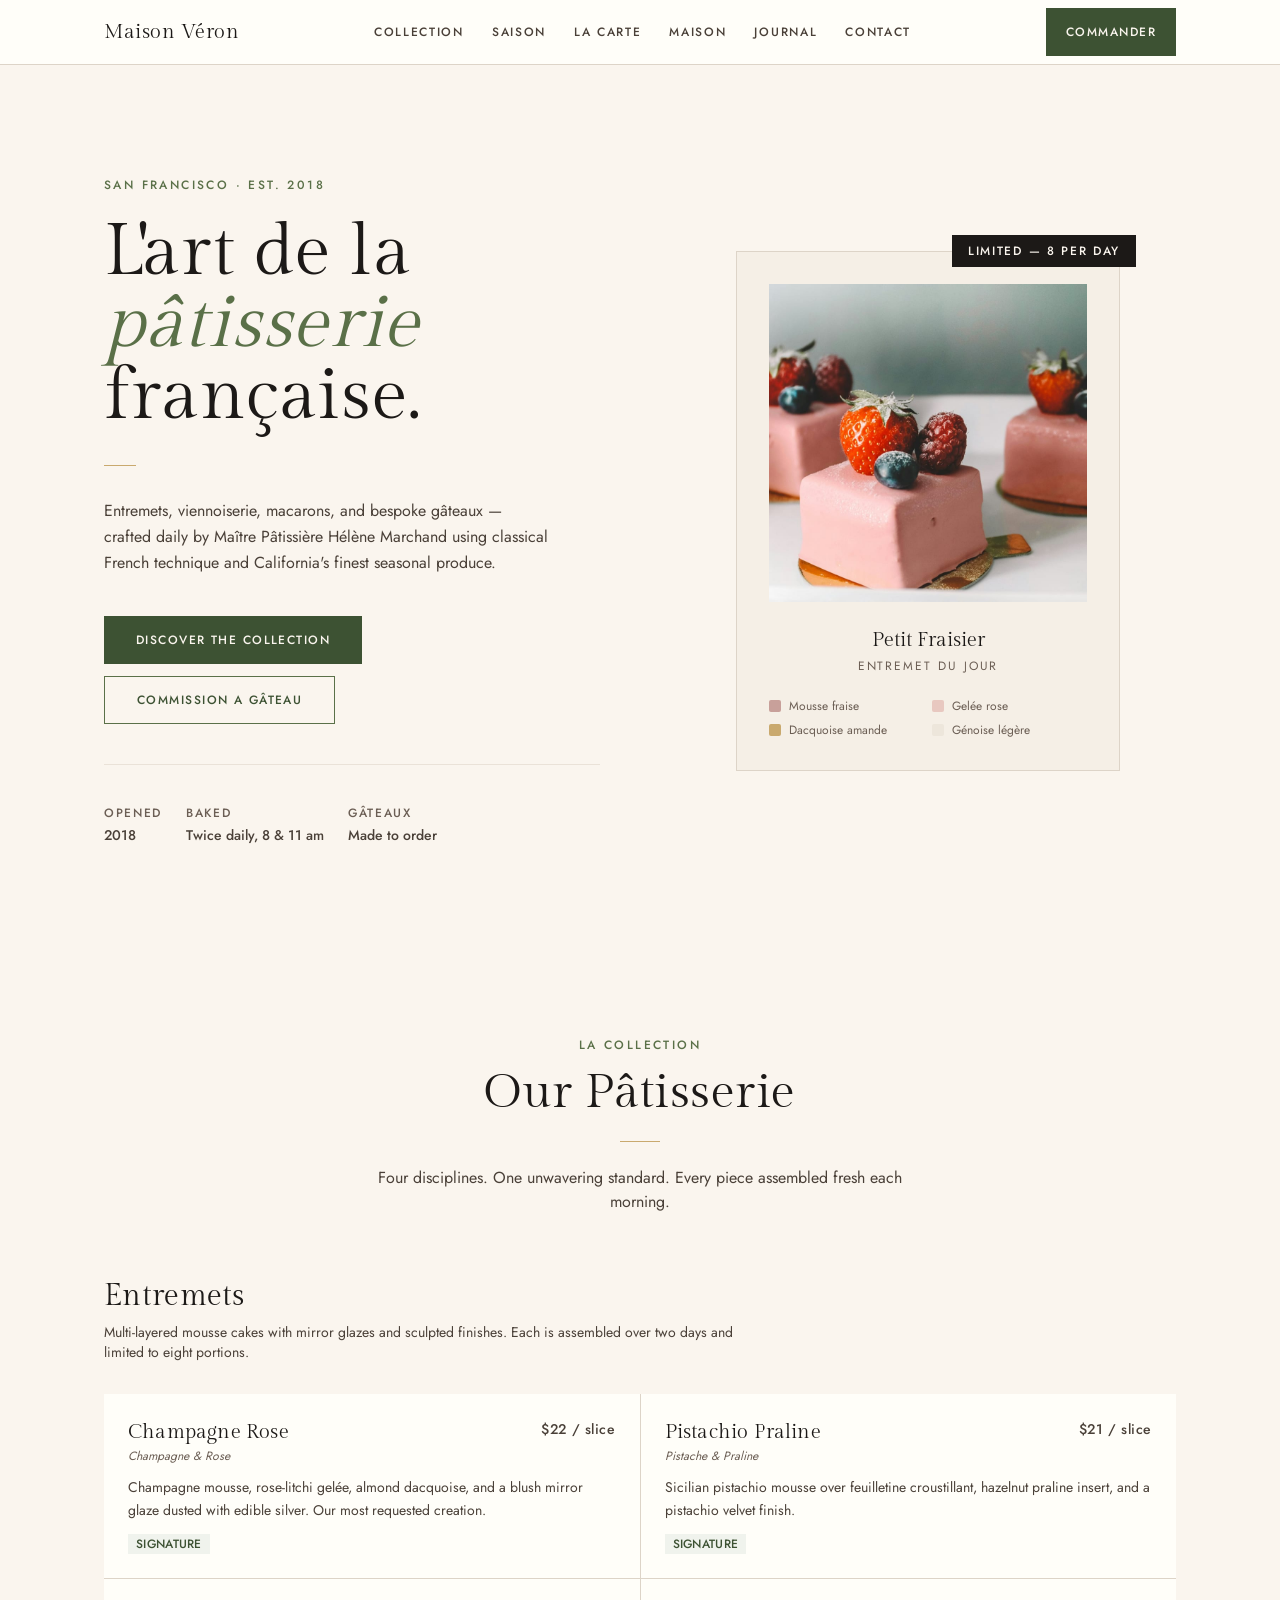
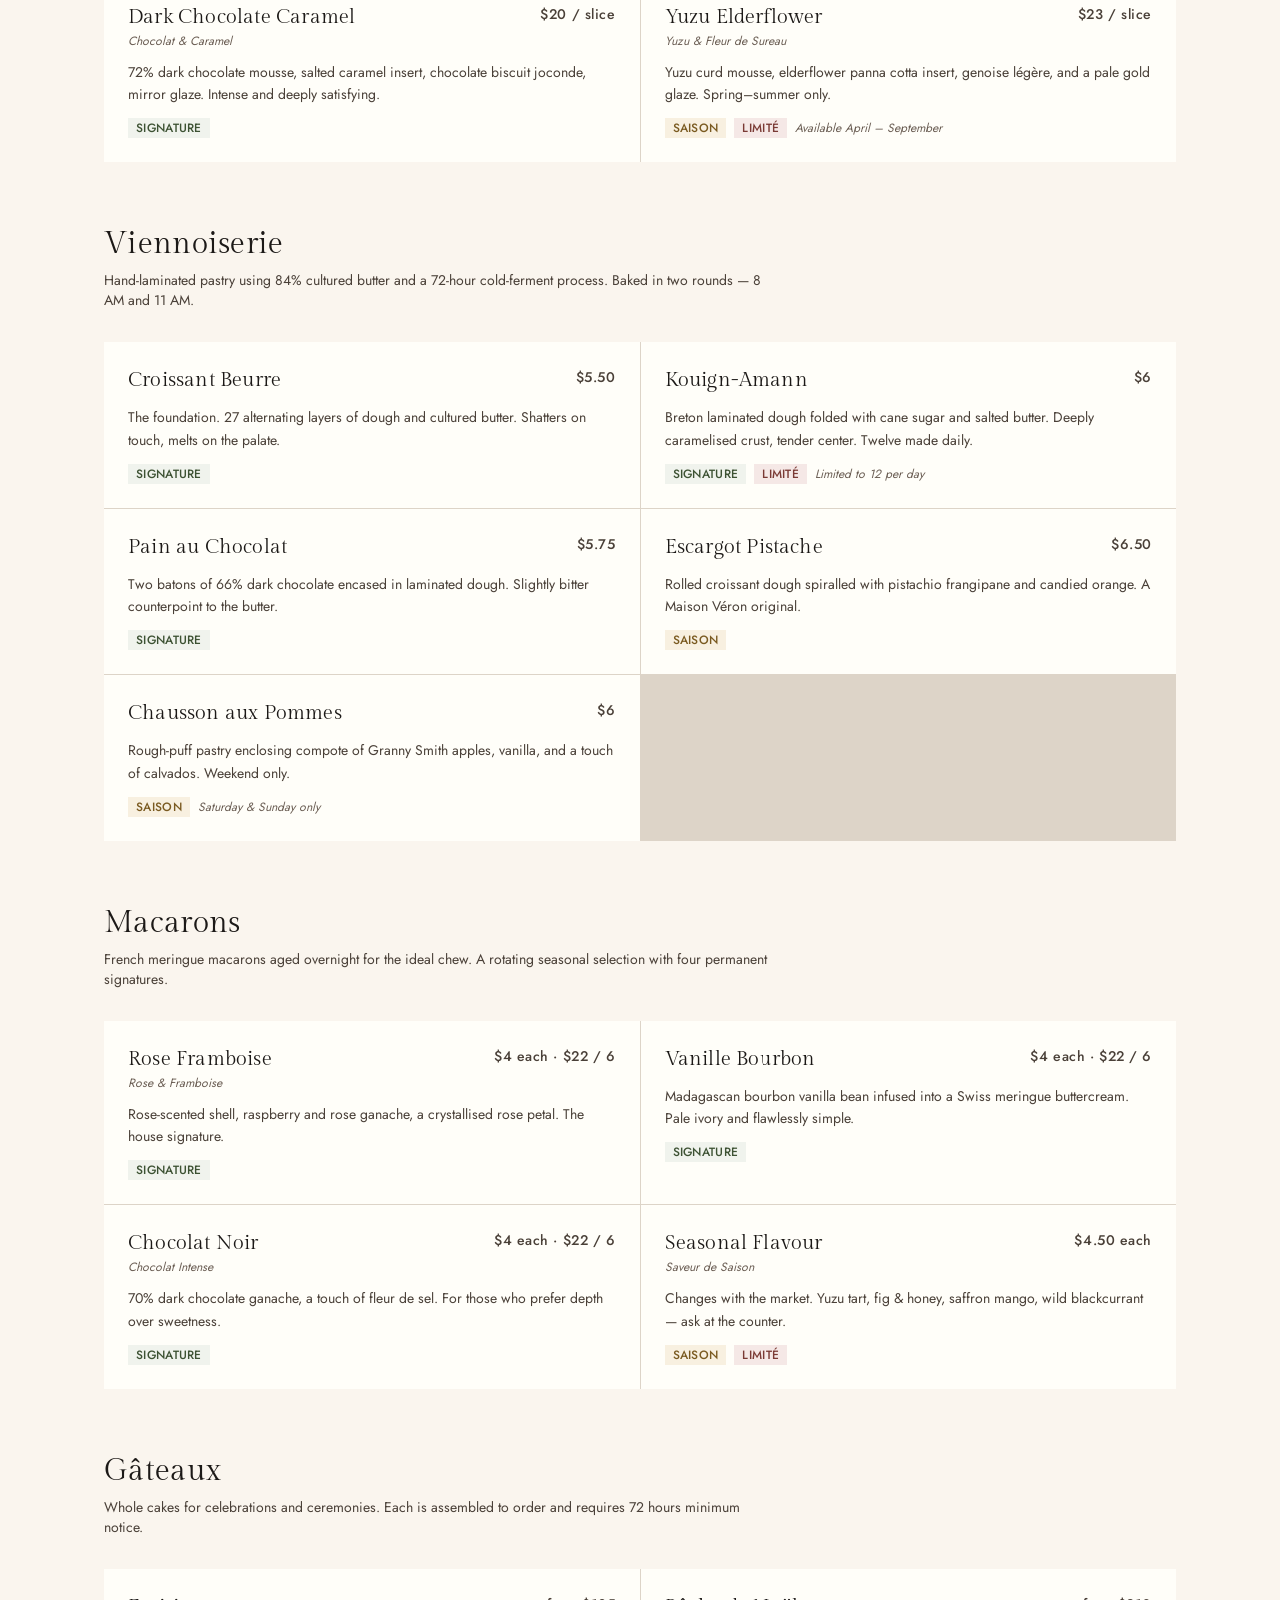
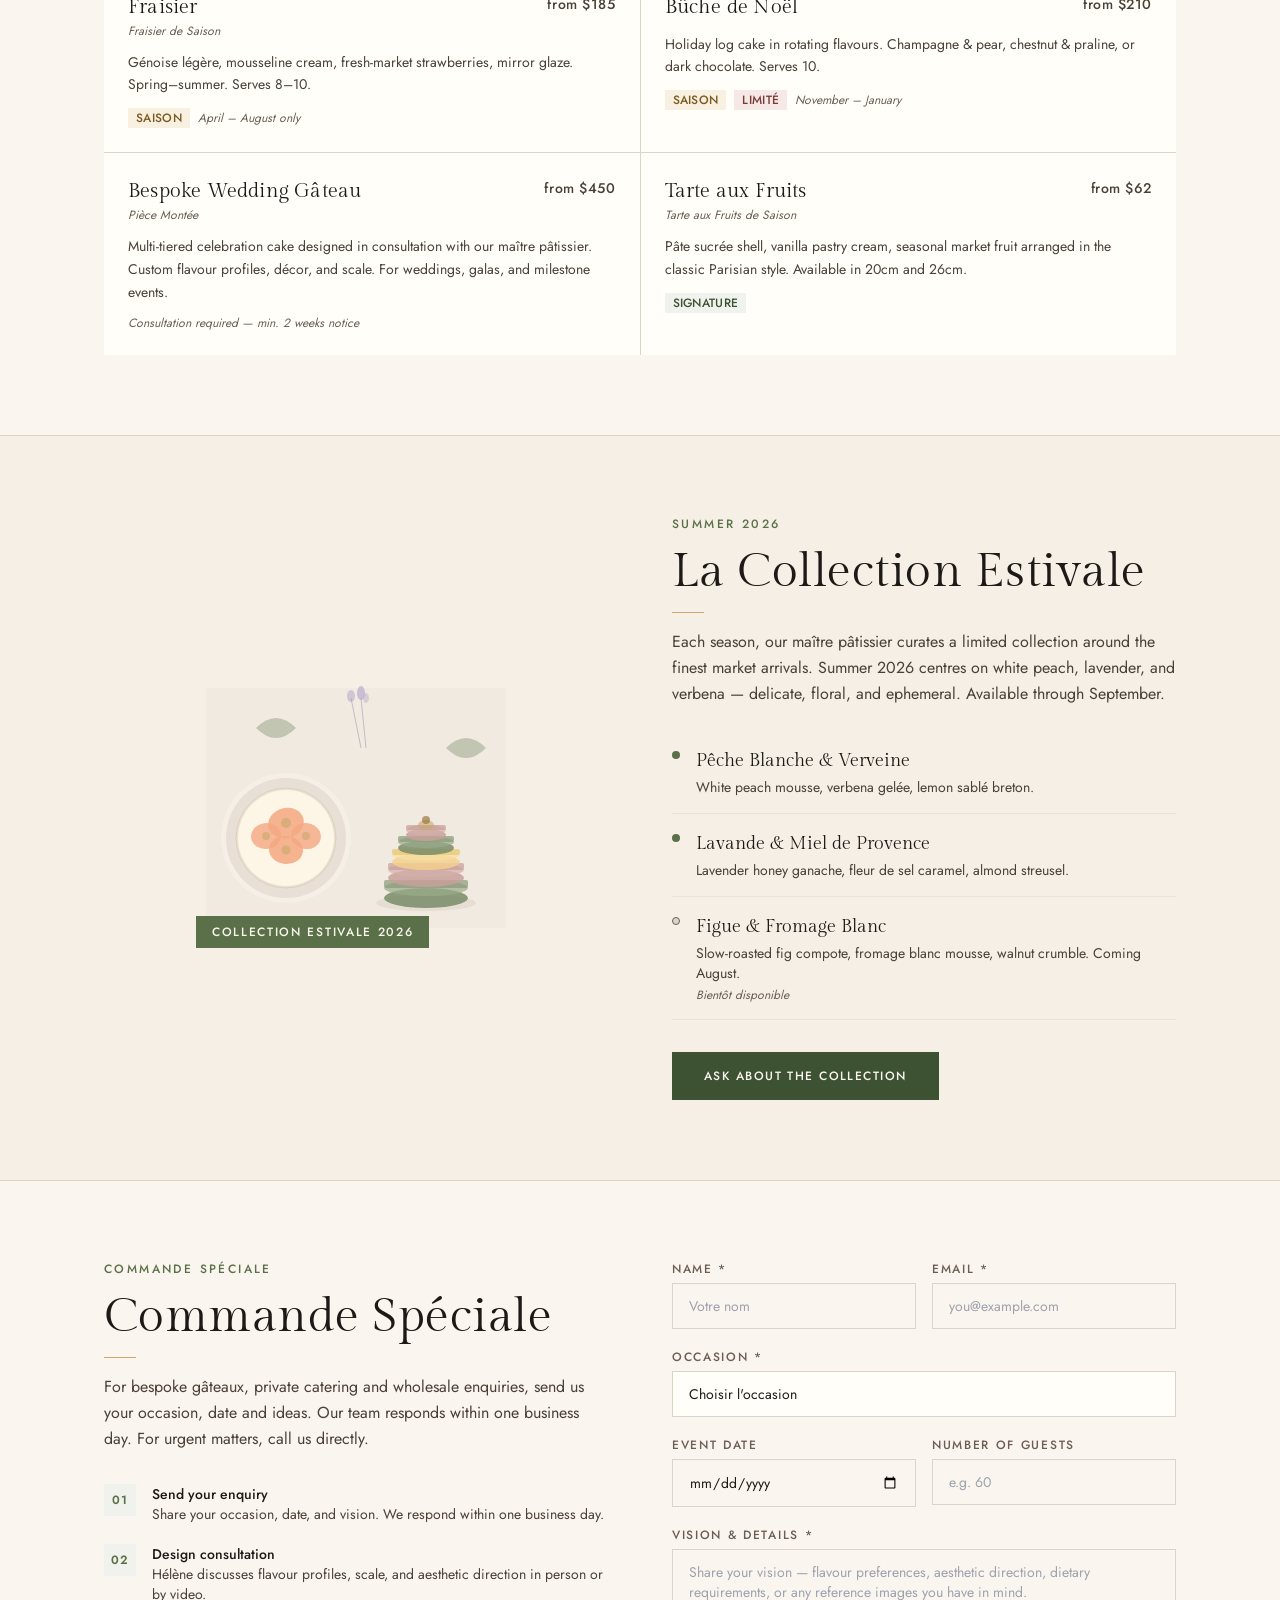
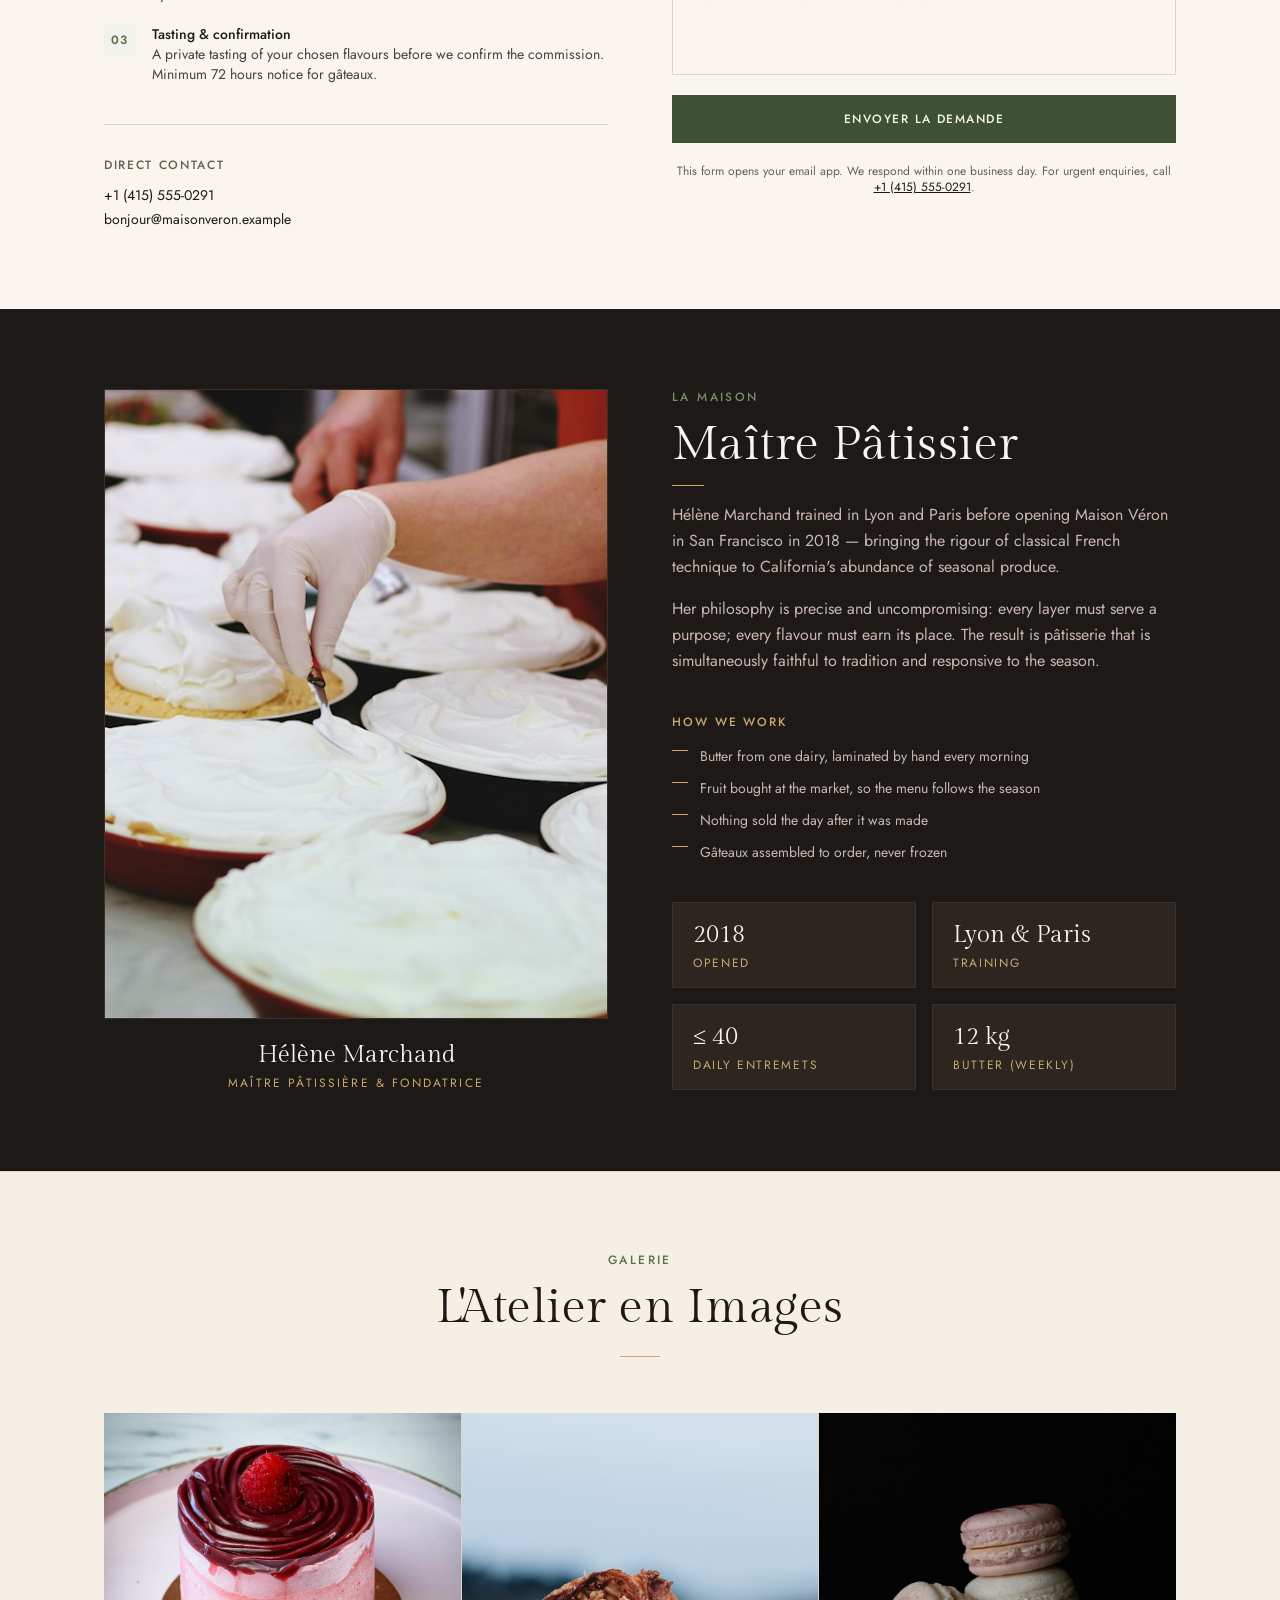
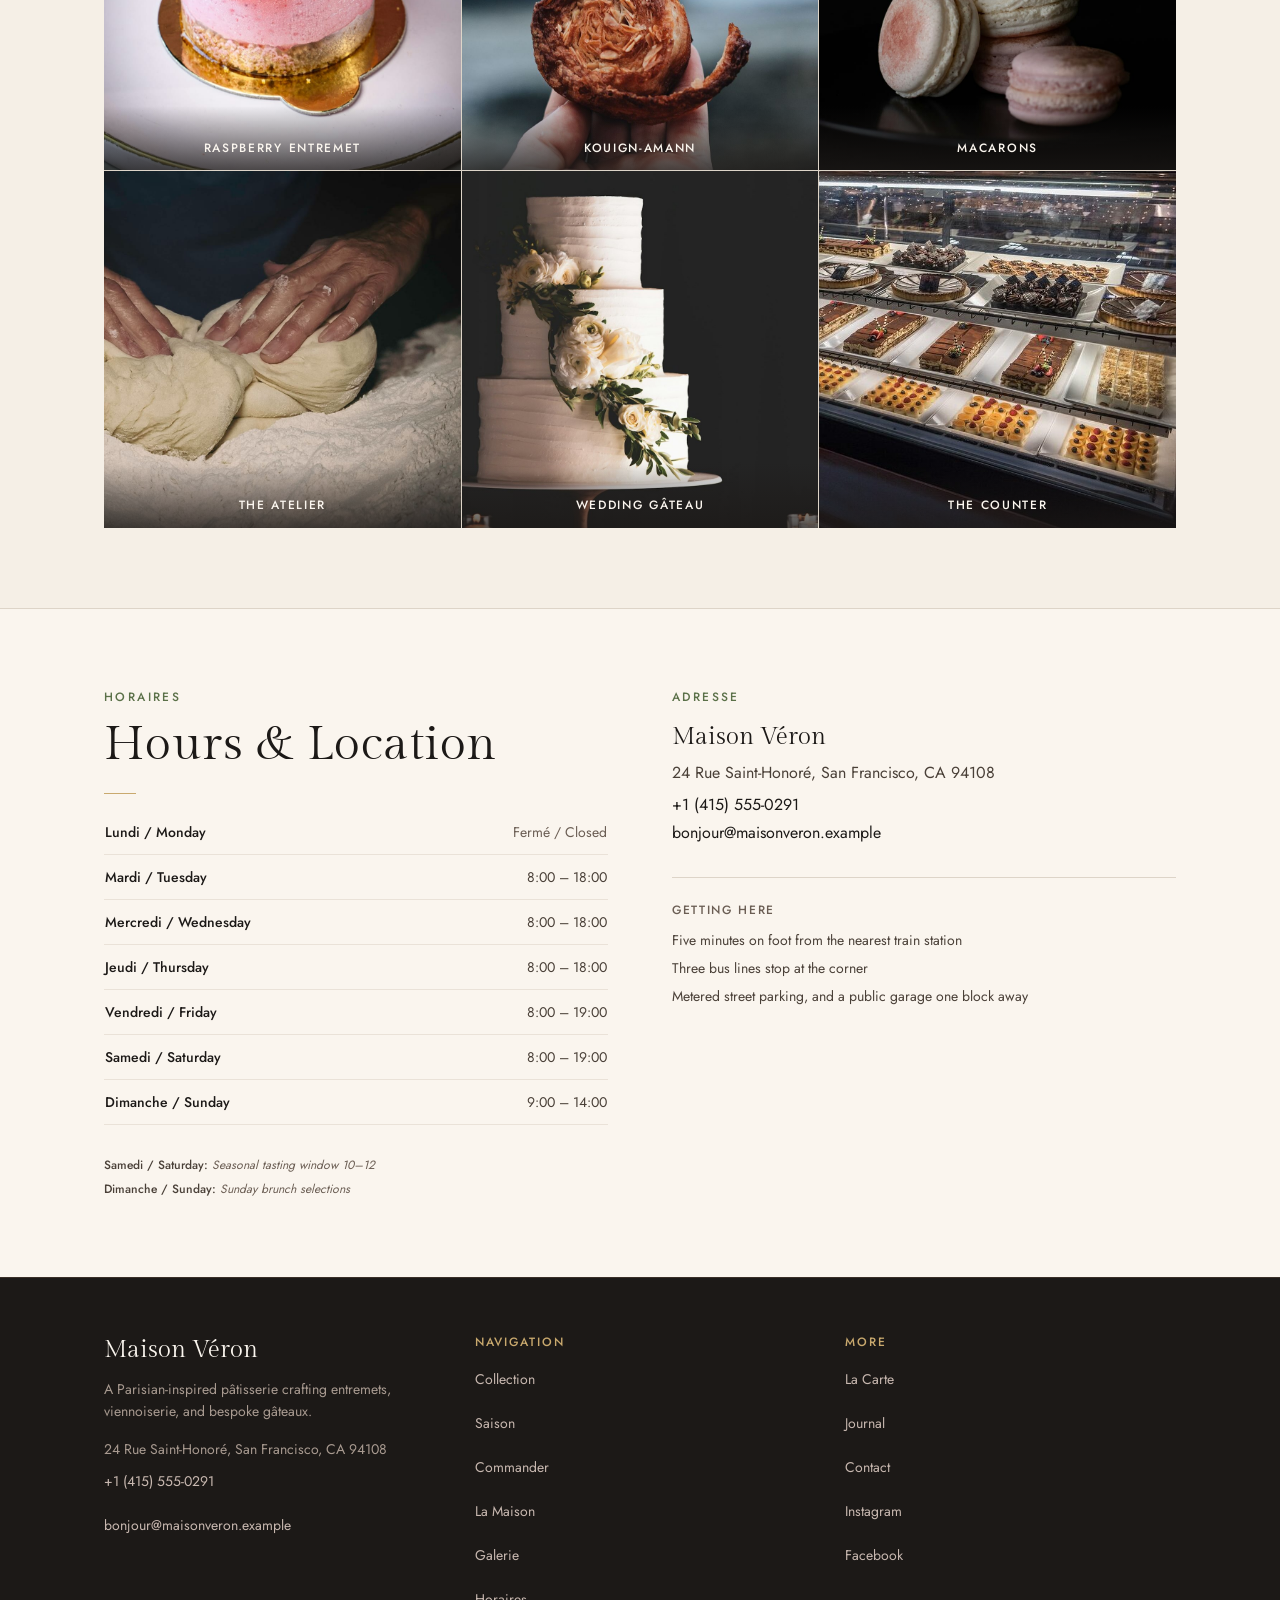
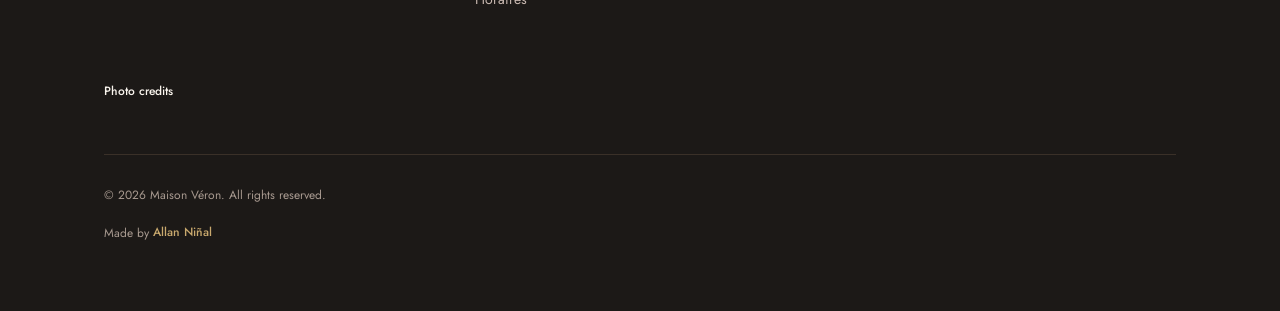
<file: index.html>
<!DOCTYPE html><html lang="en" class="scroll-smooth"> <head><meta charset="utf-8"><meta name="viewport" content="width=device-width, initial-scale=1, viewport-fit=cover"><meta name="theme-color" content="#FAF5EE"><title>Maison Véron — French Pâtisserie, San Francisco</title><meta name="description" content="A high-end French pâtisserie in San Francisco. Entremets, viennoiserie, macarons and bespoke gâteaux, plus seasonal collections and catering."><link rel="canonical" href="https://example.com/"><meta name="robots" content="index, follow"><meta name="author" content="Maison Véron"><!-- Open Graph --><meta property="og:title" content="Maison Véron — French Pâtisserie, San Francisco"><meta property="og:description" content="A high-end French pâtisserie in San Francisco. Entremets, viennoiserie, macarons and bespoke gâteaux, plus seasonal collections and catering."><meta property="og:url" content="https://example.com/"><meta property="og:type" content="restaurant.cafe"><meta property="og:site_name" content="Maison Véron"><meta property="og:locale" content="en_US"><meta property="og:image" content="https://example.com/og-image.png"><meta property="og:image:type" content="image/png"><meta property="og:image:width" content="1200"><meta property="og:image:height" content="630"><meta property="og:image:alt" content="Maison Véron — French Pâtisserie, San Francisco"><!-- Twitter / X --><meta name="twitter:card" content="summary_large_image"><meta name="twitter:title" content="Maison Véron — French Pâtisserie, San Francisco"><meta name="twitter:description" content="A high-end French pâtisserie in San Francisco. Entremets, viennoiserie, macarons and bespoke gâteaux, plus seasonal collections and catering."><meta name="twitter:image" content="https://example.com/og-image.png"><link rel="icon" href="./favicon.svg" type="image/svg+xml"><link rel="apple-touch-icon" href="./favicon.svg"><script type="application/ld+json">{"@context":"https://schema.org","@type":"Bakery","name":"Maison Véron","description":"Maison Véron is a high-end French pâtisserie where every creation begins with the finest seasonal ingredients and classical technique. From delicate entremets and hand-laminated viennoiserie to bespoke occasion gâteaux, each piece is crafted with the precision and artistry of a maître pâtissier.","url":"https://example.com/","telephone":"+1 (415) 555-0291","email":"bonjour@maisonveron.example","address":{"@type":"PostalAddress","streetAddress":"24 Rue Saint-Honoré","addressLocality":"San Francisco","addressRegion":"CA","postalCode":"94108","addressCountry":"US"},"servesCuisine":["French","Pâtisserie","Pastry"],"priceRange":"$$$","openingHoursSpecification":[{"@type":"OpeningHoursSpecification","dayOfWeek":["Tuesday","Wednesday","Thursday"],"opens":"08:00","closes":"18:00"},{"@type":"OpeningHoursSpecification","dayOfWeek":["Friday","Saturday"],"opens":"08:00","closes":"19:00"},{"@type":"OpeningHoursSpecification","dayOfWeek":["Sunday"],"opens":"09:00","closes":"14:00"}],"menu":"https://example.com/#collection","image":"https://example.com/og-image.png","foundingDate":"2018","founder":{"@type":"Person","name":"Hélène Marchand","jobTitle":"Maître Pâtissière"}}</script><script type="application/ld+json">{"@context":"https://schema.org","@type":"Menu","name":"Maison Véron Collection","description":"Entremets, viennoiserie, macarons, and bespoke gâteaux — crafted to order by our maître pâtissière.","hasMenuSection":[{"@type":"MenuSection","name":"Entremets","description":"Multi-layered mousse cakes with mirror glazes and sculpted finishes."},{"@type":"MenuSection","name":"Viennoiserie","description":"Hand-laminated pastry using 84% cultured butter and 72-hour cold ferment."},{"@type":"MenuSection","name":"Macarons","description":"French meringue macarons aged overnight for the ideal chew."},{"@type":"MenuSection","name":"Gâteaux","description":"Whole celebration cakes assembled to order with 72-hour notice."}]}</script><link rel="stylesheet" href="./assets/index.BZvtxcZK.css">
<style>.collection-cat[data-astro-cid-4yyiiz3i]+.collection-cat[data-astro-cid-4yyiiz3i]{margin-top:4rem}.gallery-tile[data-astro-cid-ke4qjar2]{position:relative;margin:0;aspect-ratio:1;overflow:hidden;background-color:var(--color-surface-3)}.gallery-tile[data-astro-cid-ke4qjar2] img[data-astro-cid-ke4qjar2]{position:absolute;inset:0;width:100%;height:100%;-o-object-fit:cover;object-fit:cover}.gallery-tile[data-astro-cid-ke4qjar2] figcaption[data-astro-cid-ke4qjar2]{position:absolute;inset-inline:0;bottom:0;padding:2rem 1rem .75rem;text-align:center;background:linear-gradient(to top,rgba(28,25,23,.75),transparent);color:#faf5ee;font-size:.75rem;font-weight:500;letter-spacing:.14em;text-transform:uppercase}
</style></head> <body class="min-h-screen flex flex-col antialiased"> <a href="#main-content" class="sr-only focus:not-sr-only focus:fixed focus:top-4 focus:left-4 focus:z-[100] btn-primary">
Skip to main content
</a> <header style="background-color: var(--color-surface); border-bottom: 1px solid var(--color-border);" class="sticky top-0 z-50" data-astro-cid-ctg3m53h> <div class="container-x" data-astro-cid-ctg3m53h> <div class="flex items-center justify-between h-16 gap-4" data-astro-cid-ctg3m53h> <a href="./index.html" class="flex-shrink-0 inline-flex items-center" style="min-height: 44px;" aria-label="Maison Véron — Home" data-astro-cid-ctg3m53h> <span class="font-display text-xl tracking-wide" style="color: var(--color-text);" data-astro-cid-ctg3m53h>Maison Véron</span> </a> <nav aria-label="Main navigation" class="hidden lg:flex items-center gap-7" data-astro-cid-ctg3m53h> <a href="./index.html#collection" class="nav-link" data-astro-cid-ctg3m53h>Collection</a><a href="./index.html#saison" class="nav-link" data-astro-cid-ctg3m53h>Saison</a><a href="./menu/index.html" class="nav-link" data-astro-cid-ctg3m53h>La Carte</a><a href="./index.html#maison" class="nav-link" data-astro-cid-ctg3m53h>Maison</a><a href="./journal/index.html" class="nav-link" data-astro-cid-ctg3m53h>Journal</a><a href="./contact/index.html" class="nav-link" data-astro-cid-ctg3m53h>Contact</a> </nav> <a href="./index.html#commande" class="btn-primary hidden lg:inline-flex text-xs px-5" data-astro-cid-ctg3m53h>Commander</a> <!-- Phone and tablet: menu (no JavaScript) --> <details class="mobile-menu lg:hidden" data-astro-cid-ctg3m53h> <summary aria-label="Menu" data-astro-cid-ctg3m53h>Menu</summary> <nav aria-label="Mobile navigation" data-astro-cid-ctg3m53h> <a href="./index.html#collection" data-astro-cid-ctg3m53h>Collection</a><a href="./index.html#saison" data-astro-cid-ctg3m53h>Saison</a><a href="./menu/index.html" data-astro-cid-ctg3m53h>La Carte</a><a href="./index.html#maison" data-astro-cid-ctg3m53h>Maison</a><a href="./journal/index.html" data-astro-cid-ctg3m53h>Journal</a><a href="./contact/index.html" data-astro-cid-ctg3m53h>Contact</a> <a href="./index.html#commande" class="mobile-menu__cta" data-astro-cid-ctg3m53h>Commander</a> </nav> </details> </div> </div> </header>  <main id="main-content" class="flex-1">  <section id="hero" aria-label="Hero — Maison Véron" style="background-color: var(--color-bg);"> <div class="container-x py-20 lg:py-28"> <div class="grid lg:grid-cols-2 gap-12 lg:gap-20 items-center"> <!-- Left: editorial copy --> <div> <p class="eyebrow mb-6">San Francisco · Est. 2018</p> <h1 id="hero-heading" class="font-display text-5xl sm:text-6xl lg:text-7xl leading-none" style="color: var(--color-text);">
L'art de la<br> <em style="font-style: italic; color: var(--color-accent);">pâtisserie</em><br>
française.
</h1> <span class="gold-rule mt-8 mb-8"></span> <p class="text-base leading-relaxed max-w-md" style="color: var(--color-text-muted);">
Entremets, viennoiserie, macarons, and bespoke gâteaux — crafted daily by Maître Pâtissière Hélène Marchand using classical French technique and California's finest seasonal produce.
</p> <div class="flex flex-wrap gap-3 mt-10"> <a href="./index.html#collection" class="btn-primary">Discover the Collection</a> <a href="./index.html#commande" class="btn-ghost">Commission a Gâteau</a> </div> <!-- Facts strip --> <div class="mt-10 pt-10 border-t flex flex-wrap gap-6" style="border-color: var(--color-border-light);"> <div> <p class="text-xs font-medium uppercase tracking-widest mb-1" style="color: var(--color-text-subtle); letter-spacing: 0.14em;">Opened</p> <p class="text-sm font-medium" style="color: var(--color-text-muted);">2018</p> </div> <div> <p class="text-xs font-medium uppercase tracking-widest mb-1" style="color: var(--color-text-subtle); letter-spacing: 0.14em;">Baked</p> <p class="text-sm font-medium" style="color: var(--color-text-muted);">Twice daily, 8 &amp; 11 am</p> </div> <div> <p class="text-xs font-medium uppercase tracking-widest mb-1" style="color: var(--color-text-subtle); letter-spacing: 0.14em;">Gâteaux</p> <p class="text-sm font-medium" style="color: var(--color-text-muted);">Made to order</p> </div> </div> </div> <!-- Right: the entremet of the day --> <div class="flex items-center justify-center"> <div class="relative w-full max-w-sm"> <div style="background-color: var(--color-surface-2); border: 1px solid var(--color-border);" class="p-8 flex flex-col items-center gap-6"> <img src="./images/hero.jpg" alt="Three small pink entremets topped with strawberries and berries" width="900" height="900" fetchpriority="high" decoding="async" class="w-full" style="aspect-ratio:1/1; object-fit:cover;"> <!-- Labels --> <div class="w-full text-center"> <p class="font-display text-xl" style="color: var(--color-text);">Petit Fraisier</p> <p class="text-xs mt-1 uppercase tracking-widest" style="color: var(--color-text-subtle); letter-spacing: 0.16em;">Entremet du Jour</p> </div> <!-- Layer legend --> <div class="grid grid-cols-2 gap-2 w-full text-xs" style="color: var(--color-text-subtle);"> <div class="flex items-center gap-2"> <span class="w-3 h-3 inline-block rounded-sm flex-shrink-0" style="background-color: #C8A09A;"></span> <span>Mousse fraise</span> </div> <div class="flex items-center gap-2"> <span class="w-3 h-3 inline-block rounded-sm flex-shrink-0" style="background-color: #E8C8C0;"></span> <span>Gelée rose</span> </div> <div class="flex items-center gap-2"> <span class="w-3 h-3 inline-block rounded-sm flex-shrink-0" style="background-color: #C9A96E;"></span> <span>Dacquoise amande</span> </div> <div class="flex items-center gap-2"> <span class="w-3 h-3 inline-block rounded-sm flex-shrink-0" style="background-color: #EDE6DB;"></span> <span>Génoise légère</span> </div> </div> </div> <!-- Floating tag --> <div class="absolute -top-4 -right-4 py-2 px-4" style="background-color: var(--color-dark-bg); color: var(--color-btn-text);"> <p class="text-xs font-medium uppercase tracking-widest" style="letter-spacing: 0.14em;">Limited — 8 per day</p> </div> </div> </div> </div> </div> </section> <section id="collection" aria-labelledby="collection-heading" style="background-color: var(--color-bg);" data-astro-cid-4yyiiz3i> <div class="container-x py-20" data-astro-cid-4yyiiz3i> <!-- Section header --> <div class="text-center mb-16" data-astro-cid-4yyiiz3i> <p class="eyebrow mb-4" data-astro-cid-4yyiiz3i>La Collection</p> <h2 id="collection-heading" class="font-display text-4xl sm:text-5xl" style="color: var(--color-text);" data-astro-cid-4yyiiz3i>
Our Pâtisserie
</h2> <span class="deco-rule" data-astro-cid-4yyiiz3i></span> <p class="text-base max-w-xl mx-auto" style="color: var(--color-text-muted);" data-astro-cid-4yyiiz3i>
Four disciplines. One unwavering standard. Every piece assembled fresh each morning.
</p> </div> <!-- Every category, each under its own heading --> <div id="cat-entremet" class="collection-cat" aria-labelledby="cat-entremet-heading" role="region" data-astro-cid-4yyiiz3i> <h3 id="cat-entremet-heading" class="font-display text-3xl mb-2" style="color: var(--color-text);" data-astro-cid-4yyiiz3i>Entremets</h3> <p class="text-sm mb-8 max-w-2xl" style="color: var(--color-text-muted);" data-astro-cid-4yyiiz3i>Multi-layered mousse cakes with mirror glazes and sculpted finishes. Each is assembled over two days and limited to eight portions.</p> <div class="grid sm:grid-cols-2 gap-px" style="background-color: var(--color-border);" data-astro-cid-4yyiiz3i> <article class="p-6" style="background-color: var(--color-surface);" data-astro-cid-4yyiiz3i> <div class="flex items-start justify-between gap-4 mb-3" data-astro-cid-4yyiiz3i> <div data-astro-cid-4yyiiz3i> <h4 class="font-display text-xl" style="color: var(--color-text);" data-astro-cid-4yyiiz3i>Champagne Rose</h4> <p class="text-xs mt-0.5 italic" style="color: var(--color-text-subtle);" data-astro-cid-4yyiiz3i>Champagne &amp; Rose</p> </div> <span class="price-tag whitespace-nowrap flex-shrink-0" data-astro-cid-4yyiiz3i>$22 / slice</span> </div> <p class="text-sm leading-relaxed mb-3" style="color: var(--color-text-muted);" data-astro-cid-4yyiiz3i>Champagne mousse, rose-litchi gelée, almond dacquoise, and a blush mirror glaze dusted with edible silver. Our most requested creation.</p> <div class="flex flex-wrap items-center gap-2" data-astro-cid-4yyiiz3i> <span class="inline-block text-xs font-medium px-2 py-0.5 uppercase tracking-wide" style="background-color: var(--color-tag-signature-bg); color: var(--color-tag-signature-text);" data-astro-cid-4yyiiz3i> Signature </span>  </div> </article><article class="p-6" style="background-color: var(--color-surface);" data-astro-cid-4yyiiz3i> <div class="flex items-start justify-between gap-4 mb-3" data-astro-cid-4yyiiz3i> <div data-astro-cid-4yyiiz3i> <h4 class="font-display text-xl" style="color: var(--color-text);" data-astro-cid-4yyiiz3i>Pistachio Praline</h4> <p class="text-xs mt-0.5 italic" style="color: var(--color-text-subtle);" data-astro-cid-4yyiiz3i>Pistache &amp; Praline</p> </div> <span class="price-tag whitespace-nowrap flex-shrink-0" data-astro-cid-4yyiiz3i>$21 / slice</span> </div> <p class="text-sm leading-relaxed mb-3" style="color: var(--color-text-muted);" data-astro-cid-4yyiiz3i>Sicilian pistachio mousse over feuilletine croustillant, hazelnut praline insert, and a pistachio velvet finish.</p> <div class="flex flex-wrap items-center gap-2" data-astro-cid-4yyiiz3i> <span class="inline-block text-xs font-medium px-2 py-0.5 uppercase tracking-wide" style="background-color: var(--color-tag-signature-bg); color: var(--color-tag-signature-text);" data-astro-cid-4yyiiz3i> Signature </span>  </div> </article><article class="p-6" style="background-color: var(--color-surface);" data-astro-cid-4yyiiz3i> <div class="flex items-start justify-between gap-4 mb-3" data-astro-cid-4yyiiz3i> <div data-astro-cid-4yyiiz3i> <h4 class="font-display text-xl" style="color: var(--color-text);" data-astro-cid-4yyiiz3i>Dark Chocolate Caramel</h4> <p class="text-xs mt-0.5 italic" style="color: var(--color-text-subtle);" data-astro-cid-4yyiiz3i>Chocolat &amp; Caramel</p> </div> <span class="price-tag whitespace-nowrap flex-shrink-0" data-astro-cid-4yyiiz3i>$20 / slice</span> </div> <p class="text-sm leading-relaxed mb-3" style="color: var(--color-text-muted);" data-astro-cid-4yyiiz3i>72% dark chocolate mousse, salted caramel insert, chocolate biscuit joconde, mirror glaze. Intense and deeply satisfying.</p> <div class="flex flex-wrap items-center gap-2" data-astro-cid-4yyiiz3i> <span class="inline-block text-xs font-medium px-2 py-0.5 uppercase tracking-wide" style="background-color: var(--color-tag-signature-bg); color: var(--color-tag-signature-text);" data-astro-cid-4yyiiz3i> Signature </span>  </div> </article><article class="p-6" style="background-color: var(--color-surface);" data-astro-cid-4yyiiz3i> <div class="flex items-start justify-between gap-4 mb-3" data-astro-cid-4yyiiz3i> <div data-astro-cid-4yyiiz3i> <h4 class="font-display text-xl" style="color: var(--color-text);" data-astro-cid-4yyiiz3i>Yuzu Elderflower</h4> <p class="text-xs mt-0.5 italic" style="color: var(--color-text-subtle);" data-astro-cid-4yyiiz3i>Yuzu &amp; Fleur de Sureau</p> </div> <span class="price-tag whitespace-nowrap flex-shrink-0" data-astro-cid-4yyiiz3i>$23 / slice</span> </div> <p class="text-sm leading-relaxed mb-3" style="color: var(--color-text-muted);" data-astro-cid-4yyiiz3i>Yuzu curd mousse, elderflower panna cotta insert, genoise légère, and a pale gold glaze. Spring–summer only.</p> <div class="flex flex-wrap items-center gap-2" data-astro-cid-4yyiiz3i> <span class="inline-block text-xs font-medium px-2 py-0.5 uppercase tracking-wide" style="background-color: var(--color-tag-seasonal-bg); color: var(--color-tag-seasonal-text);" data-astro-cid-4yyiiz3i> Saison </span><span class="inline-block text-xs font-medium px-2 py-0.5 uppercase tracking-wide" style="background-color: var(--color-tag-limited-bg); color: var(--color-tag-limited-text);" data-astro-cid-4yyiiz3i> Limité </span> <span class="text-xs italic" style="color: var(--color-text-subtle);" data-astro-cid-4yyiiz3i>Available April – September</span> </div> </article> </div> </div><div id="cat-viennoiserie" class="collection-cat" aria-labelledby="cat-viennoiserie-heading" role="region" data-astro-cid-4yyiiz3i> <h3 id="cat-viennoiserie-heading" class="font-display text-3xl mb-2" style="color: var(--color-text);" data-astro-cid-4yyiiz3i>Viennoiserie</h3> <p class="text-sm mb-8 max-w-2xl" style="color: var(--color-text-muted);" data-astro-cid-4yyiiz3i>Hand-laminated pastry using 84% cultured butter and a 72-hour cold-ferment process. Baked in two rounds — 8 AM and 11 AM.</p> <div class="grid sm:grid-cols-2 gap-px" style="background-color: var(--color-border);" data-astro-cid-4yyiiz3i> <article class="p-6" style="background-color: var(--color-surface);" data-astro-cid-4yyiiz3i> <div class="flex items-start justify-between gap-4 mb-3" data-astro-cid-4yyiiz3i> <div data-astro-cid-4yyiiz3i> <h4 class="font-display text-xl" style="color: var(--color-text);" data-astro-cid-4yyiiz3i>Croissant Beurre</h4>  </div> <span class="price-tag whitespace-nowrap flex-shrink-0" data-astro-cid-4yyiiz3i>$5.50</span> </div> <p class="text-sm leading-relaxed mb-3" style="color: var(--color-text-muted);" data-astro-cid-4yyiiz3i>The foundation. 27 alternating layers of dough and cultured butter. Shatters on touch, melts on the palate.</p> <div class="flex flex-wrap items-center gap-2" data-astro-cid-4yyiiz3i> <span class="inline-block text-xs font-medium px-2 py-0.5 uppercase tracking-wide" style="background-color: var(--color-tag-signature-bg); color: var(--color-tag-signature-text);" data-astro-cid-4yyiiz3i> Signature </span>  </div> </article><article class="p-6" style="background-color: var(--color-surface);" data-astro-cid-4yyiiz3i> <div class="flex items-start justify-between gap-4 mb-3" data-astro-cid-4yyiiz3i> <div data-astro-cid-4yyiiz3i> <h4 class="font-display text-xl" style="color: var(--color-text);" data-astro-cid-4yyiiz3i>Kouign-Amann</h4>  </div> <span class="price-tag whitespace-nowrap flex-shrink-0" data-astro-cid-4yyiiz3i>$6</span> </div> <p class="text-sm leading-relaxed mb-3" style="color: var(--color-text-muted);" data-astro-cid-4yyiiz3i>Breton laminated dough folded with cane sugar and salted butter. Deeply caramelised crust, tender center. Twelve made daily.</p> <div class="flex flex-wrap items-center gap-2" data-astro-cid-4yyiiz3i> <span class="inline-block text-xs font-medium px-2 py-0.5 uppercase tracking-wide" style="background-color: var(--color-tag-signature-bg); color: var(--color-tag-signature-text);" data-astro-cid-4yyiiz3i> Signature </span><span class="inline-block text-xs font-medium px-2 py-0.5 uppercase tracking-wide" style="background-color: var(--color-tag-limited-bg); color: var(--color-tag-limited-text);" data-astro-cid-4yyiiz3i> Limité </span> <span class="text-xs italic" style="color: var(--color-text-subtle);" data-astro-cid-4yyiiz3i>Limited to 12 per day</span> </div> </article><article class="p-6" style="background-color: var(--color-surface);" data-astro-cid-4yyiiz3i> <div class="flex items-start justify-between gap-4 mb-3" data-astro-cid-4yyiiz3i> <div data-astro-cid-4yyiiz3i> <h4 class="font-display text-xl" style="color: var(--color-text);" data-astro-cid-4yyiiz3i>Pain au Chocolat</h4>  </div> <span class="price-tag whitespace-nowrap flex-shrink-0" data-astro-cid-4yyiiz3i>$5.75</span> </div> <p class="text-sm leading-relaxed mb-3" style="color: var(--color-text-muted);" data-astro-cid-4yyiiz3i>Two batons of 66% dark chocolate encased in laminated dough. Slightly bitter counterpoint to the butter.</p> <div class="flex flex-wrap items-center gap-2" data-astro-cid-4yyiiz3i> <span class="inline-block text-xs font-medium px-2 py-0.5 uppercase tracking-wide" style="background-color: var(--color-tag-signature-bg); color: var(--color-tag-signature-text);" data-astro-cid-4yyiiz3i> Signature </span>  </div> </article><article class="p-6" style="background-color: var(--color-surface);" data-astro-cid-4yyiiz3i> <div class="flex items-start justify-between gap-4 mb-3" data-astro-cid-4yyiiz3i> <div data-astro-cid-4yyiiz3i> <h4 class="font-display text-xl" style="color: var(--color-text);" data-astro-cid-4yyiiz3i>Escargot Pistache</h4>  </div> <span class="price-tag whitespace-nowrap flex-shrink-0" data-astro-cid-4yyiiz3i>$6.50</span> </div> <p class="text-sm leading-relaxed mb-3" style="color: var(--color-text-muted);" data-astro-cid-4yyiiz3i>Rolled croissant dough spiralled with pistachio frangipane and candied orange. A Maison Véron original.</p> <div class="flex flex-wrap items-center gap-2" data-astro-cid-4yyiiz3i> <span class="inline-block text-xs font-medium px-2 py-0.5 uppercase tracking-wide" style="background-color: var(--color-tag-seasonal-bg); color: var(--color-tag-seasonal-text);" data-astro-cid-4yyiiz3i> Saison </span>  </div> </article><article class="p-6" style="background-color: var(--color-surface);" data-astro-cid-4yyiiz3i> <div class="flex items-start justify-between gap-4 mb-3" data-astro-cid-4yyiiz3i> <div data-astro-cid-4yyiiz3i> <h4 class="font-display text-xl" style="color: var(--color-text);" data-astro-cid-4yyiiz3i>Chausson aux Pommes</h4>  </div> <span class="price-tag whitespace-nowrap flex-shrink-0" data-astro-cid-4yyiiz3i>$6</span> </div> <p class="text-sm leading-relaxed mb-3" style="color: var(--color-text-muted);" data-astro-cid-4yyiiz3i>Rough-puff pastry enclosing compote of Granny Smith apples, vanilla, and a touch of calvados. Weekend only.</p> <div class="flex flex-wrap items-center gap-2" data-astro-cid-4yyiiz3i> <span class="inline-block text-xs font-medium px-2 py-0.5 uppercase tracking-wide" style="background-color: var(--color-tag-seasonal-bg); color: var(--color-tag-seasonal-text);" data-astro-cid-4yyiiz3i> Saison </span> <span class="text-xs italic" style="color: var(--color-text-subtle);" data-astro-cid-4yyiiz3i>Saturday &amp; Sunday only</span> </div> </article> </div> </div><div id="cat-macarons" class="collection-cat" aria-labelledby="cat-macarons-heading" role="region" data-astro-cid-4yyiiz3i> <h3 id="cat-macarons-heading" class="font-display text-3xl mb-2" style="color: var(--color-text);" data-astro-cid-4yyiiz3i>Macarons</h3> <p class="text-sm mb-8 max-w-2xl" style="color: var(--color-text-muted);" data-astro-cid-4yyiiz3i>French meringue macarons aged overnight for the ideal chew. A rotating seasonal selection with four permanent signatures.</p> <div class="grid sm:grid-cols-2 gap-px" style="background-color: var(--color-border);" data-astro-cid-4yyiiz3i> <article class="p-6" style="background-color: var(--color-surface);" data-astro-cid-4yyiiz3i> <div class="flex items-start justify-between gap-4 mb-3" data-astro-cid-4yyiiz3i> <div data-astro-cid-4yyiiz3i> <h4 class="font-display text-xl" style="color: var(--color-text);" data-astro-cid-4yyiiz3i>Rose Framboise</h4> <p class="text-xs mt-0.5 italic" style="color: var(--color-text-subtle);" data-astro-cid-4yyiiz3i>Rose &amp; Framboise</p> </div> <span class="price-tag whitespace-nowrap flex-shrink-0" data-astro-cid-4yyiiz3i>$4 each · $22 / 6</span> </div> <p class="text-sm leading-relaxed mb-3" style="color: var(--color-text-muted);" data-astro-cid-4yyiiz3i>Rose-scented shell, raspberry and rose ganache, a crystallised rose petal. The house signature.</p> <div class="flex flex-wrap items-center gap-2" data-astro-cid-4yyiiz3i> <span class="inline-block text-xs font-medium px-2 py-0.5 uppercase tracking-wide" style="background-color: var(--color-tag-signature-bg); color: var(--color-tag-signature-text);" data-astro-cid-4yyiiz3i> Signature </span>  </div> </article><article class="p-6" style="background-color: var(--color-surface);" data-astro-cid-4yyiiz3i> <div class="flex items-start justify-between gap-4 mb-3" data-astro-cid-4yyiiz3i> <div data-astro-cid-4yyiiz3i> <h4 class="font-display text-xl" style="color: var(--color-text);" data-astro-cid-4yyiiz3i>Vanille Bourbon</h4>  </div> <span class="price-tag whitespace-nowrap flex-shrink-0" data-astro-cid-4yyiiz3i>$4 each · $22 / 6</span> </div> <p class="text-sm leading-relaxed mb-3" style="color: var(--color-text-muted);" data-astro-cid-4yyiiz3i>Madagascan bourbon vanilla bean infused into a Swiss meringue buttercream. Pale ivory and flawlessly simple.</p> <div class="flex flex-wrap items-center gap-2" data-astro-cid-4yyiiz3i> <span class="inline-block text-xs font-medium px-2 py-0.5 uppercase tracking-wide" style="background-color: var(--color-tag-signature-bg); color: var(--color-tag-signature-text);" data-astro-cid-4yyiiz3i> Signature </span>  </div> </article><article class="p-6" style="background-color: var(--color-surface);" data-astro-cid-4yyiiz3i> <div class="flex items-start justify-between gap-4 mb-3" data-astro-cid-4yyiiz3i> <div data-astro-cid-4yyiiz3i> <h4 class="font-display text-xl" style="color: var(--color-text);" data-astro-cid-4yyiiz3i>Chocolat Noir</h4> <p class="text-xs mt-0.5 italic" style="color: var(--color-text-subtle);" data-astro-cid-4yyiiz3i>Chocolat Intense</p> </div> <span class="price-tag whitespace-nowrap flex-shrink-0" data-astro-cid-4yyiiz3i>$4 each · $22 / 6</span> </div> <p class="text-sm leading-relaxed mb-3" style="color: var(--color-text-muted);" data-astro-cid-4yyiiz3i>70% dark chocolate ganache, a touch of fleur de sel. For those who prefer depth over sweetness.</p> <div class="flex flex-wrap items-center gap-2" data-astro-cid-4yyiiz3i> <span class="inline-block text-xs font-medium px-2 py-0.5 uppercase tracking-wide" style="background-color: var(--color-tag-signature-bg); color: var(--color-tag-signature-text);" data-astro-cid-4yyiiz3i> Signature </span>  </div> </article><article class="p-6" style="background-color: var(--color-surface);" data-astro-cid-4yyiiz3i> <div class="flex items-start justify-between gap-4 mb-3" data-astro-cid-4yyiiz3i> <div data-astro-cid-4yyiiz3i> <h4 class="font-display text-xl" style="color: var(--color-text);" data-astro-cid-4yyiiz3i>Seasonal Flavour</h4> <p class="text-xs mt-0.5 italic" style="color: var(--color-text-subtle);" data-astro-cid-4yyiiz3i>Saveur de Saison</p> </div> <span class="price-tag whitespace-nowrap flex-shrink-0" data-astro-cid-4yyiiz3i>$4.50 each</span> </div> <p class="text-sm leading-relaxed mb-3" style="color: var(--color-text-muted);" data-astro-cid-4yyiiz3i>Changes with the market. Yuzu tart, fig &amp; honey, saffron mango, wild blackcurrant — ask at the counter.</p> <div class="flex flex-wrap items-center gap-2" data-astro-cid-4yyiiz3i> <span class="inline-block text-xs font-medium px-2 py-0.5 uppercase tracking-wide" style="background-color: var(--color-tag-seasonal-bg); color: var(--color-tag-seasonal-text);" data-astro-cid-4yyiiz3i> Saison </span><span class="inline-block text-xs font-medium px-2 py-0.5 uppercase tracking-wide" style="background-color: var(--color-tag-limited-bg); color: var(--color-tag-limited-text);" data-astro-cid-4yyiiz3i> Limité </span>  </div> </article> </div> </div><div id="cat-gateaux" class="collection-cat" aria-labelledby="cat-gateaux-heading" role="region" data-astro-cid-4yyiiz3i> <h3 id="cat-gateaux-heading" class="font-display text-3xl mb-2" style="color: var(--color-text);" data-astro-cid-4yyiiz3i>Gâteaux</h3> <p class="text-sm mb-8 max-w-2xl" style="color: var(--color-text-muted);" data-astro-cid-4yyiiz3i>Whole cakes for celebrations and ceremonies. Each is assembled to order and requires 72 hours minimum notice.</p> <div class="grid sm:grid-cols-2 gap-px" style="background-color: var(--color-border);" data-astro-cid-4yyiiz3i> <article class="p-6" style="background-color: var(--color-surface);" data-astro-cid-4yyiiz3i> <div class="flex items-start justify-between gap-4 mb-3" data-astro-cid-4yyiiz3i> <div data-astro-cid-4yyiiz3i> <h4 class="font-display text-xl" style="color: var(--color-text);" data-astro-cid-4yyiiz3i>Fraisier</h4> <p class="text-xs mt-0.5 italic" style="color: var(--color-text-subtle);" data-astro-cid-4yyiiz3i>Fraisier de Saison</p> </div> <span class="price-tag whitespace-nowrap flex-shrink-0" data-astro-cid-4yyiiz3i>from $185</span> </div> <p class="text-sm leading-relaxed mb-3" style="color: var(--color-text-muted);" data-astro-cid-4yyiiz3i>Génoise légère, mousseline cream, fresh-market strawberries, mirror glaze. Spring–summer. Serves 8–10.</p> <div class="flex flex-wrap items-center gap-2" data-astro-cid-4yyiiz3i> <span class="inline-block text-xs font-medium px-2 py-0.5 uppercase tracking-wide" style="background-color: var(--color-tag-seasonal-bg); color: var(--color-tag-seasonal-text);" data-astro-cid-4yyiiz3i> Saison </span> <span class="text-xs italic" style="color: var(--color-text-subtle);" data-astro-cid-4yyiiz3i>April – August only</span> </div> </article><article class="p-6" style="background-color: var(--color-surface);" data-astro-cid-4yyiiz3i> <div class="flex items-start justify-between gap-4 mb-3" data-astro-cid-4yyiiz3i> <div data-astro-cid-4yyiiz3i> <h4 class="font-display text-xl" style="color: var(--color-text);" data-astro-cid-4yyiiz3i>Bûche de Noël</h4>  </div> <span class="price-tag whitespace-nowrap flex-shrink-0" data-astro-cid-4yyiiz3i>from $210</span> </div> <p class="text-sm leading-relaxed mb-3" style="color: var(--color-text-muted);" data-astro-cid-4yyiiz3i>Holiday log cake in rotating flavours. Champagne &amp; pear, chestnut &amp; praline, or dark chocolate. Serves 10.</p> <div class="flex flex-wrap items-center gap-2" data-astro-cid-4yyiiz3i> <span class="inline-block text-xs font-medium px-2 py-0.5 uppercase tracking-wide" style="background-color: var(--color-tag-seasonal-bg); color: var(--color-tag-seasonal-text);" data-astro-cid-4yyiiz3i> Saison </span><span class="inline-block text-xs font-medium px-2 py-0.5 uppercase tracking-wide" style="background-color: var(--color-tag-limited-bg); color: var(--color-tag-limited-text);" data-astro-cid-4yyiiz3i> Limité </span> <span class="text-xs italic" style="color: var(--color-text-subtle);" data-astro-cid-4yyiiz3i>November – January</span> </div> </article><article class="p-6" style="background-color: var(--color-surface);" data-astro-cid-4yyiiz3i> <div class="flex items-start justify-between gap-4 mb-3" data-astro-cid-4yyiiz3i> <div data-astro-cid-4yyiiz3i> <h4 class="font-display text-xl" style="color: var(--color-text);" data-astro-cid-4yyiiz3i>Bespoke Wedding Gâteau</h4> <p class="text-xs mt-0.5 italic" style="color: var(--color-text-subtle);" data-astro-cid-4yyiiz3i>Pièce Montée</p> </div> <span class="price-tag whitespace-nowrap flex-shrink-0" data-astro-cid-4yyiiz3i>from $450</span> </div> <p class="text-sm leading-relaxed mb-3" style="color: var(--color-text-muted);" data-astro-cid-4yyiiz3i>Multi-tiered celebration cake designed in consultation with our maître pâtissier. Custom flavour profiles, décor, and scale. For weddings, galas, and milestone events.</p> <div class="flex flex-wrap items-center gap-2" data-astro-cid-4yyiiz3i>  <span class="text-xs italic" style="color: var(--color-text-subtle);" data-astro-cid-4yyiiz3i>Consultation required — min. 2 weeks notice</span> </div> </article><article class="p-6" style="background-color: var(--color-surface);" data-astro-cid-4yyiiz3i> <div class="flex items-start justify-between gap-4 mb-3" data-astro-cid-4yyiiz3i> <div data-astro-cid-4yyiiz3i> <h4 class="font-display text-xl" style="color: var(--color-text);" data-astro-cid-4yyiiz3i>Tarte aux Fruits</h4> <p class="text-xs mt-0.5 italic" style="color: var(--color-text-subtle);" data-astro-cid-4yyiiz3i>Tarte aux Fruits de Saison</p> </div> <span class="price-tag whitespace-nowrap flex-shrink-0" data-astro-cid-4yyiiz3i>from $62</span> </div> <p class="text-sm leading-relaxed mb-3" style="color: var(--color-text-muted);" data-astro-cid-4yyiiz3i>Pâte sucrée shell, vanilla pastry cream, seasonal market fruit arranged in the classic Parisian style. Available in 20cm and 26cm.</p> <div class="flex flex-wrap items-center gap-2" data-astro-cid-4yyiiz3i> <span class="inline-block text-xs font-medium px-2 py-0.5 uppercase tracking-wide" style="background-color: var(--color-tag-signature-bg); color: var(--color-tag-signature-text);" data-astro-cid-4yyiiz3i> Signature </span>  </div> </article> </div> </div> </div> </section>  <section id="saison" aria-labelledby="saison-heading" style="background-color: var(--color-surface-2); border-top: 1px solid var(--color-border); border-bottom: 1px solid var(--color-border);"> <div class="container-x py-20"> <div class="grid lg:grid-cols-2 gap-16 items-center"> <!-- Left: editorial illustration --> <div class="flex justify-center" aria-hidden="true"> <div class="relative"> <!-- Seasonal collection SVG illustration --> <svg width="320" height="280" viewBox="0 0 320 280" fill="none" xmlns="http://www.w3.org/2000/svg" role="img" aria-label="Seasonal collection arrangement illustration"> <!-- Background plate / surface --> <rect x="10" y="20" width="300" height="240" rx="2" fill="#EDE6DB" opacity="0.5"></rect> <!-- Tarte aux fruits (left) --> <ellipse cx="90" cy="180" rx="65" ry="10" fill="#DDD4C8" opacity="0.4"></ellipse> <ellipse cx="90" cy="170" rx="65" ry="65" fill="#F5EFE6"></ellipse> <ellipse cx="90" cy="170" rx="60" ry="60" fill="#E8E0D6"></ellipse> <!-- Pastry cream --> <ellipse cx="90" cy="170" rx="48" ry="48" fill="#FDF5E6"></ellipse> <!-- Seasonal fruits arrangement (peaches) --> <ellipse cx="90" cy="155" rx="18" ry="15" fill="#F4A882" opacity="0.85" transform="rotate(-15 90 155)"></ellipse> <ellipse cx="110" cy="168" rx="15" ry="13" fill="#F4A882" opacity="0.8" transform="rotate(10 110 168)"></ellipse> <ellipse cx="90" cy="182" rx="17" ry="14" fill="#F4A882" opacity="0.85" transform="rotate(5 90 182)"></ellipse> <ellipse cx="70" cy="168" rx="15" ry="13" fill="#F4A882" opacity="0.8" transform="rotate(-8 70 168)"></ellipse> <!-- Flower centres --> <circle cx="90" cy="155" r="5" fill="#C9A96E" opacity="0.6"></circle> <circle cx="110" cy="168" r="4" fill="#C9A96E" opacity="0.6"></circle> <circle cx="90" cy="182" r="4.5" fill="#C9A96E" opacity="0.6"></circle> <circle cx="70" cy="168" r="4" fill="#C9A96E" opacity="0.6"></circle> <!-- Glaze shine --> <ellipse cx="90" cy="170" rx="50" ry="50" fill="none" stroke="#C9A96E" stroke-width="1" opacity="0.3"></ellipse> <!-- Macaron tower (right) --> <!-- Base plate --> <ellipse cx="230" cy="235" rx="50" ry="8" fill="#DDD4C8" opacity="0.5"></ellipse> <!-- Macarons stacked --> <!-- Layer 1 (bottom) --> <ellipse cx="230" cy="230" rx="42" ry="10" fill="#7A8C6A" opacity="0.85"></ellipse> <ellipse cx="230" cy="220" rx="42" ry="8" fill="#9AAB8A" opacity="0.7"></ellipse> <rect x="188" y="212" width="84" height="8" rx="2" fill="#8A9A7A" opacity="0.7"></rect> <!-- Layer 2 --> <ellipse cx="230" cy="210" rx="38" ry="9" fill="#C8A09A" opacity="0.85"></ellipse> <ellipse cx="230" cy="202" rx="38" ry="7" fill="#D4B0AA" opacity="0.7"></ellipse> <rect x="192" y="195" width="76" height="7" rx="2" fill="#C8A09A" opacity="0.7"></rect> <!-- Layer 3 --> <ellipse cx="230" cy="194" rx="34" ry="8" fill="#F4D090" opacity="0.85"></ellipse> <ellipse cx="230" cy="187" rx="34" ry="6" fill="#F8E0A0" opacity="0.7"></ellipse> <rect x="196" y="181" width="68" height="6" rx="2" fill="#E8C870" opacity="0.7"></rect> <!-- Layer 4 --> <ellipse cx="230" cy="180" rx="28" ry="7" fill="#7A8C6A" opacity="0.85"></ellipse> <ellipse cx="230" cy="174" rx="28" ry="6" fill="#9AAB8A" opacity="0.7"></ellipse> <rect x="202" y="168" width="56" height="6" rx="2" fill="#8A9A7A" opacity="0.7"></rect> <!-- Layer 5 (top) --> <ellipse cx="230" cy="167" rx="20" ry="6" fill="#C8A09A" opacity="0.85"></ellipse> <ellipse cx="230" cy="162" rx="20" ry="5" fill="#D4B0AA" opacity="0.7"></ellipse> <rect x="210" y="157" width="40" height="5" rx="2" fill="#C8A09A" opacity="0.7"></rect> <!-- Top decoration --> <ellipse cx="230" cy="157" rx="8" ry="5" fill="#C9A96E" opacity="0.6"></ellipse> <circle cx="230" cy="152" r="4" fill="#9A7840" opacity="0.7"></circle> <!-- Herb garnish --> <path d="M 60 60 Q 80 40 100 60 Q 80 80 60 60" fill="#7A8C6A" opacity="0.4"></path> <path d="M 250 80 Q 270 60 290 80 Q 270 100 250 80" fill="#7A8C6A" opacity="0.4"></path> <!-- Lavender sprigs --> <line x1="155" y1="30" x2="165" y2="80" stroke="#9A8CB0" stroke-width="1" opacity="0.5"></line> <line x1="165" y1="30" x2="170" y2="80" stroke="#9A8CB0" stroke-width="1" opacity="0.5"></line> <ellipse cx="155" cy="28" rx="4" ry="6" fill="#B0A0C8" opacity="0.5"></ellipse> <ellipse cx="165" cy="25" rx="4" ry="7" fill="#B0A0C8" opacity="0.6"></ellipse> <ellipse cx="170" cy="30" rx="3" ry="5" fill="#B0A0C8" opacity="0.4"></ellipse> </svg> <!-- Caption tag --> <div class="absolute bottom-0 left-0 py-2 px-4" style="background-color: var(--color-accent); color: var(--color-btn-text);"> <p class="text-xs font-medium uppercase tracking-widest" style="letter-spacing: 0.14em;">Collection Estivale 2026</p> </div> </div> </div> <!-- Right: seasonal content --> <div> <p class="eyebrow mb-4">Summer 2026</p> <h2 id="saison-heading" class="font-display text-4xl sm:text-5xl mb-4" style="color: var(--color-text);"> La Collection Estivale </h2> <span class="gold-rule"></span> <p class="text-base leading-relaxed mb-10" style="color: var(--color-text-muted);"> Each season, our maître pâtissier curates a limited collection around the finest market arrivals. Summer 2026 centres on white peach, lavender, and verbena — delicate, floral, and ephemeral. Available through September. </p> <ul class="flex flex-col gap-4" role="list"> <li class="flex items-start gap-4 pb-4" style="border-bottom: 1px solid var(--color-border-light);"> <span role="img" class="mt-1 w-2 h-2 rounded-full flex-shrink-0" style="background-color: var(--color-accent);" aria-label="Available now"></span> <div> <p class="font-display text-lg" style="color: var(--color-text);">Pêche Blanche &amp; Verveine</p> <p class="text-sm mt-0.5" style="color: var(--color-text-muted);">White peach mousse, verbena gelée, lemon sablé breton.</p>  </div> </li><li class="flex items-start gap-4 pb-4" style="border-bottom: 1px solid var(--color-border-light);"> <span role="img" class="mt-1 w-2 h-2 rounded-full flex-shrink-0" style="background-color: var(--color-accent);" aria-label="Available now"></span> <div> <p class="font-display text-lg" style="color: var(--color-text);">Lavande &amp; Miel de Provence</p> <p class="text-sm mt-0.5" style="color: var(--color-text-muted);">Lavender honey ganache, fleur de sel caramel, almond streusel.</p>  </div> </li><li class="flex items-start gap-4 pb-4" style="border-bottom: 1px solid var(--color-border-light);"> <span role="img" class="mt-1 w-2 h-2 rounded-full flex-shrink-0" style="background-color: var(--color-border); border: 1px solid var(--color-text-subtle);" aria-label="Coming soon"></span> <div> <p class="font-display text-lg" style="color: var(--color-text);">Figue &amp; Fromage Blanc</p> <p class="text-sm mt-0.5" style="color: var(--color-text-muted);">Slow-roasted fig compote, fromage blanc mousse, walnut crumble. Coming August.</p> <p class="text-xs mt-1 italic" style="color: var(--color-text-subtle);">Bientôt disponible</p> </div> </li> </ul> <a href="./contact/index.html" class="btn-primary mt-8 inline-flex">Ask About the Collection</a> </div> </div> </div> </section> <section id="commande" aria-labelledby="commande-heading" style="background-color: var(--color-bg);"> <div class="container-x py-20"> <div class="grid lg:grid-cols-2 gap-16"> <!-- Left: intro --> <div> <p class="eyebrow mb-4">Commande Spéciale</p> <h2 id="commande-heading" class="font-display text-4xl sm:text-5xl mb-4" style="color: var(--color-text);"> Commande Spéciale </h2> <span class="gold-rule"></span> <p class="text-base leading-relaxed mb-8" style="color: var(--color-text-muted);"> For bespoke gâteaux, private catering and wholesale enquiries, send us your occasion, date and ideas. Our team responds within one business day. For urgent matters, call us directly. </p> <!-- What to expect --> <div class="flex flex-col gap-5"> <div class="flex gap-4"> <span class="flex-shrink-0 w-8 h-8 flex items-center justify-center text-xs font-semibold" style="background-color: var(--color-accent-bg); color: var(--color-accent); font-family: 'Jost', sans-serif; letter-spacing: 0.1em;">01</span> <div> <p class="font-medium text-sm" style="color: var(--color-text);">Send your enquiry</p> <p class="text-sm" style="color: var(--color-text-muted);">Share your occasion, date, and vision. We respond within one business day.</p> </div> </div> <div class="flex gap-4"> <span class="flex-shrink-0 w-8 h-8 flex items-center justify-center text-xs font-semibold" style="background-color: var(--color-accent-bg); color: var(--color-accent); font-family: 'Jost', sans-serif; letter-spacing: 0.1em;">02</span> <div> <p class="font-medium text-sm" style="color: var(--color-text);">Design consultation</p> <p class="text-sm" style="color: var(--color-text-muted);">Hélène discusses flavour profiles, scale, and aesthetic direction in person or by video.</p> </div> </div> <div class="flex gap-4"> <span class="flex-shrink-0 w-8 h-8 flex items-center justify-center text-xs font-semibold" style="background-color: var(--color-accent-bg); color: var(--color-accent); font-family: 'Jost', sans-serif; letter-spacing: 0.1em;">03</span> <div> <p class="font-medium text-sm" style="color: var(--color-text);">Tasting & confirmation</p> <p class="text-sm" style="color: var(--color-text-muted);">A private tasting of your chosen flavours before we confirm the commission. Minimum 72 hours notice for gâteaux.</p> </div> </div> </div> <!-- Contact detail --> <div class="mt-10 pt-8 border-t" style="border-color: var(--color-border);"> <p class="text-xs font-medium uppercase tracking-widest mb-3" style="color: var(--color-text-subtle); letter-spacing: 0.14em;">Direct Contact</p> <p class="text-sm" style="color: var(--color-text-muted);"> <a href="tel:+1 (415) 555-0291" class="hover:opacity-70 transition-opacity" style="color: var(--color-text);">+1 (415) 555-0291</a> </p> <p class="text-sm mt-1" style="color: var(--color-text-muted);"> <a href="mailto:bonjour@maisonveron.example" class="hover:opacity-70 transition-opacity" style="color: var(--color-text);">bonjour@maisonveron.example</a> </p> </div> </div> <!-- Right: enquiry form --> <div> <!--
          No back end. This form opens the visitor's email app, addressed to the
          shop. To send enquiries from the page itself, point `action` at a form
          service (Formspree, Formspark, Web3Forms, Netlify Forms...), remove
          enctype, and set method="post" as that service describes.
        --> <form name="commande-enquiry" action="mailto:bonjour@maisonveron.example" method="post" enctype="text/plain" class="flex flex-col gap-5" aria-label="Bespoke commission enquiry form"> <div class="grid sm:grid-cols-2 gap-4"> <div class="flex flex-col gap-1.5"> <label for="name" class="text-xs font-medium uppercase tracking-widest" style="color: var(--color-text-subtle); letter-spacing: 0.14em;">
Name <span aria-hidden="true">*</span><span class="sr-only">(required)</span> </label> <input type="text" id="name" name="name" required autocomplete="name" class="w-full px-4 py-3 text-sm border bg-transparent focus:outline-none transition-colors" style="border-color: var(--color-border); color: var(--color-text); font-family: 'Jost', sans-serif;" placeholder="Votre nom"> </div> <div class="flex flex-col gap-1.5"> <label for="email" class="text-xs font-medium uppercase tracking-widest" style="color: var(--color-text-subtle); letter-spacing: 0.14em;">
Email <span aria-hidden="true">*</span><span class="sr-only">(required)</span> </label> <input type="email" id="email" name="email" required autocomplete="email" class="w-full px-4 py-3 text-sm border bg-transparent focus:outline-none transition-colors" style="border-color: var(--color-border); color: var(--color-text); font-family: 'Jost', sans-serif;" placeholder="you@example.com"> </div> </div> <div class="flex flex-col gap-1.5"> <label for="occasion" class="text-xs font-medium uppercase tracking-widest" style="color: var(--color-text-subtle); letter-spacing: 0.14em;">
Occasion <span aria-hidden="true">*</span><span class="sr-only">(required)</span> </label> <select id="occasion" name="occasion" required class="w-full px-4 py-3 text-sm border bg-transparent focus:outline-none transition-colors appearance-none cursor-pointer" style="border-color: var(--color-border); color: var(--color-text); font-family: 'Jost', sans-serif; background-color: var(--color-surface);"> <option value="" disabled selected>Choisir l'occasion</option> <option value="Wedding / Mariage">Wedding / Mariage</option><option value="Engagement / Fiançailles">Engagement / Fiançailles</option><option value="Private Dinner / Dîner Privé">Private Dinner / Dîner Privé</option><option value="Corporate Event / Événement d'entreprise">Corporate Event / Événement d&#39;entreprise</option><option value="Birthday / Anniversaire">Birthday / Anniversaire</option><option value="Christening / Baptême">Christening / Baptême</option><option value="Other / Autre">Other / Autre</option> </select> </div> <div class="grid sm:grid-cols-2 gap-4"> <div class="flex flex-col gap-1.5"> <label for="event-date" class="text-xs font-medium uppercase tracking-widest" style="color: var(--color-text-subtle); letter-spacing: 0.14em;">Event Date</label> <input type="date" id="event-date" name="event-date" class="w-full px-4 py-3 text-sm border bg-transparent focus:outline-none transition-colors" style="border-color: var(--color-border); color: var(--color-text); font-family: 'Jost', sans-serif;"> </div> <div class="flex flex-col gap-1.5"> <label for="guests" class="text-xs font-medium uppercase tracking-widest" style="color: var(--color-text-subtle); letter-spacing: 0.14em;">Number of Guests</label> <input type="number" id="guests" name="guests" min="1" max="500" class="w-full px-4 py-3 text-sm border bg-transparent focus:outline-none transition-colors" style="border-color: var(--color-border); color: var(--color-text); font-family: 'Jost', sans-serif;" placeholder="e.g. 60"> </div> </div> <div class="flex flex-col gap-1.5"> <label for="message" class="text-xs font-medium uppercase tracking-widest" style="color: var(--color-text-subtle); letter-spacing: 0.14em;">
Vision & Details <span aria-hidden="true">*</span><span class="sr-only">(required)</span> </label> <textarea id="message" name="message" required rows="5" class="w-full px-4 py-3 text-sm border bg-transparent focus:outline-none transition-colors resize-none" style="border-color: var(--color-border); color: var(--color-text); font-family: 'Jost', sans-serif;" placeholder="Share your vision — flavour preferences, aesthetic direction, dietary requirements, or any reference images you have in mind."></textarea> </div> <button type="submit" class="btn-primary w-full justify-center">
Envoyer la Demande
</button> <p class="text-xs text-center" style="color: var(--color-text-subtle);">
This form opens your email app. We respond within one business day. For urgent enquiries, call <a href="tel:+1 (415) 555-0291" class="underline" style="color: var(--color-text);">+1 (415) 555-0291</a>.
</p> </form> </div> </div> </div> </section> <section id="maison" aria-labelledby="maison-heading" style="background-color: var(--color-dark-bg);"> <div class="container-x py-20"> <div class="grid lg:grid-cols-2 gap-16 items-start"> <!-- Left: the atelier at work --> <figure class="m-0"> <img src="./images/maison.jpg" alt="A pastry cook in gloves spreading cream over a row of tarts" width="1000" height="667" loading="lazy" decoding="async" class="w-full" style="aspect-ratio: 4 / 5; object-fit: cover; border: 1px solid #3A3028;"> <figcaption class="mt-5 text-center"> <p class="font-display text-2xl" style="color: #FAF5EE;">Hélène Marchand</p> <p class="text-xs mt-1 uppercase tracking-widest" style="color: var(--color-gold-light); letter-spacing: 0.18em;">Maître Pâtissière &amp; Fondatrice</p> </figcaption> </figure> <!-- Right: bio + credentials --> <div> <p class="eyebrow mb-4" style="color: var(--color-accent-light);">La Maison</p> <h2 id="maison-heading" class="font-display text-4xl sm:text-5xl mb-4" style="color: #FAF5EE;"> Maître Pâtissier </h2> <span class="gold-rule"></span> <div class="flex flex-col gap-4 mb-10"> <p class="text-base leading-relaxed" style="color: #C8B8B0;">Hélène Marchand trained in Lyon and Paris before opening Maison Véron in San Francisco in 2018 — bringing the rigour of classical French technique to California&#39;s abundance of seasonal produce.</p><p class="text-base leading-relaxed" style="color: #C8B8B0;">Her philosophy is precise and uncompromising: every layer must serve a purpose; every flavour must earn its place. The result is pâtisserie that is simultaneously faithful to tradition and responsive to the season.</p> </div> <!-- Credentials --> <div class="mb-10"> <p class="text-xs font-medium uppercase tracking-widest mb-4" style="color: var(--color-gold-light); letter-spacing: 0.16em;">How We Work</p> <ul class="flex flex-col gap-3" role="list"> <li class="flex items-start gap-3 text-sm" style="color: #C8B8B0;"> <span class="flex-shrink-0 mt-1 w-4 h-px inline-block" style="background-color: var(--color-gold-light);"></span> Butter from one dairy, laminated by hand every morning </li><li class="flex items-start gap-3 text-sm" style="color: #C8B8B0;"> <span class="flex-shrink-0 mt-1 w-4 h-px inline-block" style="background-color: var(--color-gold-light);"></span> Fruit bought at the market, so the menu follows the season </li><li class="flex items-start gap-3 text-sm" style="color: #C8B8B0;"> <span class="flex-shrink-0 mt-1 w-4 h-px inline-block" style="background-color: var(--color-gold-light);"></span> Nothing sold the day after it was made </li><li class="flex items-start gap-3 text-sm" style="color: #C8B8B0;"> <span class="flex-shrink-0 mt-1 w-4 h-px inline-block" style="background-color: var(--color-gold-light);"></span> Gâteaux assembled to order, never frozen </li> </ul> </div> <!-- Stats --> <div class="grid grid-cols-2 gap-4"> <div class="py-4 px-5" style="background-color: #2C2520; border: 1px solid #3A3028;"> <p class="font-display text-2xl" style="color: #FAF5EE;">2018</p> <p class="text-xs mt-1 uppercase tracking-widest" style="color: var(--color-gold-light); letter-spacing: 0.14em;">Opened</p> </div><div class="py-4 px-5" style="background-color: #2C2520; border: 1px solid #3A3028;"> <p class="font-display text-2xl" style="color: #FAF5EE;">Lyon &amp; Paris</p> <p class="text-xs mt-1 uppercase tracking-widest" style="color: var(--color-gold-light); letter-spacing: 0.14em;">Training</p> </div><div class="py-4 px-5" style="background-color: #2C2520; border: 1px solid #3A3028;"> <p class="font-display text-2xl" style="color: #FAF5EE;">≤ 40</p> <p class="text-xs mt-1 uppercase tracking-widest" style="color: var(--color-gold-light); letter-spacing: 0.14em;">Daily Entremets</p> </div><div class="py-4 px-5" style="background-color: #2C2520; border: 1px solid #3A3028;"> <p class="font-display text-2xl" style="color: #FAF5EE;">12 kg</p> <p class="text-xs mt-1 uppercase tracking-widest" style="color: var(--color-gold-light); letter-spacing: 0.14em;">Butter (weekly)</p> </div> </div> </div> </div> </div> </section> <section id="galerie" aria-labelledby="galerie-heading" style="background-color: var(--color-surface-2); border-top: 1px solid var(--color-border);" data-astro-cid-ke4qjar2> <div class="container-x py-20" data-astro-cid-ke4qjar2> <div class="text-center mb-14" data-astro-cid-ke4qjar2> <p class="eyebrow mb-4" data-astro-cid-ke4qjar2>Galerie</p> <h2 id="galerie-heading" class="font-display text-4xl sm:text-5xl" style="color: var(--color-text);" data-astro-cid-ke4qjar2>
L'Atelier en Images
</h2> <span class="deco-rule" data-astro-cid-ke4qjar2></span> </div> <div class="grid grid-cols-2 md:grid-cols-3 gap-px" style="background-color: var(--color-border);" data-astro-cid-ke4qjar2> <figure class="gallery-tile" data-astro-cid-ke4qjar2> <img src="./images/gallery/entremet.jpg" alt="A small entremet with a dark raspberry mirror glaze and a single raspberry on a gold board" width="1000" height="1000" loading="lazy" decoding="async" data-astro-cid-ke4qjar2> <figcaption data-astro-cid-ke4qjar2>Raspberry Entremet</figcaption> </figure><figure class="gallery-tile" data-astro-cid-ke4qjar2> <img src="./images/gallery/kouign-amann.jpg" alt="A kouign-amann with a deep caramelised crust held in an open hand" width="1000" height="1000" loading="lazy" decoding="async" data-astro-cid-ke4qjar2> <figcaption data-astro-cid-ke4qjar2>Kouign-Amann</figcaption> </figure><figure class="gallery-tile" data-astro-cid-ke4qjar2> <img src="./images/gallery/macarons.jpg" alt="Pastel macarons stacked on a dark surface" width="1000" height="1000" loading="lazy" decoding="async" data-astro-cid-ke4qjar2> <figcaption data-astro-cid-ke4qjar2>Macarons</figcaption> </figure><figure class="gallery-tile" data-astro-cid-ke4qjar2> <img src="./images/gallery/atelier.jpg" alt="Hands kneading a soft dough on a floured board" width="1000" height="1000" loading="lazy" decoding="async" data-astro-cid-ke4qjar2> <figcaption data-astro-cid-ke4qjar2>The Atelier</figcaption> </figure><figure class="gallery-tile" data-astro-cid-ke4qjar2> <img src="./images/gallery/gateau.jpg" alt="A three-tier white wedding gâteau with white roses and trailing greenery" width="1000" height="1000" loading="lazy" decoding="async" data-astro-cid-ke4qjar2> <figcaption data-astro-cid-ke4qjar2>Wedding Gâteau</figcaption> </figure><figure class="gallery-tile" data-astro-cid-ke4qjar2> <img src="./images/gallery/counter.jpg" alt="A glass pastry case filled with tarts, slices and small cakes" width="1000" height="1000" loading="lazy" decoding="async" data-astro-cid-ke4qjar2> <figcaption data-astro-cid-ke4qjar2>The Counter</figcaption> </figure> </div> </div> </section>  <section id="horaires" aria-labelledby="horaires-heading" style="background-color: var(--color-bg); border-top: 1px solid var(--color-border);"> <div class="container-x py-20"> <div class="grid lg:grid-cols-2 gap-16"> <!-- Hours --> <div> <p class="eyebrow mb-4">Horaires</p> <h2 id="horaires-heading" class="font-display text-4xl sm:text-5xl mb-6" style="color: var(--color-text);">
Hours & Location
</h2> <span class="gold-rule"></span> <table class="w-full mb-8" aria-label="Opening hours"> <caption class="sr-only">Weekly opening hours for Maison Véron</caption> <tbody> <tr class="border-b" style="border-color: var(--color-border-light);"> <td class="py-3 pr-4 text-sm font-medium" style="color: var(--color-text); font-family: 'Jost', sans-serif;"> Lundi / Monday </td> <td class="py-3 text-sm text-right" style="color: var(--color-text-subtle); font-family: 'Jost', sans-serif;"> Fermé / Closed </td> </tr><tr class="border-b" style="border-color: var(--color-border-light);"> <td class="py-3 pr-4 text-sm font-medium" style="color: var(--color-text); font-family: 'Jost', sans-serif;"> Mardi / Tuesday </td> <td class="py-3 text-sm text-right" style="color: var(--color-text-muted); font-family: 'Jost', sans-serif;"> 8:00 – 18:00 </td> </tr><tr class="border-b" style="border-color: var(--color-border-light);"> <td class="py-3 pr-4 text-sm font-medium" style="color: var(--color-text); font-family: 'Jost', sans-serif;"> Mercredi / Wednesday </td> <td class="py-3 text-sm text-right" style="color: var(--color-text-muted); font-family: 'Jost', sans-serif;"> 8:00 – 18:00 </td> </tr><tr class="border-b" style="border-color: var(--color-border-light);"> <td class="py-3 pr-4 text-sm font-medium" style="color: var(--color-text); font-family: 'Jost', sans-serif;"> Jeudi / Thursday </td> <td class="py-3 text-sm text-right" style="color: var(--color-text-muted); font-family: 'Jost', sans-serif;"> 8:00 – 18:00 </td> </tr><tr class="border-b" style="border-color: var(--color-border-light);"> <td class="py-3 pr-4 text-sm font-medium" style="color: var(--color-text); font-family: 'Jost', sans-serif;"> Vendredi / Friday </td> <td class="py-3 text-sm text-right" style="color: var(--color-text-muted); font-family: 'Jost', sans-serif;"> 8:00 – 19:00 </td> </tr><tr class="border-b" style="border-color: var(--color-border-light);"> <td class="py-3 pr-4 text-sm font-medium" style="color: var(--color-text); font-family: 'Jost', sans-serif;"> Samedi / Saturday </td> <td class="py-3 text-sm text-right" style="color: var(--color-text-muted); font-family: 'Jost', sans-serif;"> 8:00 – 19:00 </td> </tr><tr class="border-b" style="border-color: var(--color-border-light);"> <td class="py-3 pr-4 text-sm font-medium" style="color: var(--color-text); font-family: 'Jost', sans-serif;"> Dimanche / Sunday </td> <td class="py-3 text-sm text-right" style="color: var(--color-text-muted); font-family: 'Jost', sans-serif;"> 9:00 – 14:00 </td> </tr> </tbody> </table> <div class="mt-4 flex flex-col gap-2"> <p class="text-xs italic" style="color: var(--color-text-subtle);"> <span class="font-medium not-italic" style="color: var(--color-text-muted);">Samedi / Saturday:</span> Seasonal tasting window 10–12 </p><p class="text-xs italic" style="color: var(--color-text-subtle);"> <span class="font-medium not-italic" style="color: var(--color-text-muted);">Dimanche / Sunday:</span> Sunday brunch selections </p> </div> </div> <!-- Location --> <div> <p class="eyebrow mb-4">Adresse</p> <div class="mb-8"> <address class="not-italic"> <p class="font-display text-2xl mb-2" style="color: var(--color-text);">Maison Véron</p> <p class="text-base" style="color: var(--color-text-muted);">24 Rue Saint-Honoré, San Francisco, CA 94108</p> <p class="text-base mt-2" style="color: var(--color-text-muted);"> <a href="tel:+1 (415) 555-0291" class="hover:opacity-70 transition-opacity" style="color: var(--color-text);">+1 (415) 555-0291</a> </p> <p class="text-base mt-1" style="color: var(--color-text-muted);"> <a href="mailto:bonjour@maisonveron.example" class="hover:opacity-70 transition-opacity" style="color: var(--color-text);">bonjour@maisonveron.example</a> </p> </address> </div> <!-- Transport notes --> <div class="mt-6 pt-6 border-t" style="border-color: var(--color-border);"> <p class="text-xs font-medium uppercase tracking-widest mb-3" style="color: var(--color-text-subtle); letter-spacing: 0.14em;">Getting Here</p> <ul class="flex flex-col gap-2 text-sm" style="color: var(--color-text-muted);" role="list"> <li>Five minutes on foot from the nearest train station</li> <li>Three bus lines stop at the corner</li> <li>Metered street parking, and a public garage one block away</li> </ul> </div> </div> </div> </div> </section>  </main> <footer style="background-color: var(--color-dark-bg); border-top: 1px solid #3A3028;" data-astro-cid-gcn2mc3v> <div class="container-x py-14" data-astro-cid-gcn2mc3v> <div class="grid sm:grid-cols-2 lg:grid-cols-3 gap-10 mb-12" data-astro-cid-gcn2mc3v> <!-- Brand --> <div data-astro-cid-gcn2mc3v> <p class="font-display text-2xl mb-3" style="color: #FAF5EE;" data-astro-cid-gcn2mc3v>Maison Véron</p> <p class="text-sm leading-relaxed" style="color: #A89A90;" data-astro-cid-gcn2mc3v>A Parisian-inspired pâtisserie crafting entremets, viennoiserie, and bespoke gâteaux.</p> <address class="not-italic text-sm mt-4" style="color: #A89A90;" data-astro-cid-gcn2mc3v> <p data-astro-cid-gcn2mc3v>24 Rue Saint-Honoré, San Francisco, CA 94108</p> <p data-astro-cid-gcn2mc3v><a href="tel:+14155550291" class="footer-link" data-astro-cid-gcn2mc3v>+1 (415) 555-0291</a></p> <p data-astro-cid-gcn2mc3v><a href="mailto:bonjour@maisonveron.example" class="footer-link" data-astro-cid-gcn2mc3v>bonjour@maisonveron.example</a></p> </address> </div> <nav aria-label="Footer navigation" data-astro-cid-gcn2mc3v> <p class="text-xs font-medium uppercase tracking-widest mb-2" style="color: var(--color-gold-light); letter-spacing: 0.16em;" data-astro-cid-gcn2mc3v>Navigation</p> <ul class="flex flex-col" role="list" data-astro-cid-gcn2mc3v> <li data-astro-cid-gcn2mc3v><a href="./index.html#collection" class="footer-link" data-astro-cid-gcn2mc3v>Collection</a></li><li data-astro-cid-gcn2mc3v><a href="./index.html#saison" class="footer-link" data-astro-cid-gcn2mc3v>Saison</a></li><li data-astro-cid-gcn2mc3v><a href="./index.html#commande" class="footer-link" data-astro-cid-gcn2mc3v>Commander</a></li><li data-astro-cid-gcn2mc3v><a href="./index.html#maison" class="footer-link" data-astro-cid-gcn2mc3v>La Maison</a></li><li data-astro-cid-gcn2mc3v><a href="./index.html#galerie" class="footer-link" data-astro-cid-gcn2mc3v>Galerie</a></li><li data-astro-cid-gcn2mc3v><a href="./index.html#horaires" class="footer-link" data-astro-cid-gcn2mc3v>Horaires</a></li> </ul> </nav> <div data-astro-cid-gcn2mc3v> <p class="text-xs font-medium uppercase tracking-widest mb-2" style="color: var(--color-gold-light); letter-spacing: 0.16em;" data-astro-cid-gcn2mc3v>More</p> <ul class="flex flex-col" role="list" data-astro-cid-gcn2mc3v> <li data-astro-cid-gcn2mc3v><a href="./menu/index.html" class="footer-link" data-astro-cid-gcn2mc3v>La Carte</a></li><li data-astro-cid-gcn2mc3v><a href="./journal/index.html" class="footer-link" data-astro-cid-gcn2mc3v>Journal</a></li><li data-astro-cid-gcn2mc3v><a href="./contact/index.html" class="footer-link" data-astro-cid-gcn2mc3v>Contact</a></li> <li data-astro-cid-gcn2mc3v><a href="https://instagram.com/maisonveron" class="footer-link" target="_blank" rel="noopener noreferrer" data-astro-cid-gcn2mc3v>Instagram</a></li> <li data-astro-cid-gcn2mc3v><a href="https://facebook.com/maisonveron" class="footer-link" target="_blank" rel="noopener noreferrer" data-astro-cid-gcn2mc3v>Facebook</a></li> </ul> </div> </div> <!-- Photo credits. Required while you use the demo photos (Unsplash asks for
         the photographer and a link). Delete this whole <details> block once you
         have replaced the photos with your own. --> <details class="photo-credits" data-photo-credits data-astro-cid-gcn2mc3v> <summary data-astro-cid-gcn2mc3v>Photo credits</summary> <p data-astro-cid-gcn2mc3v>
Demo photographs from <a href="https://unsplash.com/?utm_source=allanninal_dev&utm_medium=referral" data-astro-cid-gcn2mc3v>Unsplash</a>, <a href="https://www.pexels.com/" data-astro-cid-gcn2mc3v>Pexels</a> and <a href="https://pixabay.com/" data-astro-cid-gcn2mc3v>Pixabay</a>. Replace them, and these credits, with your own before launch.
</p> <ul data-astro-cid-gcn2mc3v> <li data-astro-cid-gcn2mc3v>Petits fraisiers: Photo by <a href="https://unsplash.com/@gdyson?utm_source=allanninal_dev&utm_medium=referral" data-astro-cid-gcn2mc3v>Gaby Dyson</a> on <a href="https://unsplash.com/photos/QX814A1w3j4?utm_source=allanninal_dev&utm_medium=referral" data-astro-cid-gcn2mc3v>Unsplash</a></li><li data-astro-cid-gcn2mc3v>Raspberry entremet: Photo by <a href="https://unsplash.com/@chriscreations__?utm_source=allanninal_dev&utm_medium=referral" data-astro-cid-gcn2mc3v>Christian Agbede</a> on <a href="https://unsplash.com/photos/-wOczGwXJOk?utm_source=allanninal_dev&utm_medium=referral" data-astro-cid-gcn2mc3v>Unsplash</a></li><li data-astro-cid-gcn2mc3v>Kouign-amann: Photo by <a href="https://www.pexels.com/@toulouse" data-astro-cid-gcn2mc3v>Maël BALLAND</a> on <a href="https://www.pexels.com/photo/person-holding-a-little-rolled-pie-6250365/" data-astro-cid-gcn2mc3v>Pexels</a></li><li data-astro-cid-gcn2mc3v>Macarons: Photo by <a href="https://unsplash.com/@mischa3110?utm_source=allanninal_dev&utm_medium=referral" data-astro-cid-gcn2mc3v>Marisa Garrido</a> on <a href="https://unsplash.com/photos/tODGldWfHiU?utm_source=allanninal_dev&utm_medium=referral" data-astro-cid-gcn2mc3v>Unsplash</a></li><li data-astro-cid-gcn2mc3v>Kneading dough: Photo by <a href="https://unsplash.com/@schultzmerr?utm_source=allanninal_dev&utm_medium=referral" data-astro-cid-gcn2mc3v>Merrilee Schultz</a> on <a href="https://unsplash.com/photos/zZq_Iopl5_Q?utm_source=allanninal_dev&utm_medium=referral" data-astro-cid-gcn2mc3v>Unsplash</a></li><li data-astro-cid-gcn2mc3v>Wedding gâteau: Photo by <a href="https://unsplash.com/@stephen2002?utm_source=allanninal_dev&utm_medium=referral" data-astro-cid-gcn2mc3v>Stephen Wheeler</a> on <a href="https://unsplash.com/photos/a-white-vase-with-flowers-QjoXfAdqg8Q?utm_source=allanninal_dev&utm_medium=referral" data-astro-cid-gcn2mc3v>Unsplash</a></li><li data-astro-cid-gcn2mc3v>The pastry case: Photo by <a href="https://pixabay.com/users/Michelle-Maria-165491/" data-astro-cid-gcn2mc3v>Michelle-Maria</a> on <a href="https://pixabay.com/photos/dessert-case-chocolate-food-gourmet-1935187/" data-astro-cid-gcn2mc3v>Pixabay</a></li><li data-astro-cid-gcn2mc3v>Finishing the tarts: Photo by <a href="https://unsplash.com/@heftiba?utm_source=allanninal_dev&utm_medium=referral" data-astro-cid-gcn2mc3v>Toa Heftiba</a> on <a href="https://unsplash.com/photos/person-wearing-white-latex-gloves-putting-cream-on-bowls-VeTJ9NOq-IA?utm_source=allanninal_dev&utm_medium=referral" data-astro-cid-gcn2mc3v>Unsplash</a></li><li data-astro-cid-gcn2mc3v>A celebration gâteau: Photo by <a href="https://unsplash.com/@madseneqvist?utm_source=allanninal_dev&utm_medium=referral" data-astro-cid-gcn2mc3v>Mads Eneqvist</a> on <a href="https://unsplash.com/photos/a-white-wedding-cake-with-fresh-strawberries-and-flowers-Xb5c2x6wJPc?utm_source=allanninal_dev&utm_medium=referral" data-astro-cid-gcn2mc3v>Unsplash</a></li><li data-astro-cid-gcn2mc3v>Croissants before the oven: Photo by <a href="https://www.pexels.com/@nano-erdozain-120534369" data-astro-cid-gcn2mc3v>Nano Erdozain</a> on <a href="https://www.pexels.com/photo/close-up-of-raw-croissants-on-baking-tray-37923922/" data-astro-cid-gcn2mc3v>Pexels</a></li><li data-astro-cid-gcn2mc3v>A box of macarons: Photo by <a href="https://www.pexels.com/@valeriya" data-astro-cid-gcn2mc3v>Valeria Boltneva</a> on <a href="https://www.pexels.com/photo/box-of-macarons-cookies-18580209/" data-astro-cid-gcn2mc3v>Pexels</a></li> </ul> </details> <div class="mt-10 pt-8" style="border-top: 1px solid #3A3028;" data-astro-cid-gcn2mc3v> <p class="text-xs" style="color: #A89A90;" data-astro-cid-gcn2mc3v>&copy; 2026 Maison Véron. All rights reserved.</p>  <p class="maker-credit" data-maker-credit="1" data-astro-cid-gcn2mc3v>Made by <a style="display:inline-flex;align-items:center;min-height:44px;" href="https://www.linkedin.com/in/allanninal/" data-maker-credit="1" target="_blank" rel="noopener noreferrer" data-astro-cid-gcn2mc3v>Allan Ni&ntilde;al</a></p> </div> </div> </footer>   </body></html>
</file>
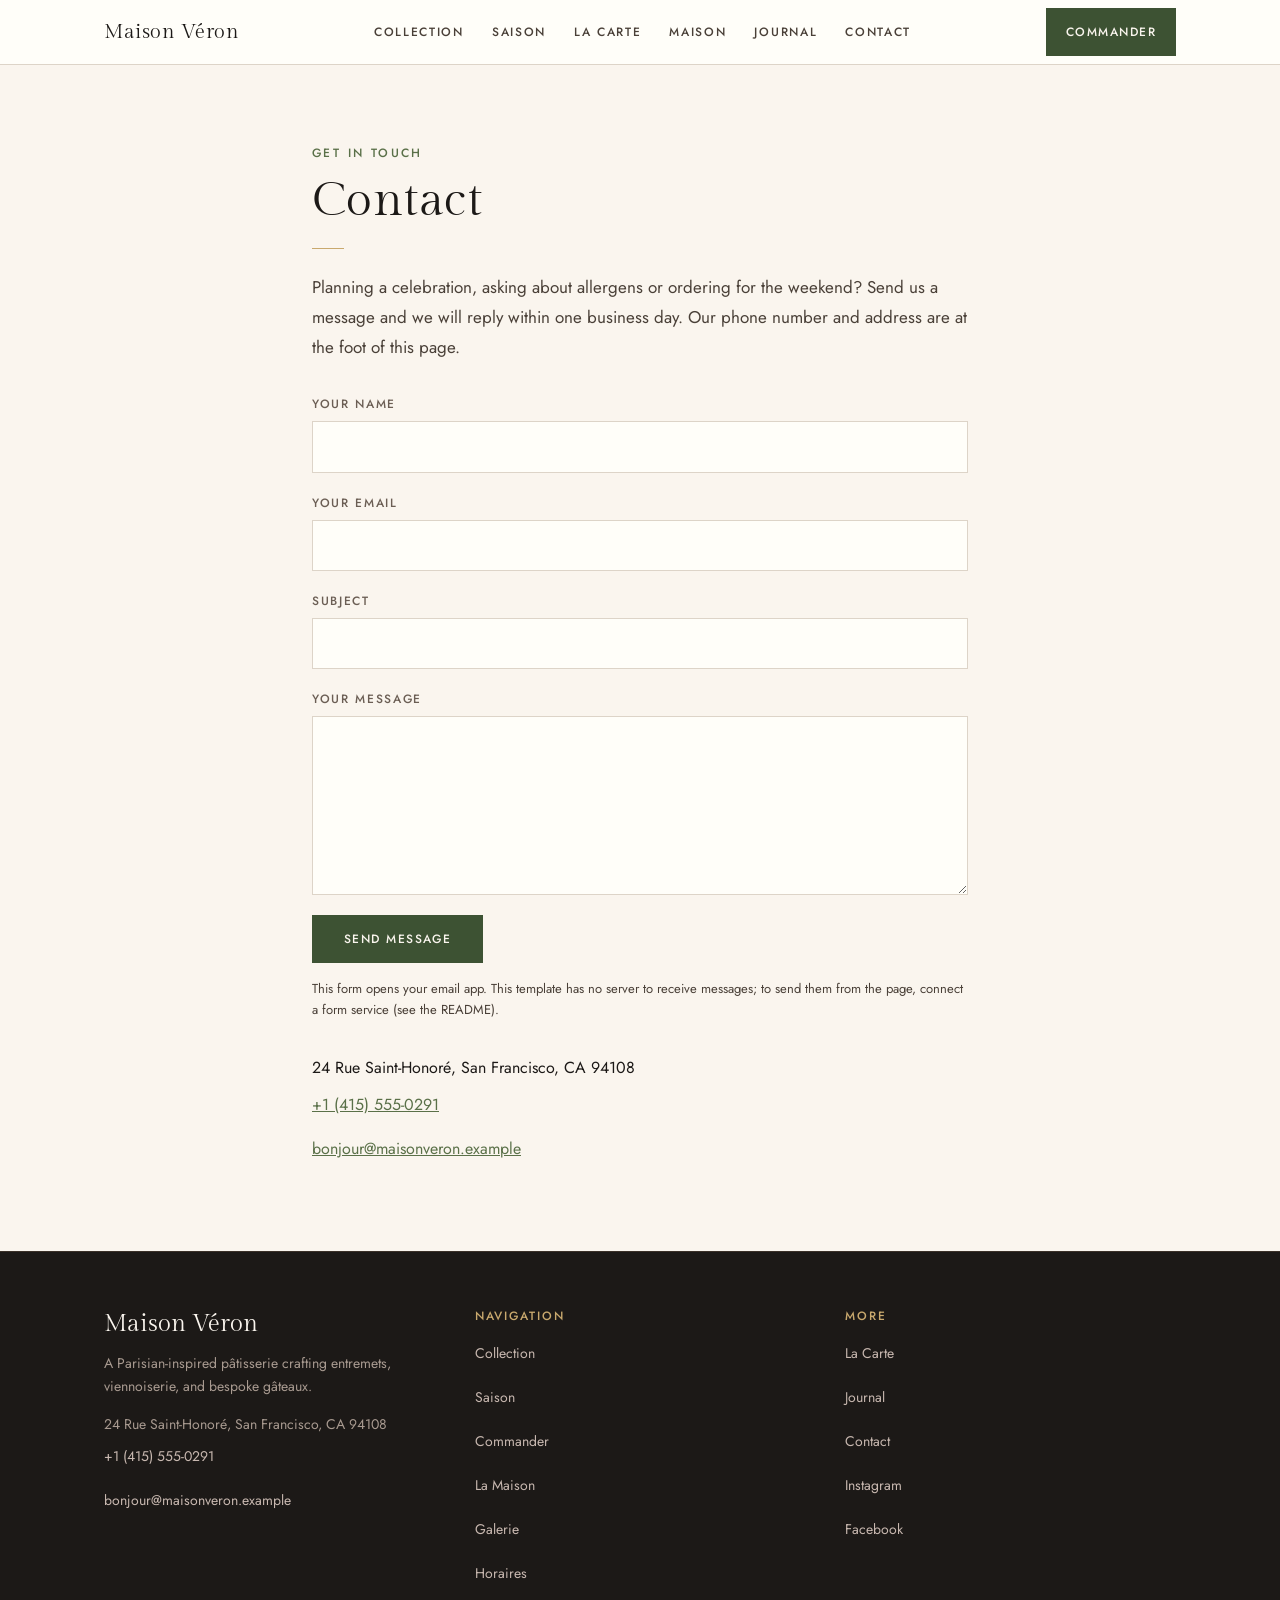
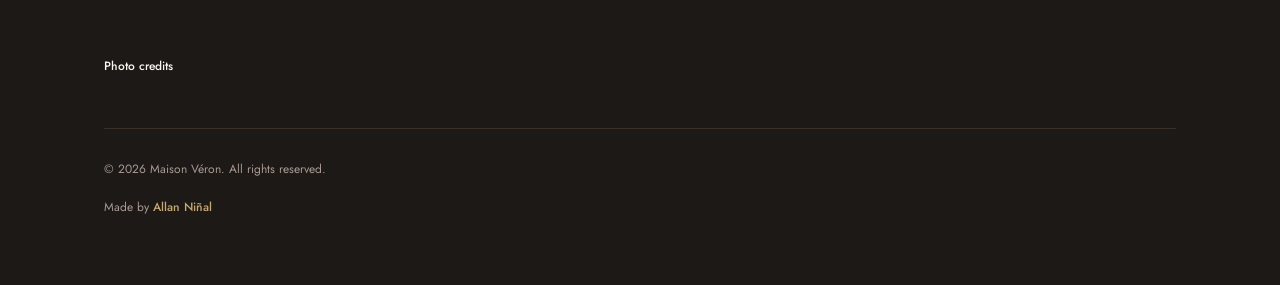
<file: contact/index.html>
<!DOCTYPE html><html lang="en" class="scroll-smooth"> <head><meta charset="utf-8"><meta name="viewport" content="width=device-width, initial-scale=1, viewport-fit=cover"><meta name="theme-color" content="#FAF5EE"><title>Contact — Maison Véron</title><meta name="description" content="Write to Maison Véron: commission a gâteau, ask about allergens or order for the weekend."><link rel="canonical" href="https://example.com/contact/"><meta name="robots" content="index, follow"><meta name="author" content="Maison Véron"><!-- Open Graph --><meta property="og:title" content="Contact — Maison Véron"><meta property="og:description" content="Write to Maison Véron: commission a gâteau, ask about allergens or order for the weekend."><meta property="og:url" content="https://example.com/contact/"><meta property="og:type" content="restaurant.cafe"><meta property="og:site_name" content="Maison Véron"><meta property="og:locale" content="en_US"><meta property="og:image" content="https://example.com/og-image.png"><meta property="og:image:type" content="image/png"><meta property="og:image:width" content="1200"><meta property="og:image:height" content="630"><meta property="og:image:alt" content="Maison Véron — French Pâtisserie, San Francisco"><!-- Twitter / X --><meta name="twitter:card" content="summary_large_image"><meta name="twitter:title" content="Contact — Maison Véron"><meta name="twitter:description" content="Write to Maison Véron: commission a gâteau, ask about allergens or order for the weekend."><meta name="twitter:image" content="https://example.com/og-image.png"><link rel="icon" href="../favicon.svg" type="image/svg+xml"><link rel="apple-touch-icon" href="../favicon.svg"><script type="application/ld+json">{"@context":"https://schema.org","@type":"BreadcrumbList","itemListElement":[{"@type":"ListItem","position":1,"name":"Home","item":"https://example.com/"},{"@type":"ListItem","position":2,"name":"Contact","item":"https://example.com/contact/"}]}</script><link rel="stylesheet" href="../assets/index.BZvtxcZK.css"></head> <body class="min-h-screen flex flex-col antialiased"> <a href="#main-content" class="sr-only focus:not-sr-only focus:fixed focus:top-4 focus:left-4 focus:z-[100] btn-primary">
Skip to main content
</a> <header style="background-color: var(--color-surface); border-bottom: 1px solid var(--color-border);" class="sticky top-0 z-50" data-astro-cid-ctg3m53h> <div class="container-x" data-astro-cid-ctg3m53h> <div class="flex items-center justify-between h-16 gap-4" data-astro-cid-ctg3m53h> <a href="../index.html" class="flex-shrink-0 inline-flex items-center" style="min-height: 44px;" aria-label="Maison Véron — Home" data-astro-cid-ctg3m53h> <span class="font-display text-xl tracking-wide" style="color: var(--color-text);" data-astro-cid-ctg3m53h>Maison Véron</span> </a> <nav aria-label="Main navigation" class="hidden lg:flex items-center gap-7" data-astro-cid-ctg3m53h> <a href="../index.html#collection" class="nav-link" data-astro-cid-ctg3m53h>Collection</a><a href="../index.html#saison" class="nav-link" data-astro-cid-ctg3m53h>Saison</a><a href="../menu/index.html" class="nav-link" data-astro-cid-ctg3m53h>La Carte</a><a href="../index.html#maison" class="nav-link" data-astro-cid-ctg3m53h>Maison</a><a href="../journal/index.html" class="nav-link" data-astro-cid-ctg3m53h>Journal</a><a href="./index.html" class="nav-link" data-astro-cid-ctg3m53h>Contact</a> </nav> <a href="../index.html#commande" class="btn-primary hidden lg:inline-flex text-xs px-5" data-astro-cid-ctg3m53h>Commander</a> <!-- Phone and tablet: menu (no JavaScript) --> <details class="mobile-menu lg:hidden" data-astro-cid-ctg3m53h> <summary aria-label="Menu" data-astro-cid-ctg3m53h>Menu</summary> <nav aria-label="Mobile navigation" data-astro-cid-ctg3m53h> <a href="../index.html#collection" data-astro-cid-ctg3m53h>Collection</a><a href="../index.html#saison" data-astro-cid-ctg3m53h>Saison</a><a href="../menu/index.html" data-astro-cid-ctg3m53h>La Carte</a><a href="../index.html#maison" data-astro-cid-ctg3m53h>Maison</a><a href="../journal/index.html" data-astro-cid-ctg3m53h>Journal</a><a href="./index.html" data-astro-cid-ctg3m53h>Contact</a> <a href="../index.html#commande" class="mobile-menu__cta" data-astro-cid-ctg3m53h>Commander</a> </nav> </details> </div> </div> </header>  <main id="main-content" class="flex-1">  <section class="section" aria-labelledby="contact-heading"> <div class="container-x page-narrow"> <p class="eyebrow mb-3">Get in touch</p> <h1 id="contact-heading" class="headline-lg">Contact</h1> <div class="divider-left"></div> <p class="page-lede">Planning a celebration, asking about allergens or ordering for the weekend? Send us a message and we will reply within one business day. Our phone number and address are at the foot of this page.</p> <!--
        No back end. This form opens the visitor's email app, addressed to the
        address below. To send messages from the page itself, point `action` at a
        form service (Formspree, Formspark, Web3Forms, Netlify Forms...), remove
        enctype, and set method="post" as that service describes.
      --> <form action="mailto:bonjour@maisonveron.example" method="post" enctype="text/plain" class="contact-form"> <label>Your name
<input type="text" name="name" required autocomplete="name" class="field"> </label> <label>Your email
<input type="email" name="email" required autocomplete="email" class="field"> </label> <label>Subject
<input type="text" name="subject" class="field"> </label> <label>Your message
<textarea name="message" rows="6" required class="field"></textarea> </label> <div><button type="submit" class="btn-primary">Send message</button></div> </form> <p class="page-note">
This form opens your email app. This template has no server to receive messages; to send them from the page, connect a form service (see the README).
</p> <address class="not-italic page-address"> 24 Rue Saint-Honoré, San Francisco, CA 94108<br> <a href="tel:+14155550291" class="contact-link">+1 (415) 555-0291</a><br> <a href="mailto:bonjour@maisonveron.example" class="contact-link">bonjour@maisonveron.example</a> </address> </div> </section>  </main> <footer style="background-color: var(--color-dark-bg); border-top: 1px solid #3A3028;" data-astro-cid-gcn2mc3v> <div class="container-x py-14" data-astro-cid-gcn2mc3v> <div class="grid sm:grid-cols-2 lg:grid-cols-3 gap-10 mb-12" data-astro-cid-gcn2mc3v> <!-- Brand --> <div data-astro-cid-gcn2mc3v> <p class="font-display text-2xl mb-3" style="color: #FAF5EE;" data-astro-cid-gcn2mc3v>Maison Véron</p> <p class="text-sm leading-relaxed" style="color: #A89A90;" data-astro-cid-gcn2mc3v>A Parisian-inspired pâtisserie crafting entremets, viennoiserie, and bespoke gâteaux.</p> <address class="not-italic text-sm mt-4" style="color: #A89A90;" data-astro-cid-gcn2mc3v> <p data-astro-cid-gcn2mc3v>24 Rue Saint-Honoré, San Francisco, CA 94108</p> <p data-astro-cid-gcn2mc3v><a href="tel:+14155550291" class="footer-link" data-astro-cid-gcn2mc3v>+1 (415) 555-0291</a></p> <p data-astro-cid-gcn2mc3v><a href="mailto:bonjour@maisonveron.example" class="footer-link" data-astro-cid-gcn2mc3v>bonjour@maisonveron.example</a></p> </address> </div> <nav aria-label="Footer navigation" data-astro-cid-gcn2mc3v> <p class="text-xs font-medium uppercase tracking-widest mb-2" style="color: var(--color-gold-light); letter-spacing: 0.16em;" data-astro-cid-gcn2mc3v>Navigation</p> <ul class="flex flex-col" role="list" data-astro-cid-gcn2mc3v> <li data-astro-cid-gcn2mc3v><a href="../index.html#collection" class="footer-link" data-astro-cid-gcn2mc3v>Collection</a></li><li data-astro-cid-gcn2mc3v><a href="../index.html#saison" class="footer-link" data-astro-cid-gcn2mc3v>Saison</a></li><li data-astro-cid-gcn2mc3v><a href="../index.html#commande" class="footer-link" data-astro-cid-gcn2mc3v>Commander</a></li><li data-astro-cid-gcn2mc3v><a href="../index.html#maison" class="footer-link" data-astro-cid-gcn2mc3v>La Maison</a></li><li data-astro-cid-gcn2mc3v><a href="../index.html#galerie" class="footer-link" data-astro-cid-gcn2mc3v>Galerie</a></li><li data-astro-cid-gcn2mc3v><a href="../index.html#horaires" class="footer-link" data-astro-cid-gcn2mc3v>Horaires</a></li> </ul> </nav> <div data-astro-cid-gcn2mc3v> <p class="text-xs font-medium uppercase tracking-widest mb-2" style="color: var(--color-gold-light); letter-spacing: 0.16em;" data-astro-cid-gcn2mc3v>More</p> <ul class="flex flex-col" role="list" data-astro-cid-gcn2mc3v> <li data-astro-cid-gcn2mc3v><a href="../menu/index.html" class="footer-link" data-astro-cid-gcn2mc3v>La Carte</a></li><li data-astro-cid-gcn2mc3v><a href="../journal/index.html" class="footer-link" data-astro-cid-gcn2mc3v>Journal</a></li><li data-astro-cid-gcn2mc3v><a href="./index.html" class="footer-link" data-astro-cid-gcn2mc3v>Contact</a></li> <li data-astro-cid-gcn2mc3v><a href="https://instagram.com/maisonveron" class="footer-link" target="_blank" rel="noopener noreferrer" data-astro-cid-gcn2mc3v>Instagram</a></li> <li data-astro-cid-gcn2mc3v><a href="https://facebook.com/maisonveron" class="footer-link" target="_blank" rel="noopener noreferrer" data-astro-cid-gcn2mc3v>Facebook</a></li> </ul> </div> </div> <!-- Photo credits. Required while you use the demo photos (Unsplash asks for
         the photographer and a link). Delete this whole <details> block once you
         have replaced the photos with your own. --> <details class="photo-credits" data-photo-credits data-astro-cid-gcn2mc3v> <summary data-astro-cid-gcn2mc3v>Photo credits</summary> <p data-astro-cid-gcn2mc3v>
Demo photographs from <a href="https://unsplash.com/?utm_source=allanninal_dev&utm_medium=referral" data-astro-cid-gcn2mc3v>Unsplash</a>, <a href="https://www.pexels.com/" data-astro-cid-gcn2mc3v>Pexels</a> and <a href="https://pixabay.com/" data-astro-cid-gcn2mc3v>Pixabay</a>. Replace them, and these credits, with your own before launch.
</p> <ul data-astro-cid-gcn2mc3v> <li data-astro-cid-gcn2mc3v>Petits fraisiers: Photo by <a href="https://unsplash.com/@gdyson?utm_source=allanninal_dev&utm_medium=referral" data-astro-cid-gcn2mc3v>Gaby Dyson</a> on <a href="https://unsplash.com/photos/QX814A1w3j4?utm_source=allanninal_dev&utm_medium=referral" data-astro-cid-gcn2mc3v>Unsplash</a></li><li data-astro-cid-gcn2mc3v>Raspberry entremet: Photo by <a href="https://unsplash.com/@chriscreations__?utm_source=allanninal_dev&utm_medium=referral" data-astro-cid-gcn2mc3v>Christian Agbede</a> on <a href="https://unsplash.com/photos/-wOczGwXJOk?utm_source=allanninal_dev&utm_medium=referral" data-astro-cid-gcn2mc3v>Unsplash</a></li><li data-astro-cid-gcn2mc3v>Kouign-amann: Photo by <a href="https://www.pexels.com/@toulouse" data-astro-cid-gcn2mc3v>Maël BALLAND</a> on <a href="https://www.pexels.com/photo/person-holding-a-little-rolled-pie-6250365/" data-astro-cid-gcn2mc3v>Pexels</a></li><li data-astro-cid-gcn2mc3v>Macarons: Photo by <a href="https://unsplash.com/@mischa3110?utm_source=allanninal_dev&utm_medium=referral" data-astro-cid-gcn2mc3v>Marisa Garrido</a> on <a href="https://unsplash.com/photos/tODGldWfHiU?utm_source=allanninal_dev&utm_medium=referral" data-astro-cid-gcn2mc3v>Unsplash</a></li><li data-astro-cid-gcn2mc3v>Kneading dough: Photo by <a href="https://unsplash.com/@schultzmerr?utm_source=allanninal_dev&utm_medium=referral" data-astro-cid-gcn2mc3v>Merrilee Schultz</a> on <a href="https://unsplash.com/photos/zZq_Iopl5_Q?utm_source=allanninal_dev&utm_medium=referral" data-astro-cid-gcn2mc3v>Unsplash</a></li><li data-astro-cid-gcn2mc3v>Wedding gâteau: Photo by <a href="https://unsplash.com/@stephen2002?utm_source=allanninal_dev&utm_medium=referral" data-astro-cid-gcn2mc3v>Stephen Wheeler</a> on <a href="https://unsplash.com/photos/a-white-vase-with-flowers-QjoXfAdqg8Q?utm_source=allanninal_dev&utm_medium=referral" data-astro-cid-gcn2mc3v>Unsplash</a></li><li data-astro-cid-gcn2mc3v>The pastry case: Photo by <a href="https://pixabay.com/users/Michelle-Maria-165491/" data-astro-cid-gcn2mc3v>Michelle-Maria</a> on <a href="https://pixabay.com/photos/dessert-case-chocolate-food-gourmet-1935187/" data-astro-cid-gcn2mc3v>Pixabay</a></li><li data-astro-cid-gcn2mc3v>Finishing the tarts: Photo by <a href="https://unsplash.com/@heftiba?utm_source=allanninal_dev&utm_medium=referral" data-astro-cid-gcn2mc3v>Toa Heftiba</a> on <a href="https://unsplash.com/photos/person-wearing-white-latex-gloves-putting-cream-on-bowls-VeTJ9NOq-IA?utm_source=allanninal_dev&utm_medium=referral" data-astro-cid-gcn2mc3v>Unsplash</a></li><li data-astro-cid-gcn2mc3v>A celebration gâteau: Photo by <a href="https://unsplash.com/@madseneqvist?utm_source=allanninal_dev&utm_medium=referral" data-astro-cid-gcn2mc3v>Mads Eneqvist</a> on <a href="https://unsplash.com/photos/a-white-wedding-cake-with-fresh-strawberries-and-flowers-Xb5c2x6wJPc?utm_source=allanninal_dev&utm_medium=referral" data-astro-cid-gcn2mc3v>Unsplash</a></li><li data-astro-cid-gcn2mc3v>Croissants before the oven: Photo by <a href="https://www.pexels.com/@nano-erdozain-120534369" data-astro-cid-gcn2mc3v>Nano Erdozain</a> on <a href="https://www.pexels.com/photo/close-up-of-raw-croissants-on-baking-tray-37923922/" data-astro-cid-gcn2mc3v>Pexels</a></li><li data-astro-cid-gcn2mc3v>A box of macarons: Photo by <a href="https://www.pexels.com/@valeriya" data-astro-cid-gcn2mc3v>Valeria Boltneva</a> on <a href="https://www.pexels.com/photo/box-of-macarons-cookies-18580209/" data-astro-cid-gcn2mc3v>Pexels</a></li> </ul> </details> <div class="mt-10 pt-8" style="border-top: 1px solid #3A3028;" data-astro-cid-gcn2mc3v> <p class="text-xs" style="color: #A89A90;" data-astro-cid-gcn2mc3v>&copy; 2026 Maison Véron. All rights reserved.</p>  <p class="maker-credit" data-maker-credit="1" data-astro-cid-gcn2mc3v>Made by <a style="display:inline-flex;align-items:center;min-height:44px;" href="https://www.linkedin.com/in/allanninal/" data-maker-credit="1" target="_blank" rel="noopener noreferrer" data-astro-cid-gcn2mc3v>Allan Ni&ntilde;al</a></p> </div> </div> </footer>   </body></html>
</file>
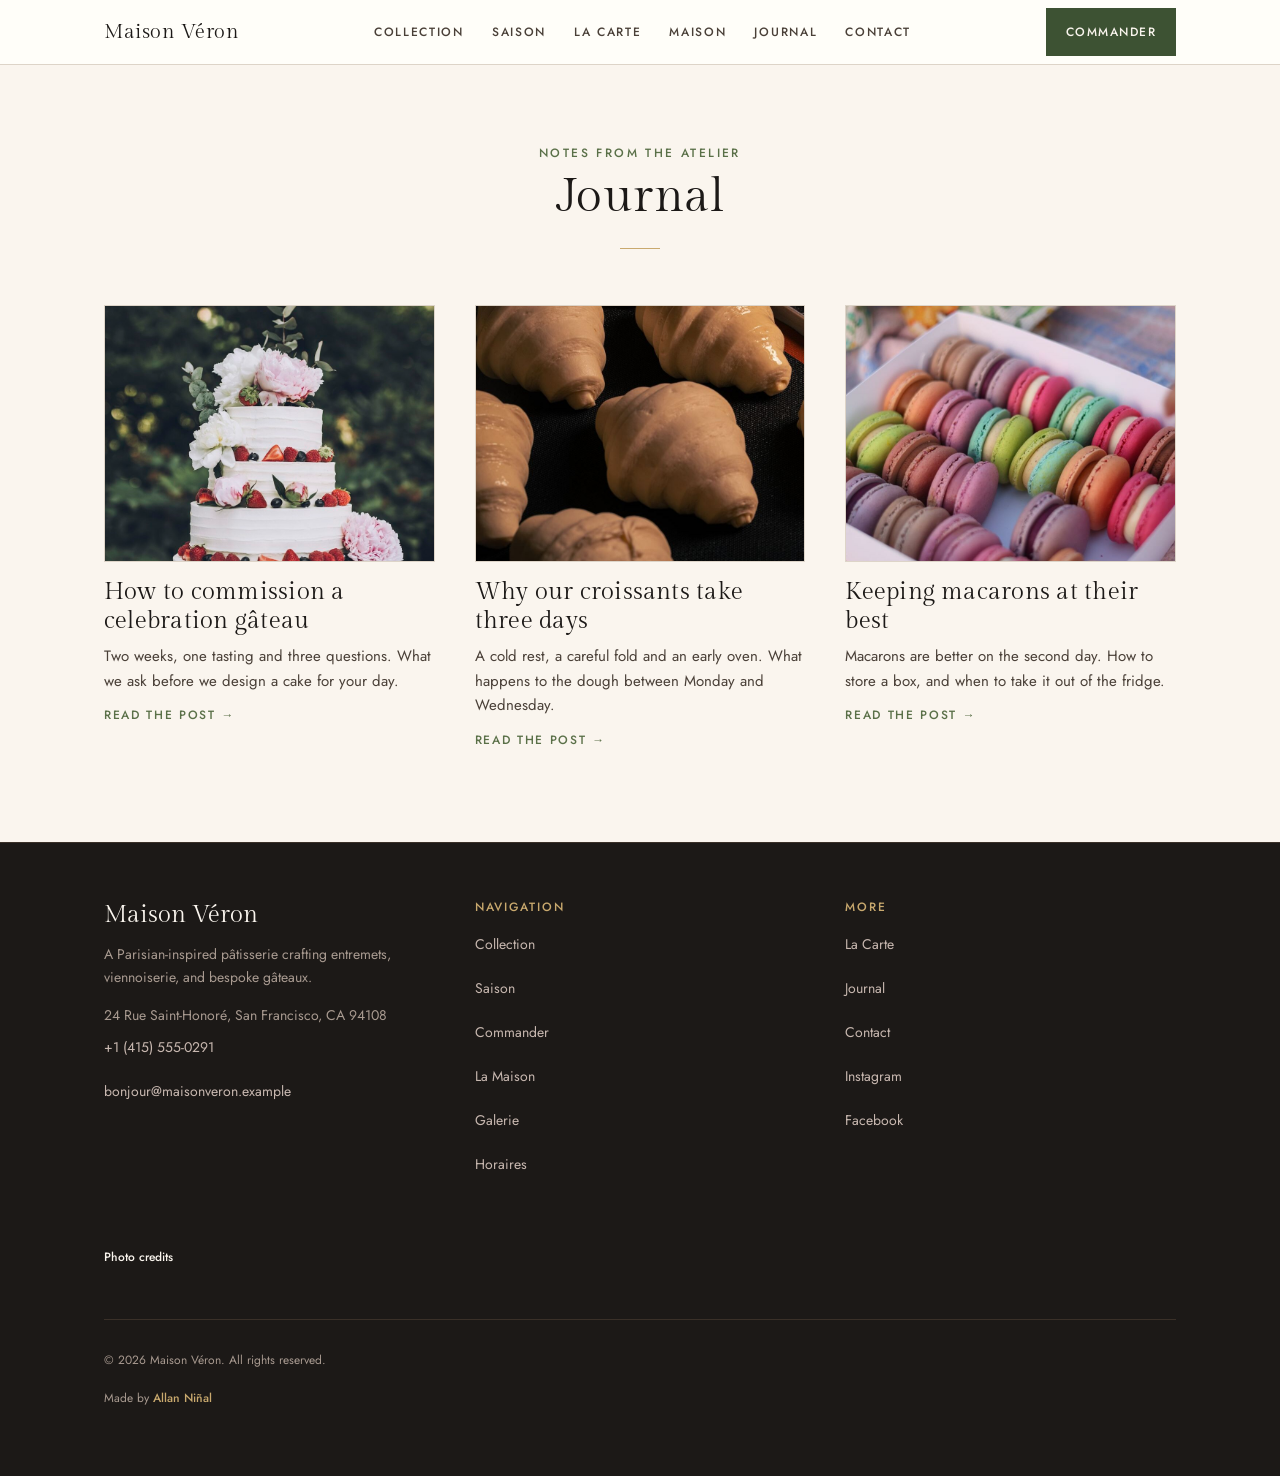
<file: journal/index.html>
<!DOCTYPE html><html lang="en" class="scroll-smooth"> <head><meta charset="utf-8"><meta name="viewport" content="width=device-width, initial-scale=1, viewport-fit=cover"><meta name="theme-color" content="#FAF5EE"><title>Journal — Maison Véron</title><meta name="description" content="Notes from the atelier: commissioning a celebration gâteau, why croissants take three days, and keeping macarons at their best."><link rel="canonical" href="https://example.com/journal/"><meta name="robots" content="index, follow"><meta name="author" content="Maison Véron"><!-- Open Graph --><meta property="og:title" content="Journal — Maison Véron"><meta property="og:description" content="Notes from the atelier: commissioning a celebration gâteau, why croissants take three days, and keeping macarons at their best."><meta property="og:url" content="https://example.com/journal/"><meta property="og:type" content="restaurant.cafe"><meta property="og:site_name" content="Maison Véron"><meta property="og:locale" content="en_US"><meta property="og:image" content="https://example.com/og-image.png"><meta property="og:image:type" content="image/png"><meta property="og:image:width" content="1200"><meta property="og:image:height" content="630"><meta property="og:image:alt" content="Maison Véron — French Pâtisserie, San Francisco"><!-- Twitter / X --><meta name="twitter:card" content="summary_large_image"><meta name="twitter:title" content="Journal — Maison Véron"><meta name="twitter:description" content="Notes from the atelier: commissioning a celebration gâteau, why croissants take three days, and keeping macarons at their best."><meta name="twitter:image" content="https://example.com/og-image.png"><link rel="icon" href="../favicon.svg" type="image/svg+xml"><link rel="apple-touch-icon" href="../favicon.svg"><script type="application/ld+json">{"@context":"https://schema.org","@type":"BreadcrumbList","itemListElement":[{"@type":"ListItem","position":1,"name":"Home","item":"https://example.com/"},{"@type":"ListItem","position":2,"name":"Journal","item":"https://example.com/journal/"}]}</script><link rel="stylesheet" href="../assets/index.BZvtxcZK.css"></head> <body class="min-h-screen flex flex-col antialiased"> <a href="#main-content" class="sr-only focus:not-sr-only focus:fixed focus:top-4 focus:left-4 focus:z-[100] btn-primary">
Skip to main content
</a> <header style="background-color: var(--color-surface); border-bottom: 1px solid var(--color-border);" class="sticky top-0 z-50" data-astro-cid-ctg3m53h> <div class="container-x" data-astro-cid-ctg3m53h> <div class="flex items-center justify-between h-16 gap-4" data-astro-cid-ctg3m53h> <a href="../index.html" class="flex-shrink-0 inline-flex items-center" style="min-height: 44px;" aria-label="Maison Véron — Home" data-astro-cid-ctg3m53h> <span class="font-display text-xl tracking-wide" style="color: var(--color-text);" data-astro-cid-ctg3m53h>Maison Véron</span> </a> <nav aria-label="Main navigation" class="hidden lg:flex items-center gap-7" data-astro-cid-ctg3m53h> <a href="../index.html#collection" class="nav-link" data-astro-cid-ctg3m53h>Collection</a><a href="../index.html#saison" class="nav-link" data-astro-cid-ctg3m53h>Saison</a><a href="../menu/index.html" class="nav-link" data-astro-cid-ctg3m53h>La Carte</a><a href="../index.html#maison" class="nav-link" data-astro-cid-ctg3m53h>Maison</a><a href="./index.html" class="nav-link" data-astro-cid-ctg3m53h>Journal</a><a href="../contact/index.html" class="nav-link" data-astro-cid-ctg3m53h>Contact</a> </nav> <a href="../index.html#commande" class="btn-primary hidden lg:inline-flex text-xs px-5" data-astro-cid-ctg3m53h>Commander</a> <!-- Phone and tablet: menu (no JavaScript) --> <details class="mobile-menu lg:hidden" data-astro-cid-ctg3m53h> <summary aria-label="Menu" data-astro-cid-ctg3m53h>Menu</summary> <nav aria-label="Mobile navigation" data-astro-cid-ctg3m53h> <a href="../index.html#collection" data-astro-cid-ctg3m53h>Collection</a><a href="../index.html#saison" data-astro-cid-ctg3m53h>Saison</a><a href="../menu/index.html" data-astro-cid-ctg3m53h>La Carte</a><a href="../index.html#maison" data-astro-cid-ctg3m53h>Maison</a><a href="./index.html" data-astro-cid-ctg3m53h>Journal</a><a href="../contact/index.html" data-astro-cid-ctg3m53h>Contact</a> <a href="../index.html#commande" class="mobile-menu__cta" data-astro-cid-ctg3m53h>Commander</a> </nav> </details> </div> </div> </header>  <main id="main-content" class="flex-1">  <section class="section" aria-labelledby="journal-heading"> <div class="container-x"> <header class="section-header"> <p class="eyebrow">Notes from the atelier</p> <h1 id="journal-heading" class="headline-lg mt-2">Journal</h1> <div class="divider"></div> </header> <div class="journal-grid"> <article> <a href="./how-to-commission-a-celebration-gateau/index.html" class="journal-card-link"> <img src="../images/journal-gateau.jpg" alt="A white tiered cake decorated with strawberries, blueberries and pale peonies" width="900" height="700" loading="lazy" decoding="async" class="journal-img"> <h2 class="journal-title">How to commission a celebration gâteau</h2> </a> <p class="journal-excerpt">Two weeks, one tasting and three questions. What we ask before we design a cake for your day.</p> <a href="./how-to-commission-a-celebration-gateau/index.html" class="journal-more">Read the post<span class="visually-hidden">: How to commission a celebration gâteau</span>&nbsp;&rarr;</a> </article><article> <a href="./why-our-croissants-take-three-days/index.html" class="journal-card-link"> <img src="../images/journal-croissant.jpg" alt="Rows of unbaked croissants resting on a dark baking tray" width="900" height="700" loading="lazy" decoding="async" class="journal-img"> <h2 class="journal-title">Why our croissants take three days</h2> </a> <p class="journal-excerpt">A cold rest, a careful fold and an early oven. What happens to the dough between Monday and Wednesday.</p> <a href="./why-our-croissants-take-three-days/index.html" class="journal-more">Read the post<span class="visually-hidden">: Why our croissants take three days</span>&nbsp;&rarr;</a> </article><article> <a href="./keeping-macarons-at-their-best/index.html" class="journal-card-link"> <img src="../images/journal-macarons.jpg" alt="An open box of macarons in pink, green, purple and orange" width="900" height="700" loading="lazy" decoding="async" class="journal-img"> <h2 class="journal-title">Keeping macarons at their best</h2> </a> <p class="journal-excerpt">Macarons are better on the second day. How to store a box, and when to take it out of the fridge.</p> <a href="./keeping-macarons-at-their-best/index.html" class="journal-more">Read the post<span class="visually-hidden">: Keeping macarons at their best</span>&nbsp;&rarr;</a> </article> </div> </div> </section>  </main> <footer style="background-color: var(--color-dark-bg); border-top: 1px solid #3A3028;" data-astro-cid-gcn2mc3v> <div class="container-x py-14" data-astro-cid-gcn2mc3v> <div class="grid sm:grid-cols-2 lg:grid-cols-3 gap-10 mb-12" data-astro-cid-gcn2mc3v> <!-- Brand --> <div data-astro-cid-gcn2mc3v> <p class="font-display text-2xl mb-3" style="color: #FAF5EE;" data-astro-cid-gcn2mc3v>Maison Véron</p> <p class="text-sm leading-relaxed" style="color: #A89A90;" data-astro-cid-gcn2mc3v>A Parisian-inspired pâtisserie crafting entremets, viennoiserie, and bespoke gâteaux.</p> <address class="not-italic text-sm mt-4" style="color: #A89A90;" data-astro-cid-gcn2mc3v> <p data-astro-cid-gcn2mc3v>24 Rue Saint-Honoré, San Francisco, CA 94108</p> <p data-astro-cid-gcn2mc3v><a href="tel:+14155550291" class="footer-link" data-astro-cid-gcn2mc3v>+1 (415) 555-0291</a></p> <p data-astro-cid-gcn2mc3v><a href="mailto:bonjour@maisonveron.example" class="footer-link" data-astro-cid-gcn2mc3v>bonjour@maisonveron.example</a></p> </address> </div> <nav aria-label="Footer navigation" data-astro-cid-gcn2mc3v> <p class="text-xs font-medium uppercase tracking-widest mb-2" style="color: var(--color-gold-light); letter-spacing: 0.16em;" data-astro-cid-gcn2mc3v>Navigation</p> <ul class="flex flex-col" role="list" data-astro-cid-gcn2mc3v> <li data-astro-cid-gcn2mc3v><a href="../index.html#collection" class="footer-link" data-astro-cid-gcn2mc3v>Collection</a></li><li data-astro-cid-gcn2mc3v><a href="../index.html#saison" class="footer-link" data-astro-cid-gcn2mc3v>Saison</a></li><li data-astro-cid-gcn2mc3v><a href="../index.html#commande" class="footer-link" data-astro-cid-gcn2mc3v>Commander</a></li><li data-astro-cid-gcn2mc3v><a href="../index.html#maison" class="footer-link" data-astro-cid-gcn2mc3v>La Maison</a></li><li data-astro-cid-gcn2mc3v><a href="../index.html#galerie" class="footer-link" data-astro-cid-gcn2mc3v>Galerie</a></li><li data-astro-cid-gcn2mc3v><a href="../index.html#horaires" class="footer-link" data-astro-cid-gcn2mc3v>Horaires</a></li> </ul> </nav> <div data-astro-cid-gcn2mc3v> <p class="text-xs font-medium uppercase tracking-widest mb-2" style="color: var(--color-gold-light); letter-spacing: 0.16em;" data-astro-cid-gcn2mc3v>More</p> <ul class="flex flex-col" role="list" data-astro-cid-gcn2mc3v> <li data-astro-cid-gcn2mc3v><a href="../menu/index.html" class="footer-link" data-astro-cid-gcn2mc3v>La Carte</a></li><li data-astro-cid-gcn2mc3v><a href="./index.html" class="footer-link" data-astro-cid-gcn2mc3v>Journal</a></li><li data-astro-cid-gcn2mc3v><a href="../contact/index.html" class="footer-link" data-astro-cid-gcn2mc3v>Contact</a></li> <li data-astro-cid-gcn2mc3v><a href="https://instagram.com/maisonveron" class="footer-link" target="_blank" rel="noopener noreferrer" data-astro-cid-gcn2mc3v>Instagram</a></li> <li data-astro-cid-gcn2mc3v><a href="https://facebook.com/maisonveron" class="footer-link" target="_blank" rel="noopener noreferrer" data-astro-cid-gcn2mc3v>Facebook</a></li> </ul> </div> </div> <!-- Photo credits. Required while you use the demo photos (Unsplash asks for
         the photographer and a link). Delete this whole <details> block once you
         have replaced the photos with your own. --> <details class="photo-credits" data-photo-credits data-astro-cid-gcn2mc3v> <summary data-astro-cid-gcn2mc3v>Photo credits</summary> <p data-astro-cid-gcn2mc3v>
Demo photographs from <a href="https://unsplash.com/?utm_source=allanninal_dev&utm_medium=referral" data-astro-cid-gcn2mc3v>Unsplash</a>, <a href="https://www.pexels.com/" data-astro-cid-gcn2mc3v>Pexels</a> and <a href="https://pixabay.com/" data-astro-cid-gcn2mc3v>Pixabay</a>. Replace them, and these credits, with your own before launch.
</p> <ul data-astro-cid-gcn2mc3v> <li data-astro-cid-gcn2mc3v>Petits fraisiers: Photo by <a href="https://unsplash.com/@gdyson?utm_source=allanninal_dev&utm_medium=referral" data-astro-cid-gcn2mc3v>Gaby Dyson</a> on <a href="https://unsplash.com/photos/QX814A1w3j4?utm_source=allanninal_dev&utm_medium=referral" data-astro-cid-gcn2mc3v>Unsplash</a></li><li data-astro-cid-gcn2mc3v>Raspberry entremet: Photo by <a href="https://unsplash.com/@chriscreations__?utm_source=allanninal_dev&utm_medium=referral" data-astro-cid-gcn2mc3v>Christian Agbede</a> on <a href="https://unsplash.com/photos/-wOczGwXJOk?utm_source=allanninal_dev&utm_medium=referral" data-astro-cid-gcn2mc3v>Unsplash</a></li><li data-astro-cid-gcn2mc3v>Kouign-amann: Photo by <a href="https://www.pexels.com/@toulouse" data-astro-cid-gcn2mc3v>Maël BALLAND</a> on <a href="https://www.pexels.com/photo/person-holding-a-little-rolled-pie-6250365/" data-astro-cid-gcn2mc3v>Pexels</a></li><li data-astro-cid-gcn2mc3v>Macarons: Photo by <a href="https://unsplash.com/@mischa3110?utm_source=allanninal_dev&utm_medium=referral" data-astro-cid-gcn2mc3v>Marisa Garrido</a> on <a href="https://unsplash.com/photos/tODGldWfHiU?utm_source=allanninal_dev&utm_medium=referral" data-astro-cid-gcn2mc3v>Unsplash</a></li><li data-astro-cid-gcn2mc3v>Kneading dough: Photo by <a href="https://unsplash.com/@schultzmerr?utm_source=allanninal_dev&utm_medium=referral" data-astro-cid-gcn2mc3v>Merrilee Schultz</a> on <a href="https://unsplash.com/photos/zZq_Iopl5_Q?utm_source=allanninal_dev&utm_medium=referral" data-astro-cid-gcn2mc3v>Unsplash</a></li><li data-astro-cid-gcn2mc3v>Wedding gâteau: Photo by <a href="https://unsplash.com/@stephen2002?utm_source=allanninal_dev&utm_medium=referral" data-astro-cid-gcn2mc3v>Stephen Wheeler</a> on <a href="https://unsplash.com/photos/a-white-vase-with-flowers-QjoXfAdqg8Q?utm_source=allanninal_dev&utm_medium=referral" data-astro-cid-gcn2mc3v>Unsplash</a></li><li data-astro-cid-gcn2mc3v>The pastry case: Photo by <a href="https://pixabay.com/users/Michelle-Maria-165491/" data-astro-cid-gcn2mc3v>Michelle-Maria</a> on <a href="https://pixabay.com/photos/dessert-case-chocolate-food-gourmet-1935187/" data-astro-cid-gcn2mc3v>Pixabay</a></li><li data-astro-cid-gcn2mc3v>Finishing the tarts: Photo by <a href="https://unsplash.com/@heftiba?utm_source=allanninal_dev&utm_medium=referral" data-astro-cid-gcn2mc3v>Toa Heftiba</a> on <a href="https://unsplash.com/photos/person-wearing-white-latex-gloves-putting-cream-on-bowls-VeTJ9NOq-IA?utm_source=allanninal_dev&utm_medium=referral" data-astro-cid-gcn2mc3v>Unsplash</a></li><li data-astro-cid-gcn2mc3v>A celebration gâteau: Photo by <a href="https://unsplash.com/@madseneqvist?utm_source=allanninal_dev&utm_medium=referral" data-astro-cid-gcn2mc3v>Mads Eneqvist</a> on <a href="https://unsplash.com/photos/a-white-wedding-cake-with-fresh-strawberries-and-flowers-Xb5c2x6wJPc?utm_source=allanninal_dev&utm_medium=referral" data-astro-cid-gcn2mc3v>Unsplash</a></li><li data-astro-cid-gcn2mc3v>Croissants before the oven: Photo by <a href="https://www.pexels.com/@nano-erdozain-120534369" data-astro-cid-gcn2mc3v>Nano Erdozain</a> on <a href="https://www.pexels.com/photo/close-up-of-raw-croissants-on-baking-tray-37923922/" data-astro-cid-gcn2mc3v>Pexels</a></li><li data-astro-cid-gcn2mc3v>A box of macarons: Photo by <a href="https://www.pexels.com/@valeriya" data-astro-cid-gcn2mc3v>Valeria Boltneva</a> on <a href="https://www.pexels.com/photo/box-of-macarons-cookies-18580209/" data-astro-cid-gcn2mc3v>Pexels</a></li> </ul> </details> <div class="mt-10 pt-8" style="border-top: 1px solid #3A3028;" data-astro-cid-gcn2mc3v> <p class="text-xs" style="color: #A89A90;" data-astro-cid-gcn2mc3v>&copy; 2026 Maison Véron. All rights reserved.</p>  <p class="maker-credit" data-maker-credit="1" data-astro-cid-gcn2mc3v>Made by <a style="display:inline-flex;align-items:center;min-height:44px;" href="https://www.linkedin.com/in/allanninal/" data-maker-credit="1" target="_blank" rel="noopener noreferrer" data-astro-cid-gcn2mc3v>Allan Ni&ntilde;al</a></p> </div> </div> </footer>   </body></html>
</file>
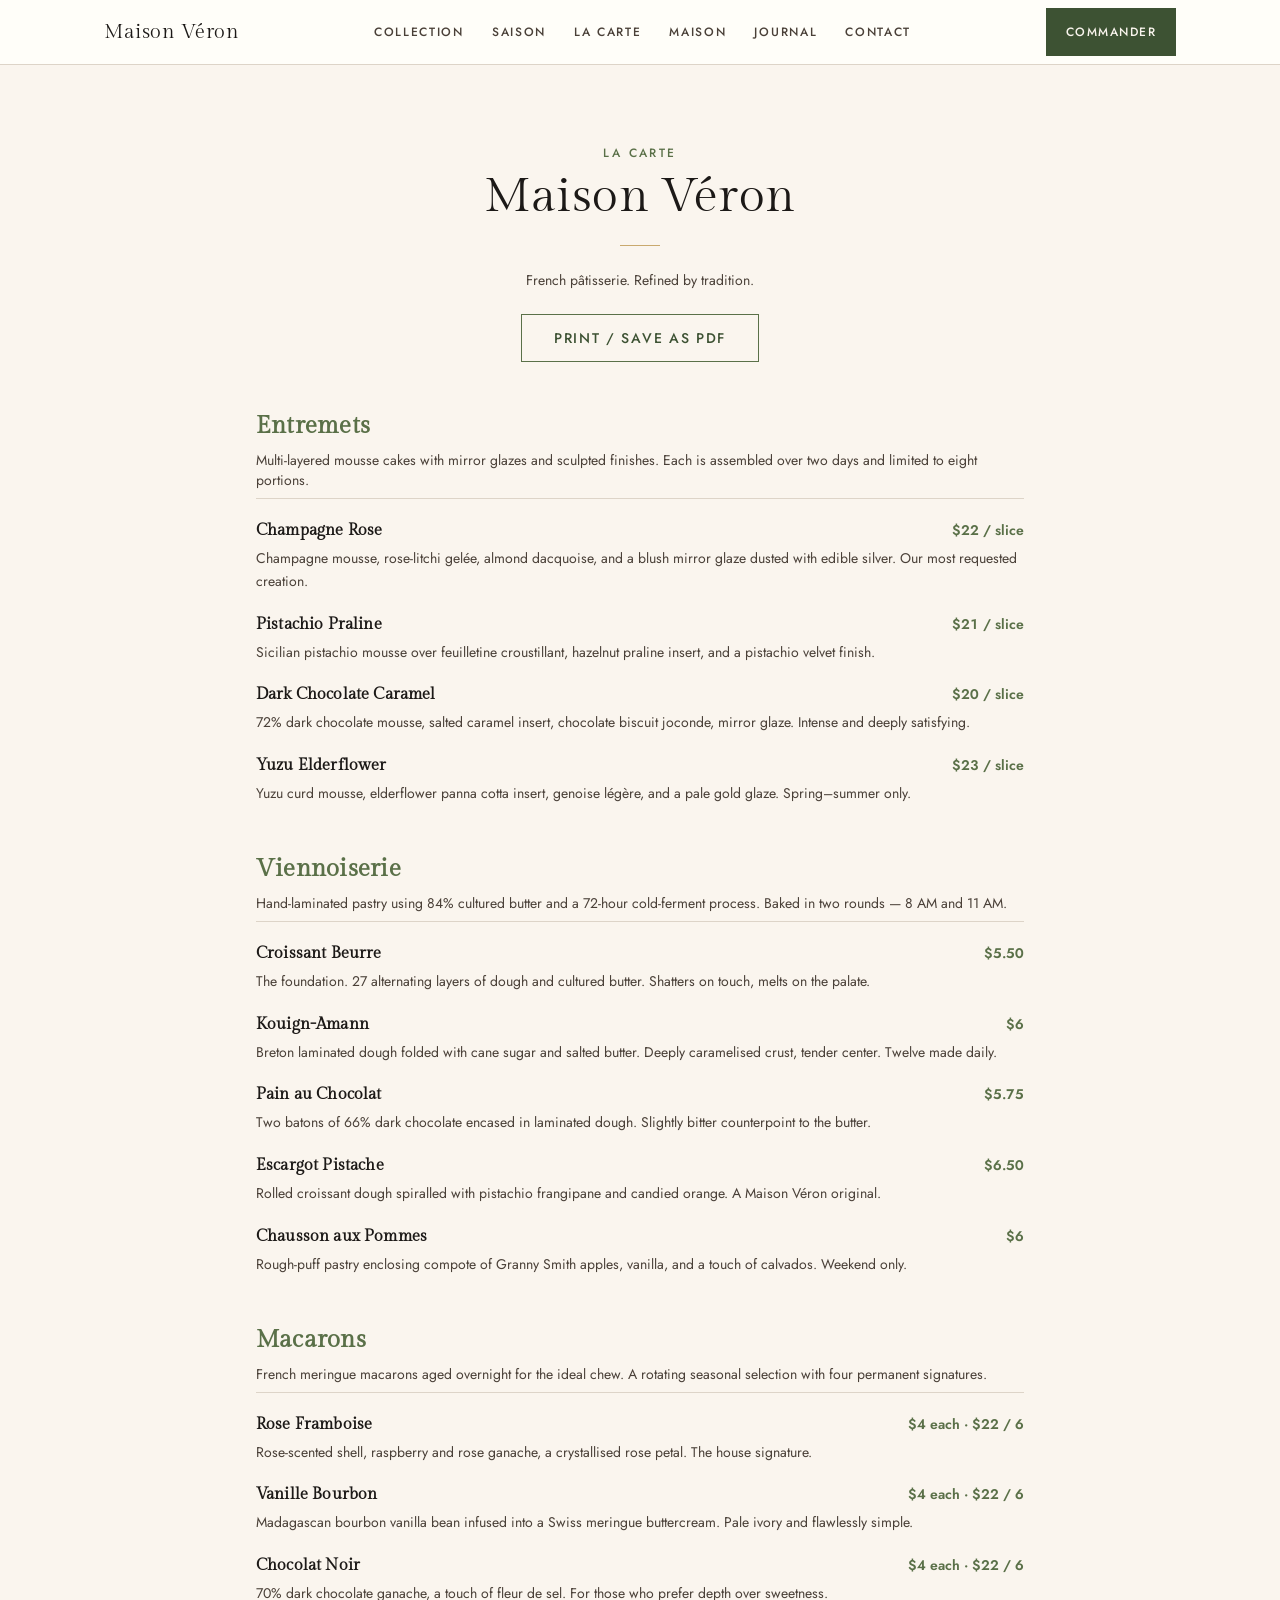
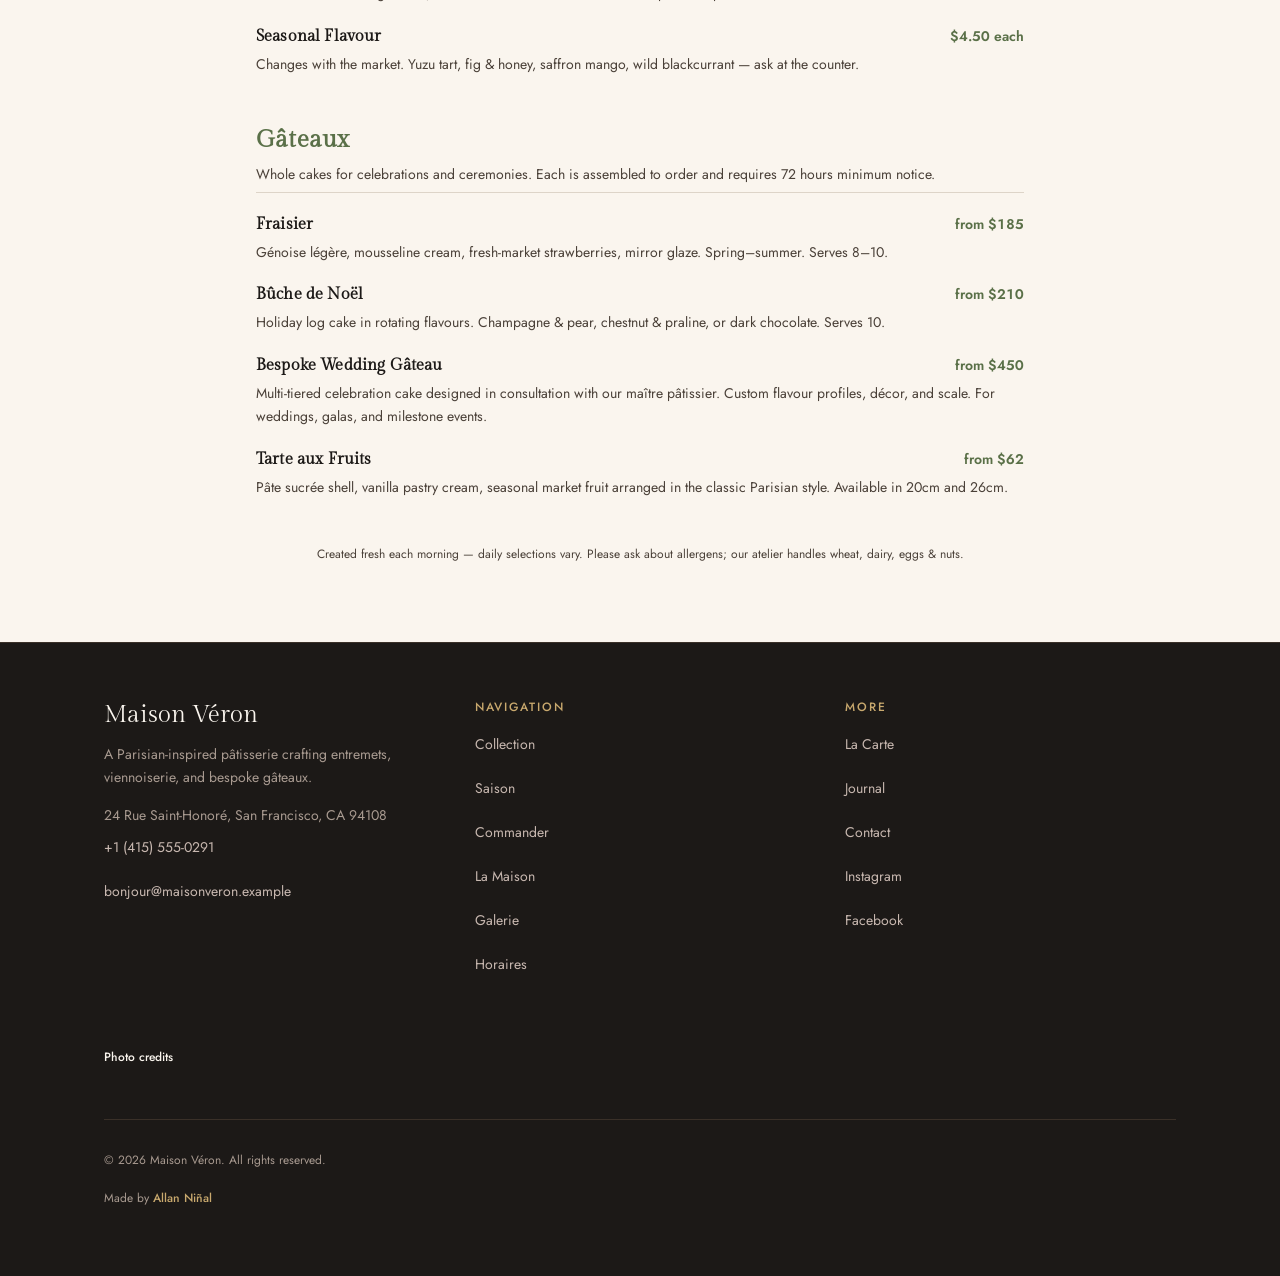
<file: menu/index.html>
<!DOCTYPE html><html lang="en" class="scroll-smooth"> <head><meta charset="utf-8"><meta name="viewport" content="width=device-width, initial-scale=1, viewport-fit=cover"><meta name="theme-color" content="#FAF5EE"><title>La Carte — Maison Véron</title><meta name="description" content="The full pâtisserie menu at Maison Véron — entremets, viennoiserie, macarons &#38; gâteaux."><link rel="canonical" href="https://example.com/menu/"><meta name="robots" content="index, follow"><meta name="author" content="Maison Véron"><!-- Open Graph --><meta property="og:title" content="La Carte — Maison Véron"><meta property="og:description" content="The full pâtisserie menu at Maison Véron — entremets, viennoiserie, macarons &#38; gâteaux."><meta property="og:url" content="https://example.com/menu/"><meta property="og:type" content="restaurant.cafe"><meta property="og:site_name" content="Maison Véron"><meta property="og:locale" content="en_US"><meta property="og:image" content="https://example.com/og-image.png"><meta property="og:image:type" content="image/png"><meta property="og:image:width" content="1200"><meta property="og:image:height" content="630"><meta property="og:image:alt" content="Maison Véron — French Pâtisserie, San Francisco"><!-- Twitter / X --><meta name="twitter:card" content="summary_large_image"><meta name="twitter:title" content="La Carte — Maison Véron"><meta name="twitter:description" content="The full pâtisserie menu at Maison Véron — entremets, viennoiserie, macarons &#38; gâteaux."><meta name="twitter:image" content="https://example.com/og-image.png"><link rel="icon" href="../favicon.svg" type="image/svg+xml"><link rel="apple-touch-icon" href="../favicon.svg"><script type="application/ld+json">{"@context":"https://schema.org","@type":"BreadcrumbList","itemListElement":[{"@type":"ListItem","position":1,"name":"Home","item":"https://example.com/"},{"@type":"ListItem","position":2,"name":"La Carte","item":"https://example.com/menu/"}]}</script><link rel="stylesheet" href="../assets/index.BZvtxcZK.css">
<style>@media print{header,footer,aside[aria-label],.no-print[data-astro-cid-o5xiawde]{display:none!important}body{background:#fff!important}.print-menu[data-astro-cid-o5xiawde]{padding-top:0!important}}
</style><script type="module">document.getElementById("print-menu")?.addEventListener("click",()=>window.print());
</script></head> <body class="min-h-screen flex flex-col antialiased"> <a href="#main-content" class="sr-only focus:not-sr-only focus:fixed focus:top-4 focus:left-4 focus:z-[100] btn-primary">
Skip to main content
</a> <header style="background-color: var(--color-surface); border-bottom: 1px solid var(--color-border);" class="sticky top-0 z-50" data-astro-cid-ctg3m53h> <div class="container-x" data-astro-cid-ctg3m53h> <div class="flex items-center justify-between h-16 gap-4" data-astro-cid-ctg3m53h> <a href="../index.html" class="flex-shrink-0 inline-flex items-center" style="min-height: 44px;" aria-label="Maison Véron — Home" data-astro-cid-ctg3m53h> <span class="font-display text-xl tracking-wide" style="color: var(--color-text);" data-astro-cid-ctg3m53h>Maison Véron</span> </a> <nav aria-label="Main navigation" class="hidden lg:flex items-center gap-7" data-astro-cid-ctg3m53h> <a href="../index.html#collection" class="nav-link" data-astro-cid-ctg3m53h>Collection</a><a href="../index.html#saison" class="nav-link" data-astro-cid-ctg3m53h>Saison</a><a href="./index.html" class="nav-link" data-astro-cid-ctg3m53h>La Carte</a><a href="../index.html#maison" class="nav-link" data-astro-cid-ctg3m53h>Maison</a><a href="../journal/index.html" class="nav-link" data-astro-cid-ctg3m53h>Journal</a><a href="../contact/index.html" class="nav-link" data-astro-cid-ctg3m53h>Contact</a> </nav> <a href="../index.html#commande" class="btn-primary hidden lg:inline-flex text-xs px-5" data-astro-cid-ctg3m53h>Commander</a> <!-- Phone and tablet: menu (no JavaScript) --> <details class="mobile-menu lg:hidden" data-astro-cid-ctg3m53h> <summary aria-label="Menu" data-astro-cid-ctg3m53h>Menu</summary> <nav aria-label="Mobile navigation" data-astro-cid-ctg3m53h> <a href="../index.html#collection" data-astro-cid-ctg3m53h>Collection</a><a href="../index.html#saison" data-astro-cid-ctg3m53h>Saison</a><a href="./index.html" data-astro-cid-ctg3m53h>La Carte</a><a href="../index.html#maison" data-astro-cid-ctg3m53h>Maison</a><a href="../journal/index.html" data-astro-cid-ctg3m53h>Journal</a><a href="../contact/index.html" data-astro-cid-ctg3m53h>Contact</a> <a href="../index.html#commande" class="mobile-menu__cta" data-astro-cid-ctg3m53h>Commander</a> </nav> </details> </div> </div> </header>  <main id="main-content" class="flex-1">  <section class="container-x py-16 md:py-20 print-menu" aria-labelledby="menu-page-heading" data-astro-cid-o5xiawde> <div class="text-center mb-12" data-astro-cid-o5xiawde> <p class="eyebrow mb-3" data-astro-cid-o5xiawde>La Carte</p> <h1 id="menu-page-heading" class="font-display text-4xl md:text-5xl" style="color: var(--color-text);" data-astro-cid-o5xiawde>Maison Véron</h1> <span class="deco-rule" data-astro-cid-o5xiawde></span> <p class="mt-3 text-sm" style="color: var(--color-text-muted);" data-astro-cid-o5xiawde>French pâtisserie. Refined by tradition.</p> <button id="print-menu" class="mt-6 no-print btn-ghost text-sm" type="button" data-astro-cid-o5xiawde>Print / Save as PDF</button> </div> <div class="max-w-3xl mx-auto grid gap-12" data-astro-cid-o5xiawde> <section aria-labelledby="menu-entremet" data-astro-cid-o5xiawde> <div class="mb-5 pb-2" style="border-bottom: 1px solid var(--color-border);" data-astro-cid-o5xiawde> <h2 id="menu-entremet" class="font-display text-2xl font-bold" style="color: var(--color-accent);" data-astro-cid-o5xiawde>Entremets</h2> <p class="text-sm mt-2" style="color: var(--color-text-muted);" data-astro-cid-o5xiawde>Multi-layered mousse cakes with mirror glazes and sculpted finishes. Each is assembled over two days and limited to eight portions.</p> </div> <ul class="grid gap-5 list-none p-0 m-0" role="list" data-astro-cid-o5xiawde> <li data-astro-cid-o5xiawde> <div class="flex items-baseline justify-between gap-4" data-astro-cid-o5xiawde> <h3 class="font-semibold text-base" style="color: var(--color-text);" data-astro-cid-o5xiawde>Champagne Rose</h3> <span class="font-semibold tabular-nums shrink-0 text-sm" style="color: var(--color-accent);" data-astro-cid-o5xiawde>$22 / slice</span> </div> <p class="text-sm mt-1 leading-relaxed" style="color: var(--color-text-muted);" data-astro-cid-o5xiawde>Champagne mousse, rose-litchi gelée, almond dacquoise, and a blush mirror glaze dusted with edible silver. Our most requested creation.</p> </li><li data-astro-cid-o5xiawde> <div class="flex items-baseline justify-between gap-4" data-astro-cid-o5xiawde> <h3 class="font-semibold text-base" style="color: var(--color-text);" data-astro-cid-o5xiawde>Pistachio Praline</h3> <span class="font-semibold tabular-nums shrink-0 text-sm" style="color: var(--color-accent);" data-astro-cid-o5xiawde>$21 / slice</span> </div> <p class="text-sm mt-1 leading-relaxed" style="color: var(--color-text-muted);" data-astro-cid-o5xiawde>Sicilian pistachio mousse over feuilletine croustillant, hazelnut praline insert, and a pistachio velvet finish.</p> </li><li data-astro-cid-o5xiawde> <div class="flex items-baseline justify-between gap-4" data-astro-cid-o5xiawde> <h3 class="font-semibold text-base" style="color: var(--color-text);" data-astro-cid-o5xiawde>Dark Chocolate Caramel</h3> <span class="font-semibold tabular-nums shrink-0 text-sm" style="color: var(--color-accent);" data-astro-cid-o5xiawde>$20 / slice</span> </div> <p class="text-sm mt-1 leading-relaxed" style="color: var(--color-text-muted);" data-astro-cid-o5xiawde>72% dark chocolate mousse, salted caramel insert, chocolate biscuit joconde, mirror glaze. Intense and deeply satisfying.</p> </li><li data-astro-cid-o5xiawde> <div class="flex items-baseline justify-between gap-4" data-astro-cid-o5xiawde> <h3 class="font-semibold text-base" style="color: var(--color-text);" data-astro-cid-o5xiawde>Yuzu Elderflower</h3> <span class="font-semibold tabular-nums shrink-0 text-sm" style="color: var(--color-accent);" data-astro-cid-o5xiawde>$23 / slice</span> </div> <p class="text-sm mt-1 leading-relaxed" style="color: var(--color-text-muted);" data-astro-cid-o5xiawde>Yuzu curd mousse, elderflower panna cotta insert, genoise légère, and a pale gold glaze. Spring–summer only.</p> </li> </ul> </section><section aria-labelledby="menu-viennoiserie" data-astro-cid-o5xiawde> <div class="mb-5 pb-2" style="border-bottom: 1px solid var(--color-border);" data-astro-cid-o5xiawde> <h2 id="menu-viennoiserie" class="font-display text-2xl font-bold" style="color: var(--color-accent);" data-astro-cid-o5xiawde>Viennoiserie</h2> <p class="text-sm mt-2" style="color: var(--color-text-muted);" data-astro-cid-o5xiawde>Hand-laminated pastry using 84% cultured butter and a 72-hour cold-ferment process. Baked in two rounds — 8 AM and 11 AM.</p> </div> <ul class="grid gap-5 list-none p-0 m-0" role="list" data-astro-cid-o5xiawde> <li data-astro-cid-o5xiawde> <div class="flex items-baseline justify-between gap-4" data-astro-cid-o5xiawde> <h3 class="font-semibold text-base" style="color: var(--color-text);" data-astro-cid-o5xiawde>Croissant Beurre</h3> <span class="font-semibold tabular-nums shrink-0 text-sm" style="color: var(--color-accent);" data-astro-cid-o5xiawde>$5.50</span> </div> <p class="text-sm mt-1 leading-relaxed" style="color: var(--color-text-muted);" data-astro-cid-o5xiawde>The foundation. 27 alternating layers of dough and cultured butter. Shatters on touch, melts on the palate.</p> </li><li data-astro-cid-o5xiawde> <div class="flex items-baseline justify-between gap-4" data-astro-cid-o5xiawde> <h3 class="font-semibold text-base" style="color: var(--color-text);" data-astro-cid-o5xiawde>Kouign-Amann</h3> <span class="font-semibold tabular-nums shrink-0 text-sm" style="color: var(--color-accent);" data-astro-cid-o5xiawde>$6</span> </div> <p class="text-sm mt-1 leading-relaxed" style="color: var(--color-text-muted);" data-astro-cid-o5xiawde>Breton laminated dough folded with cane sugar and salted butter. Deeply caramelised crust, tender center. Twelve made daily.</p> </li><li data-astro-cid-o5xiawde> <div class="flex items-baseline justify-between gap-4" data-astro-cid-o5xiawde> <h3 class="font-semibold text-base" style="color: var(--color-text);" data-astro-cid-o5xiawde>Pain au Chocolat</h3> <span class="font-semibold tabular-nums shrink-0 text-sm" style="color: var(--color-accent);" data-astro-cid-o5xiawde>$5.75</span> </div> <p class="text-sm mt-1 leading-relaxed" style="color: var(--color-text-muted);" data-astro-cid-o5xiawde>Two batons of 66% dark chocolate encased in laminated dough. Slightly bitter counterpoint to the butter.</p> </li><li data-astro-cid-o5xiawde> <div class="flex items-baseline justify-between gap-4" data-astro-cid-o5xiawde> <h3 class="font-semibold text-base" style="color: var(--color-text);" data-astro-cid-o5xiawde>Escargot Pistache</h3> <span class="font-semibold tabular-nums shrink-0 text-sm" style="color: var(--color-accent);" data-astro-cid-o5xiawde>$6.50</span> </div> <p class="text-sm mt-1 leading-relaxed" style="color: var(--color-text-muted);" data-astro-cid-o5xiawde>Rolled croissant dough spiralled with pistachio frangipane and candied orange. A Maison Véron original.</p> </li><li data-astro-cid-o5xiawde> <div class="flex items-baseline justify-between gap-4" data-astro-cid-o5xiawde> <h3 class="font-semibold text-base" style="color: var(--color-text);" data-astro-cid-o5xiawde>Chausson aux Pommes</h3> <span class="font-semibold tabular-nums shrink-0 text-sm" style="color: var(--color-accent);" data-astro-cid-o5xiawde>$6</span> </div> <p class="text-sm mt-1 leading-relaxed" style="color: var(--color-text-muted);" data-astro-cid-o5xiawde>Rough-puff pastry enclosing compote of Granny Smith apples, vanilla, and a touch of calvados. Weekend only.</p> </li> </ul> </section><section aria-labelledby="menu-macarons" data-astro-cid-o5xiawde> <div class="mb-5 pb-2" style="border-bottom: 1px solid var(--color-border);" data-astro-cid-o5xiawde> <h2 id="menu-macarons" class="font-display text-2xl font-bold" style="color: var(--color-accent);" data-astro-cid-o5xiawde>Macarons</h2> <p class="text-sm mt-2" style="color: var(--color-text-muted);" data-astro-cid-o5xiawde>French meringue macarons aged overnight for the ideal chew. A rotating seasonal selection with four permanent signatures.</p> </div> <ul class="grid gap-5 list-none p-0 m-0" role="list" data-astro-cid-o5xiawde> <li data-astro-cid-o5xiawde> <div class="flex items-baseline justify-between gap-4" data-astro-cid-o5xiawde> <h3 class="font-semibold text-base" style="color: var(--color-text);" data-astro-cid-o5xiawde>Rose Framboise</h3> <span class="font-semibold tabular-nums shrink-0 text-sm" style="color: var(--color-accent);" data-astro-cid-o5xiawde>$4 each · $22 / 6</span> </div> <p class="text-sm mt-1 leading-relaxed" style="color: var(--color-text-muted);" data-astro-cid-o5xiawde>Rose-scented shell, raspberry and rose ganache, a crystallised rose petal. The house signature.</p> </li><li data-astro-cid-o5xiawde> <div class="flex items-baseline justify-between gap-4" data-astro-cid-o5xiawde> <h3 class="font-semibold text-base" style="color: var(--color-text);" data-astro-cid-o5xiawde>Vanille Bourbon</h3> <span class="font-semibold tabular-nums shrink-0 text-sm" style="color: var(--color-accent);" data-astro-cid-o5xiawde>$4 each · $22 / 6</span> </div> <p class="text-sm mt-1 leading-relaxed" style="color: var(--color-text-muted);" data-astro-cid-o5xiawde>Madagascan bourbon vanilla bean infused into a Swiss meringue buttercream. Pale ivory and flawlessly simple.</p> </li><li data-astro-cid-o5xiawde> <div class="flex items-baseline justify-between gap-4" data-astro-cid-o5xiawde> <h3 class="font-semibold text-base" style="color: var(--color-text);" data-astro-cid-o5xiawde>Chocolat Noir</h3> <span class="font-semibold tabular-nums shrink-0 text-sm" style="color: var(--color-accent);" data-astro-cid-o5xiawde>$4 each · $22 / 6</span> </div> <p class="text-sm mt-1 leading-relaxed" style="color: var(--color-text-muted);" data-astro-cid-o5xiawde>70% dark chocolate ganache, a touch of fleur de sel. For those who prefer depth over sweetness.</p> </li><li data-astro-cid-o5xiawde> <div class="flex items-baseline justify-between gap-4" data-astro-cid-o5xiawde> <h3 class="font-semibold text-base" style="color: var(--color-text);" data-astro-cid-o5xiawde>Seasonal Flavour</h3> <span class="font-semibold tabular-nums shrink-0 text-sm" style="color: var(--color-accent);" data-astro-cid-o5xiawde>$4.50 each</span> </div> <p class="text-sm mt-1 leading-relaxed" style="color: var(--color-text-muted);" data-astro-cid-o5xiawde>Changes with the market. Yuzu tart, fig &amp; honey, saffron mango, wild blackcurrant — ask at the counter.</p> </li> </ul> </section><section aria-labelledby="menu-gateaux" data-astro-cid-o5xiawde> <div class="mb-5 pb-2" style="border-bottom: 1px solid var(--color-border);" data-astro-cid-o5xiawde> <h2 id="menu-gateaux" class="font-display text-2xl font-bold" style="color: var(--color-accent);" data-astro-cid-o5xiawde>Gâteaux</h2> <p class="text-sm mt-2" style="color: var(--color-text-muted);" data-astro-cid-o5xiawde>Whole cakes for celebrations and ceremonies. Each is assembled to order and requires 72 hours minimum notice.</p> </div> <ul class="grid gap-5 list-none p-0 m-0" role="list" data-astro-cid-o5xiawde> <li data-astro-cid-o5xiawde> <div class="flex items-baseline justify-between gap-4" data-astro-cid-o5xiawde> <h3 class="font-semibold text-base" style="color: var(--color-text);" data-astro-cid-o5xiawde>Fraisier</h3> <span class="font-semibold tabular-nums shrink-0 text-sm" style="color: var(--color-accent);" data-astro-cid-o5xiawde>from $185</span> </div> <p class="text-sm mt-1 leading-relaxed" style="color: var(--color-text-muted);" data-astro-cid-o5xiawde>Génoise légère, mousseline cream, fresh-market strawberries, mirror glaze. Spring–summer. Serves 8–10.</p> </li><li data-astro-cid-o5xiawde> <div class="flex items-baseline justify-between gap-4" data-astro-cid-o5xiawde> <h3 class="font-semibold text-base" style="color: var(--color-text);" data-astro-cid-o5xiawde>Bûche de Noël</h3> <span class="font-semibold tabular-nums shrink-0 text-sm" style="color: var(--color-accent);" data-astro-cid-o5xiawde>from $210</span> </div> <p class="text-sm mt-1 leading-relaxed" style="color: var(--color-text-muted);" data-astro-cid-o5xiawde>Holiday log cake in rotating flavours. Champagne &amp; pear, chestnut &amp; praline, or dark chocolate. Serves 10.</p> </li><li data-astro-cid-o5xiawde> <div class="flex items-baseline justify-between gap-4" data-astro-cid-o5xiawde> <h3 class="font-semibold text-base" style="color: var(--color-text);" data-astro-cid-o5xiawde>Bespoke Wedding Gâteau</h3> <span class="font-semibold tabular-nums shrink-0 text-sm" style="color: var(--color-accent);" data-astro-cid-o5xiawde>from $450</span> </div> <p class="text-sm mt-1 leading-relaxed" style="color: var(--color-text-muted);" data-astro-cid-o5xiawde>Multi-tiered celebration cake designed in consultation with our maître pâtissier. Custom flavour profiles, décor, and scale. For weddings, galas, and milestone events.</p> </li><li data-astro-cid-o5xiawde> <div class="flex items-baseline justify-between gap-4" data-astro-cid-o5xiawde> <h3 class="font-semibold text-base" style="color: var(--color-text);" data-astro-cid-o5xiawde>Tarte aux Fruits</h3> <span class="font-semibold tabular-nums shrink-0 text-sm" style="color: var(--color-accent);" data-astro-cid-o5xiawde>from $62</span> </div> <p class="text-sm mt-1 leading-relaxed" style="color: var(--color-text-muted);" data-astro-cid-o5xiawde>Pâte sucrée shell, vanilla pastry cream, seasonal market fruit arranged in the classic Parisian style. Available in 20cm and 26cm.</p> </li> </ul> </section> </div> <p class="text-center text-xs mt-12" style="color: var(--color-text-muted);" data-astro-cid-o5xiawde>
Created fresh each morning — daily selections vary. Please ask about allergens; our atelier handles wheat, dairy, eggs &amp; nuts.
</p> </section>  </main> <footer style="background-color: var(--color-dark-bg); border-top: 1px solid #3A3028;" data-astro-cid-gcn2mc3v> <div class="container-x py-14" data-astro-cid-gcn2mc3v> <div class="grid sm:grid-cols-2 lg:grid-cols-3 gap-10 mb-12" data-astro-cid-gcn2mc3v> <!-- Brand --> <div data-astro-cid-gcn2mc3v> <p class="font-display text-2xl mb-3" style="color: #FAF5EE;" data-astro-cid-gcn2mc3v>Maison Véron</p> <p class="text-sm leading-relaxed" style="color: #A89A90;" data-astro-cid-gcn2mc3v>A Parisian-inspired pâtisserie crafting entremets, viennoiserie, and bespoke gâteaux.</p> <address class="not-italic text-sm mt-4" style="color: #A89A90;" data-astro-cid-gcn2mc3v> <p data-astro-cid-gcn2mc3v>24 Rue Saint-Honoré, San Francisco, CA 94108</p> <p data-astro-cid-gcn2mc3v><a href="tel:+14155550291" class="footer-link" data-astro-cid-gcn2mc3v>+1 (415) 555-0291</a></p> <p data-astro-cid-gcn2mc3v><a href="mailto:bonjour@maisonveron.example" class="footer-link" data-astro-cid-gcn2mc3v>bonjour@maisonveron.example</a></p> </address> </div> <nav aria-label="Footer navigation" data-astro-cid-gcn2mc3v> <p class="text-xs font-medium uppercase tracking-widest mb-2" style="color: var(--color-gold-light); letter-spacing: 0.16em;" data-astro-cid-gcn2mc3v>Navigation</p> <ul class="flex flex-col" role="list" data-astro-cid-gcn2mc3v> <li data-astro-cid-gcn2mc3v><a href="../index.html#collection" class="footer-link" data-astro-cid-gcn2mc3v>Collection</a></li><li data-astro-cid-gcn2mc3v><a href="../index.html#saison" class="footer-link" data-astro-cid-gcn2mc3v>Saison</a></li><li data-astro-cid-gcn2mc3v><a href="../index.html#commande" class="footer-link" data-astro-cid-gcn2mc3v>Commander</a></li><li data-astro-cid-gcn2mc3v><a href="../index.html#maison" class="footer-link" data-astro-cid-gcn2mc3v>La Maison</a></li><li data-astro-cid-gcn2mc3v><a href="../index.html#galerie" class="footer-link" data-astro-cid-gcn2mc3v>Galerie</a></li><li data-astro-cid-gcn2mc3v><a href="../index.html#horaires" class="footer-link" data-astro-cid-gcn2mc3v>Horaires</a></li> </ul> </nav> <div data-astro-cid-gcn2mc3v> <p class="text-xs font-medium uppercase tracking-widest mb-2" style="color: var(--color-gold-light); letter-spacing: 0.16em;" data-astro-cid-gcn2mc3v>More</p> <ul class="flex flex-col" role="list" data-astro-cid-gcn2mc3v> <li data-astro-cid-gcn2mc3v><a href="./index.html" class="footer-link" data-astro-cid-gcn2mc3v>La Carte</a></li><li data-astro-cid-gcn2mc3v><a href="../journal/index.html" class="footer-link" data-astro-cid-gcn2mc3v>Journal</a></li><li data-astro-cid-gcn2mc3v><a href="../contact/index.html" class="footer-link" data-astro-cid-gcn2mc3v>Contact</a></li> <li data-astro-cid-gcn2mc3v><a href="https://instagram.com/maisonveron" class="footer-link" target="_blank" rel="noopener noreferrer" data-astro-cid-gcn2mc3v>Instagram</a></li> <li data-astro-cid-gcn2mc3v><a href="https://facebook.com/maisonveron" class="footer-link" target="_blank" rel="noopener noreferrer" data-astro-cid-gcn2mc3v>Facebook</a></li> </ul> </div> </div> <!-- Photo credits. Required while you use the demo photos (Unsplash asks for
         the photographer and a link). Delete this whole <details> block once you
         have replaced the photos with your own. --> <details class="photo-credits" data-photo-credits data-astro-cid-gcn2mc3v> <summary data-astro-cid-gcn2mc3v>Photo credits</summary> <p data-astro-cid-gcn2mc3v>
Demo photographs from <a href="https://unsplash.com/?utm_source=allanninal_dev&utm_medium=referral" data-astro-cid-gcn2mc3v>Unsplash</a>, <a href="https://www.pexels.com/" data-astro-cid-gcn2mc3v>Pexels</a> and <a href="https://pixabay.com/" data-astro-cid-gcn2mc3v>Pixabay</a>. Replace them, and these credits, with your own before launch.
</p> <ul data-astro-cid-gcn2mc3v> <li data-astro-cid-gcn2mc3v>Petits fraisiers: Photo by <a href="https://unsplash.com/@gdyson?utm_source=allanninal_dev&utm_medium=referral" data-astro-cid-gcn2mc3v>Gaby Dyson</a> on <a href="https://unsplash.com/photos/QX814A1w3j4?utm_source=allanninal_dev&utm_medium=referral" data-astro-cid-gcn2mc3v>Unsplash</a></li><li data-astro-cid-gcn2mc3v>Raspberry entremet: Photo by <a href="https://unsplash.com/@chriscreations__?utm_source=allanninal_dev&utm_medium=referral" data-astro-cid-gcn2mc3v>Christian Agbede</a> on <a href="https://unsplash.com/photos/-wOczGwXJOk?utm_source=allanninal_dev&utm_medium=referral" data-astro-cid-gcn2mc3v>Unsplash</a></li><li data-astro-cid-gcn2mc3v>Kouign-amann: Photo by <a href="https://www.pexels.com/@toulouse" data-astro-cid-gcn2mc3v>Maël BALLAND</a> on <a href="https://www.pexels.com/photo/person-holding-a-little-rolled-pie-6250365/" data-astro-cid-gcn2mc3v>Pexels</a></li><li data-astro-cid-gcn2mc3v>Macarons: Photo by <a href="https://unsplash.com/@mischa3110?utm_source=allanninal_dev&utm_medium=referral" data-astro-cid-gcn2mc3v>Marisa Garrido</a> on <a href="https://unsplash.com/photos/tODGldWfHiU?utm_source=allanninal_dev&utm_medium=referral" data-astro-cid-gcn2mc3v>Unsplash</a></li><li data-astro-cid-gcn2mc3v>Kneading dough: Photo by <a href="https://unsplash.com/@schultzmerr?utm_source=allanninal_dev&utm_medium=referral" data-astro-cid-gcn2mc3v>Merrilee Schultz</a> on <a href="https://unsplash.com/photos/zZq_Iopl5_Q?utm_source=allanninal_dev&utm_medium=referral" data-astro-cid-gcn2mc3v>Unsplash</a></li><li data-astro-cid-gcn2mc3v>Wedding gâteau: Photo by <a href="https://unsplash.com/@stephen2002?utm_source=allanninal_dev&utm_medium=referral" data-astro-cid-gcn2mc3v>Stephen Wheeler</a> on <a href="https://unsplash.com/photos/a-white-vase-with-flowers-QjoXfAdqg8Q?utm_source=allanninal_dev&utm_medium=referral" data-astro-cid-gcn2mc3v>Unsplash</a></li><li data-astro-cid-gcn2mc3v>The pastry case: Photo by <a href="https://pixabay.com/users/Michelle-Maria-165491/" data-astro-cid-gcn2mc3v>Michelle-Maria</a> on <a href="https://pixabay.com/photos/dessert-case-chocolate-food-gourmet-1935187/" data-astro-cid-gcn2mc3v>Pixabay</a></li><li data-astro-cid-gcn2mc3v>Finishing the tarts: Photo by <a href="https://unsplash.com/@heftiba?utm_source=allanninal_dev&utm_medium=referral" data-astro-cid-gcn2mc3v>Toa Heftiba</a> on <a href="https://unsplash.com/photos/person-wearing-white-latex-gloves-putting-cream-on-bowls-VeTJ9NOq-IA?utm_source=allanninal_dev&utm_medium=referral" data-astro-cid-gcn2mc3v>Unsplash</a></li><li data-astro-cid-gcn2mc3v>A celebration gâteau: Photo by <a href="https://unsplash.com/@madseneqvist?utm_source=allanninal_dev&utm_medium=referral" data-astro-cid-gcn2mc3v>Mads Eneqvist</a> on <a href="https://unsplash.com/photos/a-white-wedding-cake-with-fresh-strawberries-and-flowers-Xb5c2x6wJPc?utm_source=allanninal_dev&utm_medium=referral" data-astro-cid-gcn2mc3v>Unsplash</a></li><li data-astro-cid-gcn2mc3v>Croissants before the oven: Photo by <a href="https://www.pexels.com/@nano-erdozain-120534369" data-astro-cid-gcn2mc3v>Nano Erdozain</a> on <a href="https://www.pexels.com/photo/close-up-of-raw-croissants-on-baking-tray-37923922/" data-astro-cid-gcn2mc3v>Pexels</a></li><li data-astro-cid-gcn2mc3v>A box of macarons: Photo by <a href="https://www.pexels.com/@valeriya" data-astro-cid-gcn2mc3v>Valeria Boltneva</a> on <a href="https://www.pexels.com/photo/box-of-macarons-cookies-18580209/" data-astro-cid-gcn2mc3v>Pexels</a></li> </ul> </details> <div class="mt-10 pt-8" style="border-top: 1px solid #3A3028;" data-astro-cid-gcn2mc3v> <p class="text-xs" style="color: #A89A90;" data-astro-cid-gcn2mc3v>&copy; 2026 Maison Véron. All rights reserved.</p>  <p class="maker-credit" data-maker-credit="1" data-astro-cid-gcn2mc3v>Made by <a style="display:inline-flex;align-items:center;min-height:44px;" href="https://www.linkedin.com/in/allanninal/" data-maker-credit="1" target="_blank" rel="noopener noreferrer" data-astro-cid-gcn2mc3v>Allan Ni&ntilde;al</a></p> </div> </div> </footer>   </body></html>
</file>
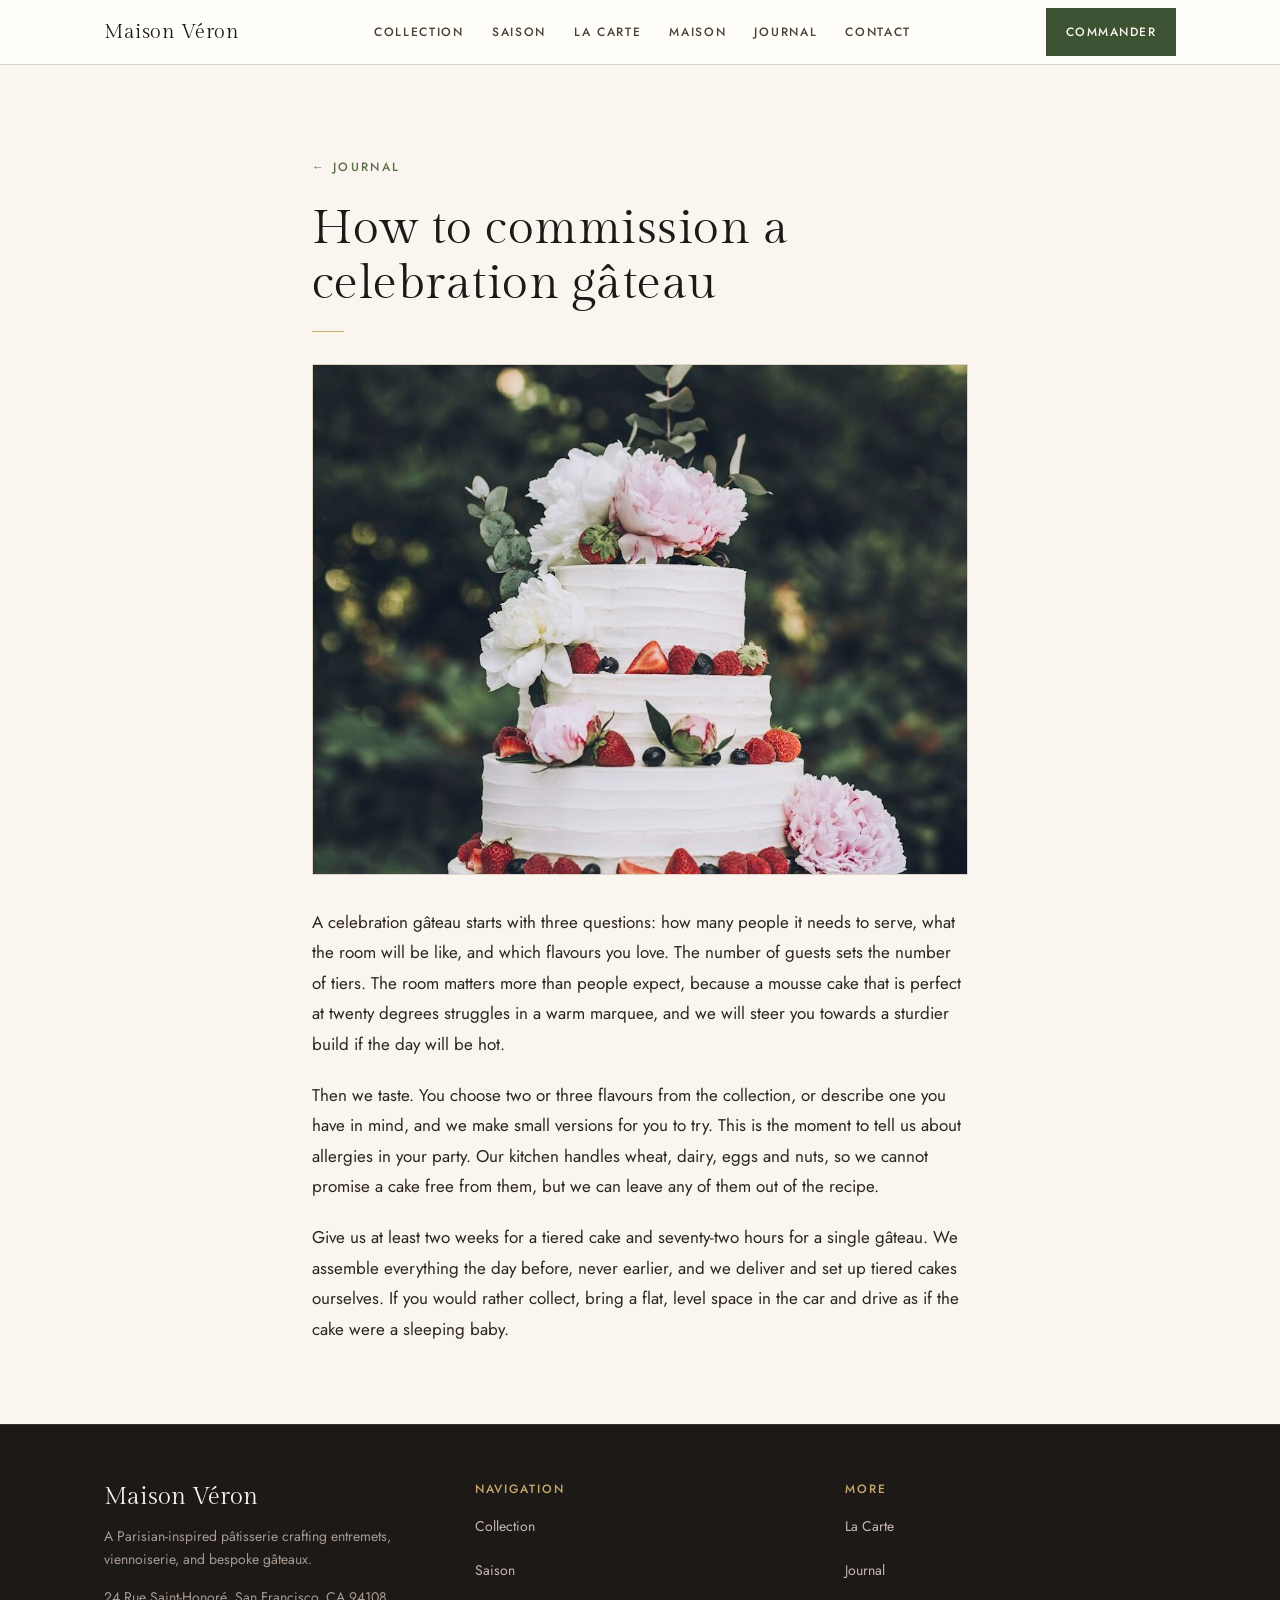
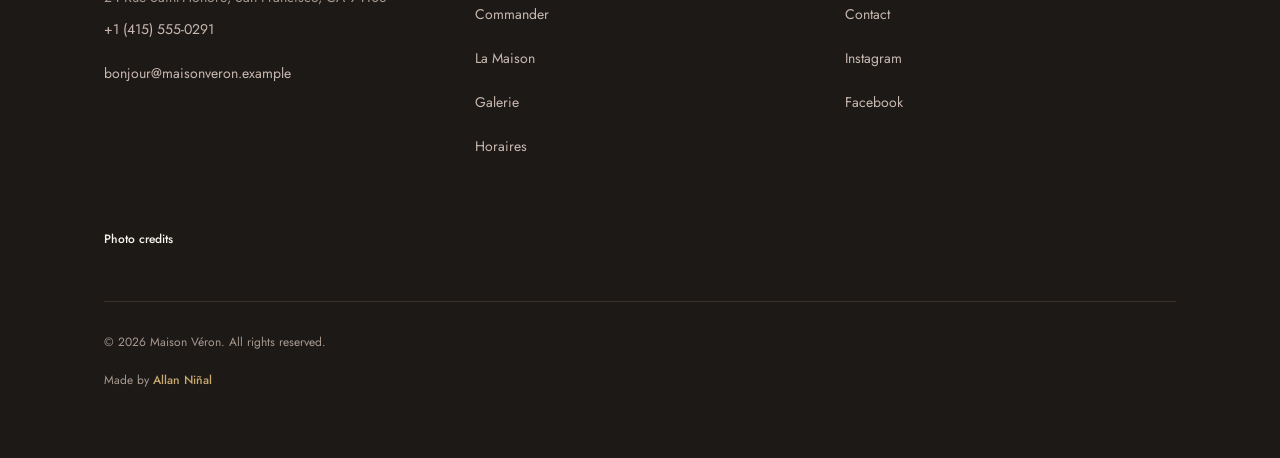
<file: journal/how-to-commission-a-celebration-gateau/index.html>
<!DOCTYPE html><html lang="en" class="scroll-smooth"> <head><meta charset="utf-8"><meta name="viewport" content="width=device-width, initial-scale=1, viewport-fit=cover"><meta name="theme-color" content="#FAF5EE"><title>How to commission a celebration gâteau — Maison Véron</title><meta name="description" content="Two weeks, one tasting and three questions. What we ask before we design a cake for your day."><link rel="canonical" href="https://example.com/journal/how-to-commission-a-celebration-gateau/"><meta name="robots" content="index, follow"><meta name="author" content="Maison Véron"><!-- Open Graph --><meta property="og:title" content="How to commission a celebration gâteau — Maison Véron"><meta property="og:description" content="Two weeks, one tasting and three questions. What we ask before we design a cake for your day."><meta property="og:url" content="https://example.com/journal/how-to-commission-a-celebration-gateau/"><meta property="og:type" content="restaurant.cafe"><meta property="og:site_name" content="Maison Véron"><meta property="og:locale" content="en_US"><meta property="og:image" content="https://example.com/og-image.png"><meta property="og:image:type" content="image/png"><meta property="og:image:width" content="1200"><meta property="og:image:height" content="630"><meta property="og:image:alt" content="Maison Véron — French Pâtisserie, San Francisco"><!-- Twitter / X --><meta name="twitter:card" content="summary_large_image"><meta name="twitter:title" content="How to commission a celebration gâteau — Maison Véron"><meta name="twitter:description" content="Two weeks, one tasting and three questions. What we ask before we design a cake for your day."><meta name="twitter:image" content="https://example.com/og-image.png"><link rel="icon" href="../../favicon.svg" type="image/svg+xml"><link rel="apple-touch-icon" href="../../favicon.svg"><script type="application/ld+json">{"@context":"https://schema.org","@type":"BreadcrumbList","itemListElement":[{"@type":"ListItem","position":1,"name":"Home","item":"https://example.com/"},{"@type":"ListItem","position":2,"name":"Journal","item":"https://example.com/journal/"},{"@type":"ListItem","position":3,"name":"How to commission a celebration gâteau","item":"https://example.com/journal/how-to-commission-a-celebration-gateau/"}]}</script><link rel="stylesheet" href="../../assets/index.BZvtxcZK.css"></head> <body class="min-h-screen flex flex-col antialiased"> <a href="#main-content" class="sr-only focus:not-sr-only focus:fixed focus:top-4 focus:left-4 focus:z-[100] btn-primary">
Skip to main content
</a> <header style="background-color: var(--color-surface); border-bottom: 1px solid var(--color-border);" class="sticky top-0 z-50" data-astro-cid-ctg3m53h> <div class="container-x" data-astro-cid-ctg3m53h> <div class="flex items-center justify-between h-16 gap-4" data-astro-cid-ctg3m53h> <a href="../../index.html" class="flex-shrink-0 inline-flex items-center" style="min-height: 44px;" aria-label="Maison Véron — Home" data-astro-cid-ctg3m53h> <span class="font-display text-xl tracking-wide" style="color: var(--color-text);" data-astro-cid-ctg3m53h>Maison Véron</span> </a> <nav aria-label="Main navigation" class="hidden lg:flex items-center gap-7" data-astro-cid-ctg3m53h> <a href="../../index.html#collection" class="nav-link" data-astro-cid-ctg3m53h>Collection</a><a href="../../index.html#saison" class="nav-link" data-astro-cid-ctg3m53h>Saison</a><a href="../../menu/index.html" class="nav-link" data-astro-cid-ctg3m53h>La Carte</a><a href="../../index.html#maison" class="nav-link" data-astro-cid-ctg3m53h>Maison</a><a href="../index.html" class="nav-link" data-astro-cid-ctg3m53h>Journal</a><a href="../../contact/index.html" class="nav-link" data-astro-cid-ctg3m53h>Contact</a> </nav> <a href="../../index.html#commande" class="btn-primary hidden lg:inline-flex text-xs px-5" data-astro-cid-ctg3m53h>Commander</a> <!-- Phone and tablet: menu (no JavaScript) --> <details class="mobile-menu lg:hidden" data-astro-cid-ctg3m53h> <summary aria-label="Menu" data-astro-cid-ctg3m53h>Menu</summary> <nav aria-label="Mobile navigation" data-astro-cid-ctg3m53h> <a href="../../index.html#collection" data-astro-cid-ctg3m53h>Collection</a><a href="../../index.html#saison" data-astro-cid-ctg3m53h>Saison</a><a href="../../menu/index.html" data-astro-cid-ctg3m53h>La Carte</a><a href="../../index.html#maison" data-astro-cid-ctg3m53h>Maison</a><a href="../index.html" data-astro-cid-ctg3m53h>Journal</a><a href="../../contact/index.html" data-astro-cid-ctg3m53h>Contact</a> <a href="../../index.html#commande" class="mobile-menu__cta" data-astro-cid-ctg3m53h>Commander</a> </nav> </details> </div> </div> </header>  <main id="main-content" class="flex-1">  <article class="section" aria-labelledby="post-heading"> <div class="container-x page-narrow"> <p class="eyebrow mb-3"><a href="../index.html" class="journal-back">&larr; Journal</a></p> <h1 id="post-heading" class="headline-lg">How to commission a celebration gâteau</h1> <div class="divider-left"></div> <img src="../../images/journal-gateau.jpg" alt="A white tiered cake decorated with strawberries, blueberries and pale peonies" width="900" height="700" decoding="async" class="journal-hero"> <div class="post-body"> <p>A celebration gâteau starts with three questions: how many people it needs to serve, what the room will be like, and which flavours you love. The number of guests sets the number of tiers. The room matters more than people expect, because a mousse cake that is perfect at twenty degrees struggles in a warm marquee, and we will steer you towards a sturdier build if the day will be hot.</p><p>Then we taste. You choose two or three flavours from the collection, or describe one you have in mind, and we make small versions for you to try. This is the moment to tell us about allergies in your party. Our kitchen handles wheat, dairy, eggs and nuts, so we cannot promise a cake free from them, but we can leave any of them out of the recipe.</p><p>Give us at least two weeks for a tiered cake and seventy-two hours for a single gâteau. We assemble everything the day before, never earlier, and we deliver and set up tiered cakes ourselves. If you would rather collect, bring a flat, level space in the car and drive as if the cake were a sleeping baby.</p> </div> </div> </article>  </main> <footer style="background-color: var(--color-dark-bg); border-top: 1px solid #3A3028;" data-astro-cid-gcn2mc3v> <div class="container-x py-14" data-astro-cid-gcn2mc3v> <div class="grid sm:grid-cols-2 lg:grid-cols-3 gap-10 mb-12" data-astro-cid-gcn2mc3v> <!-- Brand --> <div data-astro-cid-gcn2mc3v> <p class="font-display text-2xl mb-3" style="color: #FAF5EE;" data-astro-cid-gcn2mc3v>Maison Véron</p> <p class="text-sm leading-relaxed" style="color: #A89A90;" data-astro-cid-gcn2mc3v>A Parisian-inspired pâtisserie crafting entremets, viennoiserie, and bespoke gâteaux.</p> <address class="not-italic text-sm mt-4" style="color: #A89A90;" data-astro-cid-gcn2mc3v> <p data-astro-cid-gcn2mc3v>24 Rue Saint-Honoré, San Francisco, CA 94108</p> <p data-astro-cid-gcn2mc3v><a href="tel:+14155550291" class="footer-link" data-astro-cid-gcn2mc3v>+1 (415) 555-0291</a></p> <p data-astro-cid-gcn2mc3v><a href="mailto:bonjour@maisonveron.example" class="footer-link" data-astro-cid-gcn2mc3v>bonjour@maisonveron.example</a></p> </address> </div> <nav aria-label="Footer navigation" data-astro-cid-gcn2mc3v> <p class="text-xs font-medium uppercase tracking-widest mb-2" style="color: var(--color-gold-light); letter-spacing: 0.16em;" data-astro-cid-gcn2mc3v>Navigation</p> <ul class="flex flex-col" role="list" data-astro-cid-gcn2mc3v> <li data-astro-cid-gcn2mc3v><a href="../../index.html#collection" class="footer-link" data-astro-cid-gcn2mc3v>Collection</a></li><li data-astro-cid-gcn2mc3v><a href="../../index.html#saison" class="footer-link" data-astro-cid-gcn2mc3v>Saison</a></li><li data-astro-cid-gcn2mc3v><a href="../../index.html#commande" class="footer-link" data-astro-cid-gcn2mc3v>Commander</a></li><li data-astro-cid-gcn2mc3v><a href="../../index.html#maison" class="footer-link" data-astro-cid-gcn2mc3v>La Maison</a></li><li data-astro-cid-gcn2mc3v><a href="../../index.html#galerie" class="footer-link" data-astro-cid-gcn2mc3v>Galerie</a></li><li data-astro-cid-gcn2mc3v><a href="../../index.html#horaires" class="footer-link" data-astro-cid-gcn2mc3v>Horaires</a></li> </ul> </nav> <div data-astro-cid-gcn2mc3v> <p class="text-xs font-medium uppercase tracking-widest mb-2" style="color: var(--color-gold-light); letter-spacing: 0.16em;" data-astro-cid-gcn2mc3v>More</p> <ul class="flex flex-col" role="list" data-astro-cid-gcn2mc3v> <li data-astro-cid-gcn2mc3v><a href="../../menu/index.html" class="footer-link" data-astro-cid-gcn2mc3v>La Carte</a></li><li data-astro-cid-gcn2mc3v><a href="../index.html" class="footer-link" data-astro-cid-gcn2mc3v>Journal</a></li><li data-astro-cid-gcn2mc3v><a href="../../contact/index.html" class="footer-link" data-astro-cid-gcn2mc3v>Contact</a></li> <li data-astro-cid-gcn2mc3v><a href="https://instagram.com/maisonveron" class="footer-link" target="_blank" rel="noopener noreferrer" data-astro-cid-gcn2mc3v>Instagram</a></li> <li data-astro-cid-gcn2mc3v><a href="https://facebook.com/maisonveron" class="footer-link" target="_blank" rel="noopener noreferrer" data-astro-cid-gcn2mc3v>Facebook</a></li> </ul> </div> </div> <!-- Photo credits. Required while you use the demo photos (Unsplash asks for
         the photographer and a link). Delete this whole <details> block once you
         have replaced the photos with your own. --> <details class="photo-credits" data-photo-credits data-astro-cid-gcn2mc3v> <summary data-astro-cid-gcn2mc3v>Photo credits</summary> <p data-astro-cid-gcn2mc3v>
Demo photographs from <a href="https://unsplash.com/?utm_source=allanninal_dev&utm_medium=referral" data-astro-cid-gcn2mc3v>Unsplash</a>, <a href="https://www.pexels.com/" data-astro-cid-gcn2mc3v>Pexels</a> and <a href="https://pixabay.com/" data-astro-cid-gcn2mc3v>Pixabay</a>. Replace them, and these credits, with your own before launch.
</p> <ul data-astro-cid-gcn2mc3v> <li data-astro-cid-gcn2mc3v>Petits fraisiers: Photo by <a href="https://unsplash.com/@gdyson?utm_source=allanninal_dev&utm_medium=referral" data-astro-cid-gcn2mc3v>Gaby Dyson</a> on <a href="https://unsplash.com/photos/QX814A1w3j4?utm_source=allanninal_dev&utm_medium=referral" data-astro-cid-gcn2mc3v>Unsplash</a></li><li data-astro-cid-gcn2mc3v>Raspberry entremet: Photo by <a href="https://unsplash.com/@chriscreations__?utm_source=allanninal_dev&utm_medium=referral" data-astro-cid-gcn2mc3v>Christian Agbede</a> on <a href="https://unsplash.com/photos/-wOczGwXJOk?utm_source=allanninal_dev&utm_medium=referral" data-astro-cid-gcn2mc3v>Unsplash</a></li><li data-astro-cid-gcn2mc3v>Kouign-amann: Photo by <a href="https://www.pexels.com/@toulouse" data-astro-cid-gcn2mc3v>Maël BALLAND</a> on <a href="https://www.pexels.com/photo/person-holding-a-little-rolled-pie-6250365/" data-astro-cid-gcn2mc3v>Pexels</a></li><li data-astro-cid-gcn2mc3v>Macarons: Photo by <a href="https://unsplash.com/@mischa3110?utm_source=allanninal_dev&utm_medium=referral" data-astro-cid-gcn2mc3v>Marisa Garrido</a> on <a href="https://unsplash.com/photos/tODGldWfHiU?utm_source=allanninal_dev&utm_medium=referral" data-astro-cid-gcn2mc3v>Unsplash</a></li><li data-astro-cid-gcn2mc3v>Kneading dough: Photo by <a href="https://unsplash.com/@schultzmerr?utm_source=allanninal_dev&utm_medium=referral" data-astro-cid-gcn2mc3v>Merrilee Schultz</a> on <a href="https://unsplash.com/photos/zZq_Iopl5_Q?utm_source=allanninal_dev&utm_medium=referral" data-astro-cid-gcn2mc3v>Unsplash</a></li><li data-astro-cid-gcn2mc3v>Wedding gâteau: Photo by <a href="https://unsplash.com/@stephen2002?utm_source=allanninal_dev&utm_medium=referral" data-astro-cid-gcn2mc3v>Stephen Wheeler</a> on <a href="https://unsplash.com/photos/a-white-vase-with-flowers-QjoXfAdqg8Q?utm_source=allanninal_dev&utm_medium=referral" data-astro-cid-gcn2mc3v>Unsplash</a></li><li data-astro-cid-gcn2mc3v>The pastry case: Photo by <a href="https://pixabay.com/users/Michelle-Maria-165491/" data-astro-cid-gcn2mc3v>Michelle-Maria</a> on <a href="https://pixabay.com/photos/dessert-case-chocolate-food-gourmet-1935187/" data-astro-cid-gcn2mc3v>Pixabay</a></li><li data-astro-cid-gcn2mc3v>Finishing the tarts: Photo by <a href="https://unsplash.com/@heftiba?utm_source=allanninal_dev&utm_medium=referral" data-astro-cid-gcn2mc3v>Toa Heftiba</a> on <a href="https://unsplash.com/photos/person-wearing-white-latex-gloves-putting-cream-on-bowls-VeTJ9NOq-IA?utm_source=allanninal_dev&utm_medium=referral" data-astro-cid-gcn2mc3v>Unsplash</a></li><li data-astro-cid-gcn2mc3v>A celebration gâteau: Photo by <a href="https://unsplash.com/@madseneqvist?utm_source=allanninal_dev&utm_medium=referral" data-astro-cid-gcn2mc3v>Mads Eneqvist</a> on <a href="https://unsplash.com/photos/a-white-wedding-cake-with-fresh-strawberries-and-flowers-Xb5c2x6wJPc?utm_source=allanninal_dev&utm_medium=referral" data-astro-cid-gcn2mc3v>Unsplash</a></li><li data-astro-cid-gcn2mc3v>Croissants before the oven: Photo by <a href="https://www.pexels.com/@nano-erdozain-120534369" data-astro-cid-gcn2mc3v>Nano Erdozain</a> on <a href="https://www.pexels.com/photo/close-up-of-raw-croissants-on-baking-tray-37923922/" data-astro-cid-gcn2mc3v>Pexels</a></li><li data-astro-cid-gcn2mc3v>A box of macarons: Photo by <a href="https://www.pexels.com/@valeriya" data-astro-cid-gcn2mc3v>Valeria Boltneva</a> on <a href="https://www.pexels.com/photo/box-of-macarons-cookies-18580209/" data-astro-cid-gcn2mc3v>Pexels</a></li> </ul> </details> <div class="mt-10 pt-8" style="border-top: 1px solid #3A3028;" data-astro-cid-gcn2mc3v> <p class="text-xs" style="color: #A89A90;" data-astro-cid-gcn2mc3v>&copy; 2026 Maison Véron. All rights reserved.</p>  <p class="maker-credit" data-maker-credit="1" data-astro-cid-gcn2mc3v>Made by <a style="display:inline-flex;align-items:center;min-height:44px;" href="https://www.linkedin.com/in/allanninal/" data-maker-credit="1" target="_blank" rel="noopener noreferrer" data-astro-cid-gcn2mc3v>Allan Ni&ntilde;al</a></p> </div> </div> </footer>   </body></html>
</file>
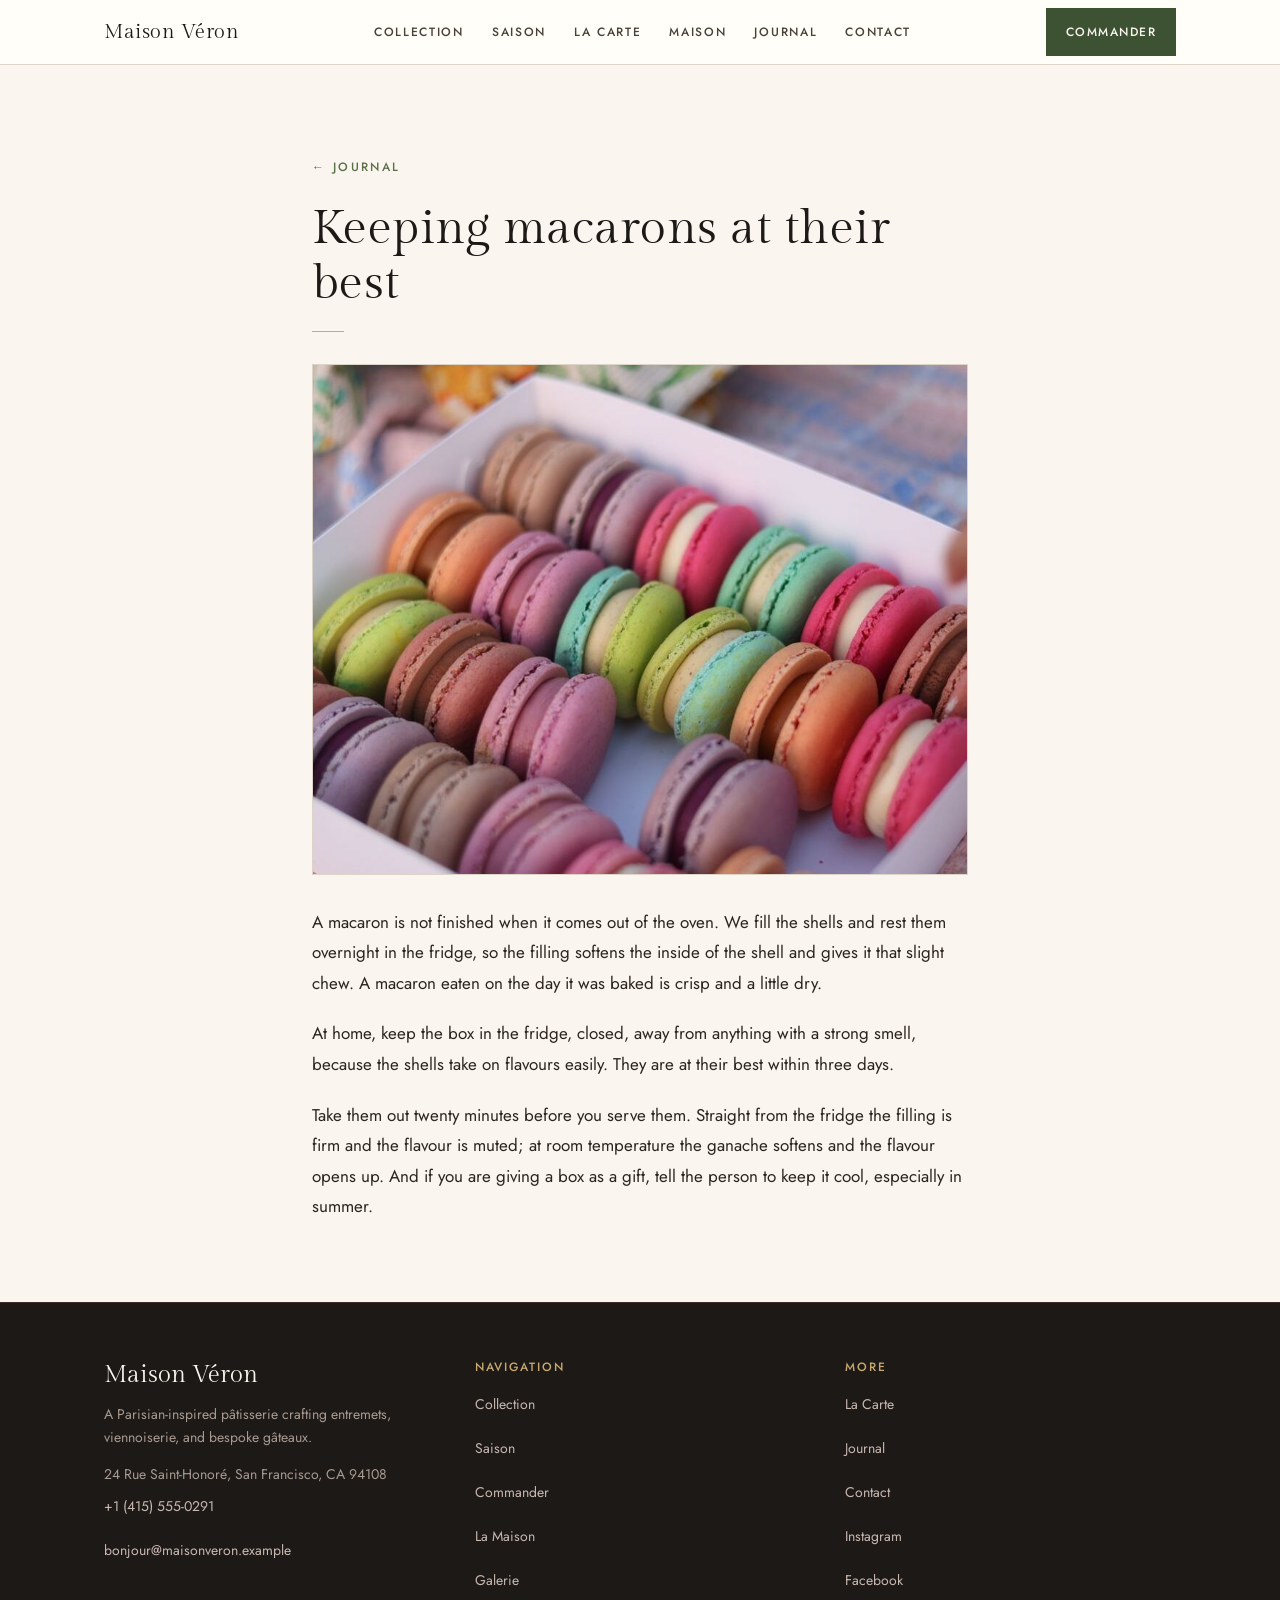
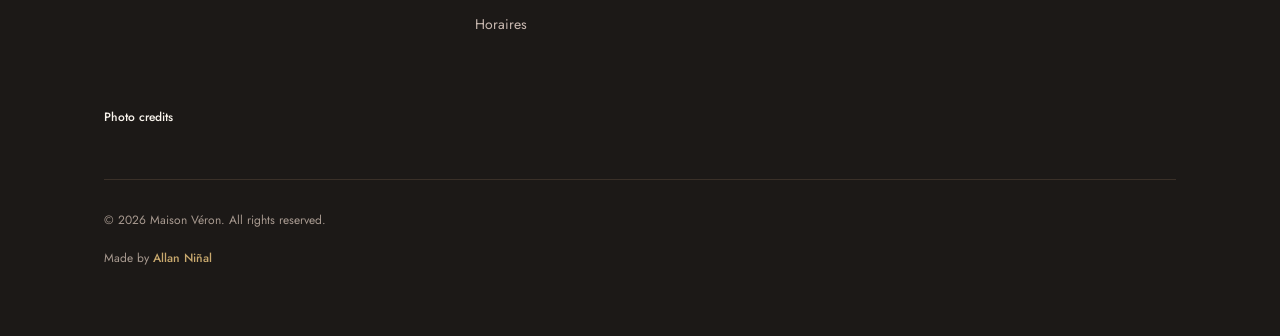
<file: journal/keeping-macarons-at-their-best/index.html>
<!DOCTYPE html><html lang="en" class="scroll-smooth"> <head><meta charset="utf-8"><meta name="viewport" content="width=device-width, initial-scale=1, viewport-fit=cover"><meta name="theme-color" content="#FAF5EE"><title>Keeping macarons at their best — Maison Véron</title><meta name="description" content="Macarons are better on the second day. How to store a box, and when to take it out of the fridge."><link rel="canonical" href="https://example.com/journal/keeping-macarons-at-their-best/"><meta name="robots" content="index, follow"><meta name="author" content="Maison Véron"><!-- Open Graph --><meta property="og:title" content="Keeping macarons at their best — Maison Véron"><meta property="og:description" content="Macarons are better on the second day. How to store a box, and when to take it out of the fridge."><meta property="og:url" content="https://example.com/journal/keeping-macarons-at-their-best/"><meta property="og:type" content="restaurant.cafe"><meta property="og:site_name" content="Maison Véron"><meta property="og:locale" content="en_US"><meta property="og:image" content="https://example.com/og-image.png"><meta property="og:image:type" content="image/png"><meta property="og:image:width" content="1200"><meta property="og:image:height" content="630"><meta property="og:image:alt" content="Maison Véron — French Pâtisserie, San Francisco"><!-- Twitter / X --><meta name="twitter:card" content="summary_large_image"><meta name="twitter:title" content="Keeping macarons at their best — Maison Véron"><meta name="twitter:description" content="Macarons are better on the second day. How to store a box, and when to take it out of the fridge."><meta name="twitter:image" content="https://example.com/og-image.png"><link rel="icon" href="../../favicon.svg" type="image/svg+xml"><link rel="apple-touch-icon" href="../../favicon.svg"><script type="application/ld+json">{"@context":"https://schema.org","@type":"BreadcrumbList","itemListElement":[{"@type":"ListItem","position":1,"name":"Home","item":"https://example.com/"},{"@type":"ListItem","position":2,"name":"Journal","item":"https://example.com/journal/"},{"@type":"ListItem","position":3,"name":"Keeping macarons at their best","item":"https://example.com/journal/keeping-macarons-at-their-best/"}]}</script><link rel="stylesheet" href="../../assets/index.BZvtxcZK.css"></head> <body class="min-h-screen flex flex-col antialiased"> <a href="#main-content" class="sr-only focus:not-sr-only focus:fixed focus:top-4 focus:left-4 focus:z-[100] btn-primary">
Skip to main content
</a> <header style="background-color: var(--color-surface); border-bottom: 1px solid var(--color-border);" class="sticky top-0 z-50" data-astro-cid-ctg3m53h> <div class="container-x" data-astro-cid-ctg3m53h> <div class="flex items-center justify-between h-16 gap-4" data-astro-cid-ctg3m53h> <a href="../../index.html" class="flex-shrink-0 inline-flex items-center" style="min-height: 44px;" aria-label="Maison Véron — Home" data-astro-cid-ctg3m53h> <span class="font-display text-xl tracking-wide" style="color: var(--color-text);" data-astro-cid-ctg3m53h>Maison Véron</span> </a> <nav aria-label="Main navigation" class="hidden lg:flex items-center gap-7" data-astro-cid-ctg3m53h> <a href="../../index.html#collection" class="nav-link" data-astro-cid-ctg3m53h>Collection</a><a href="../../index.html#saison" class="nav-link" data-astro-cid-ctg3m53h>Saison</a><a href="../../menu/index.html" class="nav-link" data-astro-cid-ctg3m53h>La Carte</a><a href="../../index.html#maison" class="nav-link" data-astro-cid-ctg3m53h>Maison</a><a href="../index.html" class="nav-link" data-astro-cid-ctg3m53h>Journal</a><a href="../../contact/index.html" class="nav-link" data-astro-cid-ctg3m53h>Contact</a> </nav> <a href="../../index.html#commande" class="btn-primary hidden lg:inline-flex text-xs px-5" data-astro-cid-ctg3m53h>Commander</a> <!-- Phone and tablet: menu (no JavaScript) --> <details class="mobile-menu lg:hidden" data-astro-cid-ctg3m53h> <summary aria-label="Menu" data-astro-cid-ctg3m53h>Menu</summary> <nav aria-label="Mobile navigation" data-astro-cid-ctg3m53h> <a href="../../index.html#collection" data-astro-cid-ctg3m53h>Collection</a><a href="../../index.html#saison" data-astro-cid-ctg3m53h>Saison</a><a href="../../menu/index.html" data-astro-cid-ctg3m53h>La Carte</a><a href="../../index.html#maison" data-astro-cid-ctg3m53h>Maison</a><a href="../index.html" data-astro-cid-ctg3m53h>Journal</a><a href="../../contact/index.html" data-astro-cid-ctg3m53h>Contact</a> <a href="../../index.html#commande" class="mobile-menu__cta" data-astro-cid-ctg3m53h>Commander</a> </nav> </details> </div> </div> </header>  <main id="main-content" class="flex-1">  <article class="section" aria-labelledby="post-heading"> <div class="container-x page-narrow"> <p class="eyebrow mb-3"><a href="../index.html" class="journal-back">&larr; Journal</a></p> <h1 id="post-heading" class="headline-lg">Keeping macarons at their best</h1> <div class="divider-left"></div> <img src="../../images/journal-macarons.jpg" alt="An open box of macarons in pink, green, purple and orange" width="900" height="700" decoding="async" class="journal-hero"> <div class="post-body"> <p>A macaron is not finished when it comes out of the oven. We fill the shells and rest them overnight in the fridge, so the filling softens the inside of the shell and gives it that slight chew. A macaron eaten on the day it was baked is crisp and a little dry.</p><p>At home, keep the box in the fridge, closed, away from anything with a strong smell, because the shells take on flavours easily. They are at their best within three days.</p><p>Take them out twenty minutes before you serve them. Straight from the fridge the filling is firm and the flavour is muted; at room temperature the ganache softens and the flavour opens up. And if you are giving a box as a gift, tell the person to keep it cool, especially in summer.</p> </div> </div> </article>  </main> <footer style="background-color: var(--color-dark-bg); border-top: 1px solid #3A3028;" data-astro-cid-gcn2mc3v> <div class="container-x py-14" data-astro-cid-gcn2mc3v> <div class="grid sm:grid-cols-2 lg:grid-cols-3 gap-10 mb-12" data-astro-cid-gcn2mc3v> <!-- Brand --> <div data-astro-cid-gcn2mc3v> <p class="font-display text-2xl mb-3" style="color: #FAF5EE;" data-astro-cid-gcn2mc3v>Maison Véron</p> <p class="text-sm leading-relaxed" style="color: #A89A90;" data-astro-cid-gcn2mc3v>A Parisian-inspired pâtisserie crafting entremets, viennoiserie, and bespoke gâteaux.</p> <address class="not-italic text-sm mt-4" style="color: #A89A90;" data-astro-cid-gcn2mc3v> <p data-astro-cid-gcn2mc3v>24 Rue Saint-Honoré, San Francisco, CA 94108</p> <p data-astro-cid-gcn2mc3v><a href="tel:+14155550291" class="footer-link" data-astro-cid-gcn2mc3v>+1 (415) 555-0291</a></p> <p data-astro-cid-gcn2mc3v><a href="mailto:bonjour@maisonveron.example" class="footer-link" data-astro-cid-gcn2mc3v>bonjour@maisonveron.example</a></p> </address> </div> <nav aria-label="Footer navigation" data-astro-cid-gcn2mc3v> <p class="text-xs font-medium uppercase tracking-widest mb-2" style="color: var(--color-gold-light); letter-spacing: 0.16em;" data-astro-cid-gcn2mc3v>Navigation</p> <ul class="flex flex-col" role="list" data-astro-cid-gcn2mc3v> <li data-astro-cid-gcn2mc3v><a href="../../index.html#collection" class="footer-link" data-astro-cid-gcn2mc3v>Collection</a></li><li data-astro-cid-gcn2mc3v><a href="../../index.html#saison" class="footer-link" data-astro-cid-gcn2mc3v>Saison</a></li><li data-astro-cid-gcn2mc3v><a href="../../index.html#commande" class="footer-link" data-astro-cid-gcn2mc3v>Commander</a></li><li data-astro-cid-gcn2mc3v><a href="../../index.html#maison" class="footer-link" data-astro-cid-gcn2mc3v>La Maison</a></li><li data-astro-cid-gcn2mc3v><a href="../../index.html#galerie" class="footer-link" data-astro-cid-gcn2mc3v>Galerie</a></li><li data-astro-cid-gcn2mc3v><a href="../../index.html#horaires" class="footer-link" data-astro-cid-gcn2mc3v>Horaires</a></li> </ul> </nav> <div data-astro-cid-gcn2mc3v> <p class="text-xs font-medium uppercase tracking-widest mb-2" style="color: var(--color-gold-light); letter-spacing: 0.16em;" data-astro-cid-gcn2mc3v>More</p> <ul class="flex flex-col" role="list" data-astro-cid-gcn2mc3v> <li data-astro-cid-gcn2mc3v><a href="../../menu/index.html" class="footer-link" data-astro-cid-gcn2mc3v>La Carte</a></li><li data-astro-cid-gcn2mc3v><a href="../index.html" class="footer-link" data-astro-cid-gcn2mc3v>Journal</a></li><li data-astro-cid-gcn2mc3v><a href="../../contact/index.html" class="footer-link" data-astro-cid-gcn2mc3v>Contact</a></li> <li data-astro-cid-gcn2mc3v><a href="https://instagram.com/maisonveron" class="footer-link" target="_blank" rel="noopener noreferrer" data-astro-cid-gcn2mc3v>Instagram</a></li> <li data-astro-cid-gcn2mc3v><a href="https://facebook.com/maisonveron" class="footer-link" target="_blank" rel="noopener noreferrer" data-astro-cid-gcn2mc3v>Facebook</a></li> </ul> </div> </div> <!-- Photo credits. Required while you use the demo photos (Unsplash asks for
         the photographer and a link). Delete this whole <details> block once you
         have replaced the photos with your own. --> <details class="photo-credits" data-photo-credits data-astro-cid-gcn2mc3v> <summary data-astro-cid-gcn2mc3v>Photo credits</summary> <p data-astro-cid-gcn2mc3v>
Demo photographs from <a href="https://unsplash.com/?utm_source=allanninal_dev&utm_medium=referral" data-astro-cid-gcn2mc3v>Unsplash</a>, <a href="https://www.pexels.com/" data-astro-cid-gcn2mc3v>Pexels</a> and <a href="https://pixabay.com/" data-astro-cid-gcn2mc3v>Pixabay</a>. Replace them, and these credits, with your own before launch.
</p> <ul data-astro-cid-gcn2mc3v> <li data-astro-cid-gcn2mc3v>Petits fraisiers: Photo by <a href="https://unsplash.com/@gdyson?utm_source=allanninal_dev&utm_medium=referral" data-astro-cid-gcn2mc3v>Gaby Dyson</a> on <a href="https://unsplash.com/photos/QX814A1w3j4?utm_source=allanninal_dev&utm_medium=referral" data-astro-cid-gcn2mc3v>Unsplash</a></li><li data-astro-cid-gcn2mc3v>Raspberry entremet: Photo by <a href="https://unsplash.com/@chriscreations__?utm_source=allanninal_dev&utm_medium=referral" data-astro-cid-gcn2mc3v>Christian Agbede</a> on <a href="https://unsplash.com/photos/-wOczGwXJOk?utm_source=allanninal_dev&utm_medium=referral" data-astro-cid-gcn2mc3v>Unsplash</a></li><li data-astro-cid-gcn2mc3v>Kouign-amann: Photo by <a href="https://www.pexels.com/@toulouse" data-astro-cid-gcn2mc3v>Maël BALLAND</a> on <a href="https://www.pexels.com/photo/person-holding-a-little-rolled-pie-6250365/" data-astro-cid-gcn2mc3v>Pexels</a></li><li data-astro-cid-gcn2mc3v>Macarons: Photo by <a href="https://unsplash.com/@mischa3110?utm_source=allanninal_dev&utm_medium=referral" data-astro-cid-gcn2mc3v>Marisa Garrido</a> on <a href="https://unsplash.com/photos/tODGldWfHiU?utm_source=allanninal_dev&utm_medium=referral" data-astro-cid-gcn2mc3v>Unsplash</a></li><li data-astro-cid-gcn2mc3v>Kneading dough: Photo by <a href="https://unsplash.com/@schultzmerr?utm_source=allanninal_dev&utm_medium=referral" data-astro-cid-gcn2mc3v>Merrilee Schultz</a> on <a href="https://unsplash.com/photos/zZq_Iopl5_Q?utm_source=allanninal_dev&utm_medium=referral" data-astro-cid-gcn2mc3v>Unsplash</a></li><li data-astro-cid-gcn2mc3v>Wedding gâteau: Photo by <a href="https://unsplash.com/@stephen2002?utm_source=allanninal_dev&utm_medium=referral" data-astro-cid-gcn2mc3v>Stephen Wheeler</a> on <a href="https://unsplash.com/photos/a-white-vase-with-flowers-QjoXfAdqg8Q?utm_source=allanninal_dev&utm_medium=referral" data-astro-cid-gcn2mc3v>Unsplash</a></li><li data-astro-cid-gcn2mc3v>The pastry case: Photo by <a href="https://pixabay.com/users/Michelle-Maria-165491/" data-astro-cid-gcn2mc3v>Michelle-Maria</a> on <a href="https://pixabay.com/photos/dessert-case-chocolate-food-gourmet-1935187/" data-astro-cid-gcn2mc3v>Pixabay</a></li><li data-astro-cid-gcn2mc3v>Finishing the tarts: Photo by <a href="https://unsplash.com/@heftiba?utm_source=allanninal_dev&utm_medium=referral" data-astro-cid-gcn2mc3v>Toa Heftiba</a> on <a href="https://unsplash.com/photos/person-wearing-white-latex-gloves-putting-cream-on-bowls-VeTJ9NOq-IA?utm_source=allanninal_dev&utm_medium=referral" data-astro-cid-gcn2mc3v>Unsplash</a></li><li data-astro-cid-gcn2mc3v>A celebration gâteau: Photo by <a href="https://unsplash.com/@madseneqvist?utm_source=allanninal_dev&utm_medium=referral" data-astro-cid-gcn2mc3v>Mads Eneqvist</a> on <a href="https://unsplash.com/photos/a-white-wedding-cake-with-fresh-strawberries-and-flowers-Xb5c2x6wJPc?utm_source=allanninal_dev&utm_medium=referral" data-astro-cid-gcn2mc3v>Unsplash</a></li><li data-astro-cid-gcn2mc3v>Croissants before the oven: Photo by <a href="https://www.pexels.com/@nano-erdozain-120534369" data-astro-cid-gcn2mc3v>Nano Erdozain</a> on <a href="https://www.pexels.com/photo/close-up-of-raw-croissants-on-baking-tray-37923922/" data-astro-cid-gcn2mc3v>Pexels</a></li><li data-astro-cid-gcn2mc3v>A box of macarons: Photo by <a href="https://www.pexels.com/@valeriya" data-astro-cid-gcn2mc3v>Valeria Boltneva</a> on <a href="https://www.pexels.com/photo/box-of-macarons-cookies-18580209/" data-astro-cid-gcn2mc3v>Pexels</a></li> </ul> </details> <div class="mt-10 pt-8" style="border-top: 1px solid #3A3028;" data-astro-cid-gcn2mc3v> <p class="text-xs" style="color: #A89A90;" data-astro-cid-gcn2mc3v>&copy; 2026 Maison Véron. All rights reserved.</p>  <p class="maker-credit" data-maker-credit="1" data-astro-cid-gcn2mc3v>Made by <a style="display:inline-flex;align-items:center;min-height:44px;" href="https://www.linkedin.com/in/allanninal/" data-maker-credit="1" target="_blank" rel="noopener noreferrer" data-astro-cid-gcn2mc3v>Allan Ni&ntilde;al</a></p> </div> </div> </footer>   </body></html>
</file>
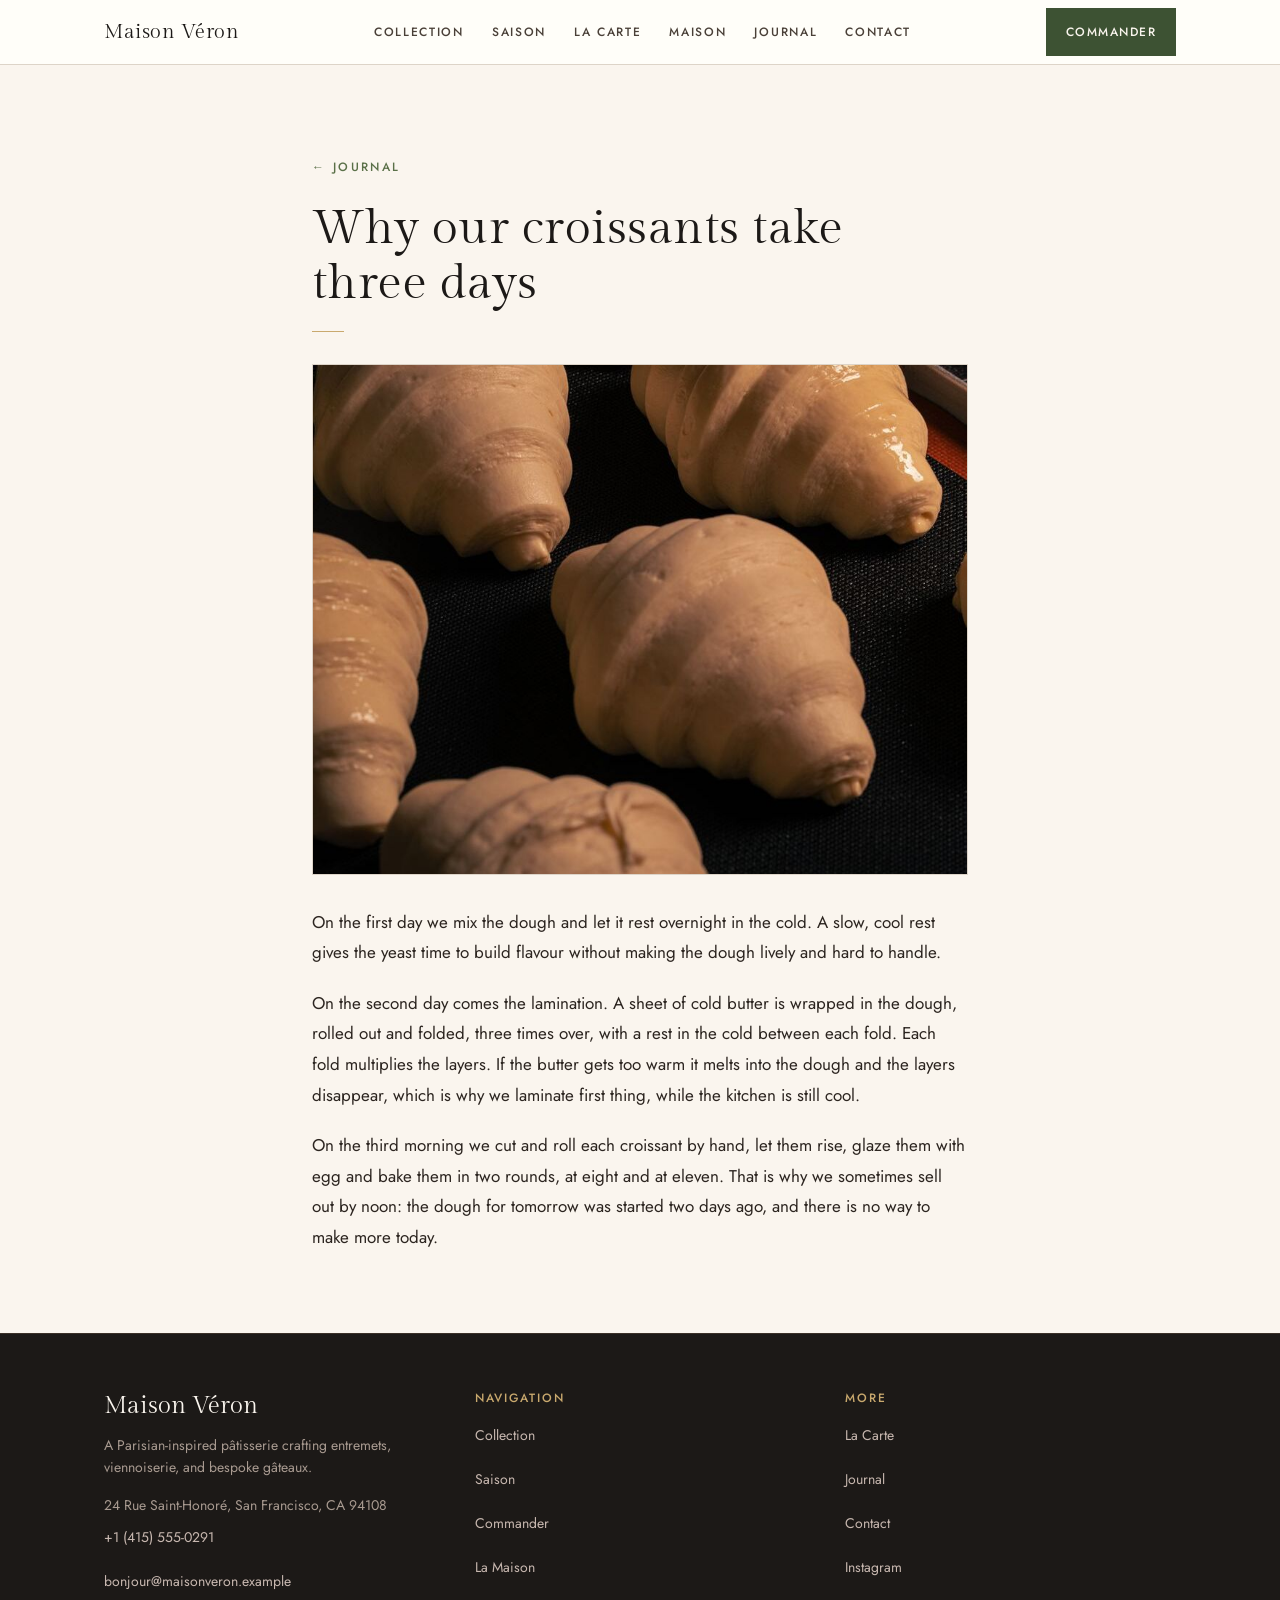
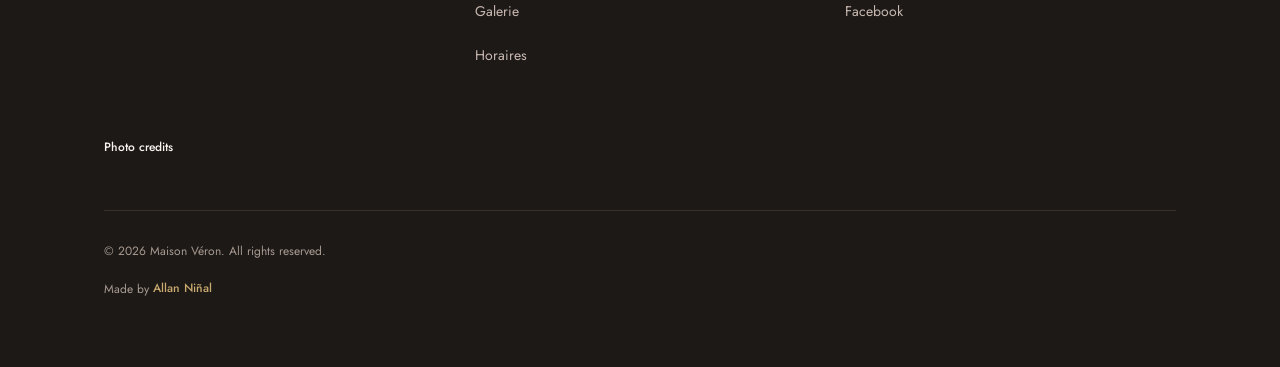
<file: journal/why-our-croissants-take-three-days/index.html>
<!DOCTYPE html><html lang="en" class="scroll-smooth"> <head><meta charset="utf-8"><meta name="viewport" content="width=device-width, initial-scale=1, viewport-fit=cover"><meta name="theme-color" content="#FAF5EE"><title>Why our croissants take three days — Maison Véron</title><meta name="description" content="A cold rest, a careful fold and an early oven. What happens to the dough between Monday and Wednesday."><link rel="canonical" href="https://example.com/journal/why-our-croissants-take-three-days/"><meta name="robots" content="index, follow"><meta name="author" content="Maison Véron"><!-- Open Graph --><meta property="og:title" content="Why our croissants take three days — Maison Véron"><meta property="og:description" content="A cold rest, a careful fold and an early oven. What happens to the dough between Monday and Wednesday."><meta property="og:url" content="https://example.com/journal/why-our-croissants-take-three-days/"><meta property="og:type" content="restaurant.cafe"><meta property="og:site_name" content="Maison Véron"><meta property="og:locale" content="en_US"><meta property="og:image" content="https://example.com/og-image.png"><meta property="og:image:type" content="image/png"><meta property="og:image:width" content="1200"><meta property="og:image:height" content="630"><meta property="og:image:alt" content="Maison Véron — French Pâtisserie, San Francisco"><!-- Twitter / X --><meta name="twitter:card" content="summary_large_image"><meta name="twitter:title" content="Why our croissants take three days — Maison Véron"><meta name="twitter:description" content="A cold rest, a careful fold and an early oven. What happens to the dough between Monday and Wednesday."><meta name="twitter:image" content="https://example.com/og-image.png"><link rel="icon" href="../../favicon.svg" type="image/svg+xml"><link rel="apple-touch-icon" href="../../favicon.svg"><script type="application/ld+json">{"@context":"https://schema.org","@type":"BreadcrumbList","itemListElement":[{"@type":"ListItem","position":1,"name":"Home","item":"https://example.com/"},{"@type":"ListItem","position":2,"name":"Journal","item":"https://example.com/journal/"},{"@type":"ListItem","position":3,"name":"Why our croissants take three days","item":"https://example.com/journal/why-our-croissants-take-three-days/"}]}</script><link rel="stylesheet" href="../../assets/index.BZvtxcZK.css"></head> <body class="min-h-screen flex flex-col antialiased"> <a href="#main-content" class="sr-only focus:not-sr-only focus:fixed focus:top-4 focus:left-4 focus:z-[100] btn-primary">
Skip to main content
</a> <header style="background-color: var(--color-surface); border-bottom: 1px solid var(--color-border);" class="sticky top-0 z-50" data-astro-cid-ctg3m53h> <div class="container-x" data-astro-cid-ctg3m53h> <div class="flex items-center justify-between h-16 gap-4" data-astro-cid-ctg3m53h> <a href="../../index.html" class="flex-shrink-0 inline-flex items-center" style="min-height: 44px;" aria-label="Maison Véron — Home" data-astro-cid-ctg3m53h> <span class="font-display text-xl tracking-wide" style="color: var(--color-text);" data-astro-cid-ctg3m53h>Maison Véron</span> </a> <nav aria-label="Main navigation" class="hidden lg:flex items-center gap-7" data-astro-cid-ctg3m53h> <a href="../../index.html#collection" class="nav-link" data-astro-cid-ctg3m53h>Collection</a><a href="../../index.html#saison" class="nav-link" data-astro-cid-ctg3m53h>Saison</a><a href="../../menu/index.html" class="nav-link" data-astro-cid-ctg3m53h>La Carte</a><a href="../../index.html#maison" class="nav-link" data-astro-cid-ctg3m53h>Maison</a><a href="../index.html" class="nav-link" data-astro-cid-ctg3m53h>Journal</a><a href="../../contact/index.html" class="nav-link" data-astro-cid-ctg3m53h>Contact</a> </nav> <a href="../../index.html#commande" class="btn-primary hidden lg:inline-flex text-xs px-5" data-astro-cid-ctg3m53h>Commander</a> <!-- Phone and tablet: menu (no JavaScript) --> <details class="mobile-menu lg:hidden" data-astro-cid-ctg3m53h> <summary aria-label="Menu" data-astro-cid-ctg3m53h>Menu</summary> <nav aria-label="Mobile navigation" data-astro-cid-ctg3m53h> <a href="../../index.html#collection" data-astro-cid-ctg3m53h>Collection</a><a href="../../index.html#saison" data-astro-cid-ctg3m53h>Saison</a><a href="../../menu/index.html" data-astro-cid-ctg3m53h>La Carte</a><a href="../../index.html#maison" data-astro-cid-ctg3m53h>Maison</a><a href="../index.html" data-astro-cid-ctg3m53h>Journal</a><a href="../../contact/index.html" data-astro-cid-ctg3m53h>Contact</a> <a href="../../index.html#commande" class="mobile-menu__cta" data-astro-cid-ctg3m53h>Commander</a> </nav> </details> </div> </div> </header>  <main id="main-content" class="flex-1">  <article class="section" aria-labelledby="post-heading"> <div class="container-x page-narrow"> <p class="eyebrow mb-3"><a href="../index.html" class="journal-back">&larr; Journal</a></p> <h1 id="post-heading" class="headline-lg">Why our croissants take three days</h1> <div class="divider-left"></div> <img src="../../images/journal-croissant.jpg" alt="Rows of unbaked croissants resting on a dark baking tray" width="900" height="700" decoding="async" class="journal-hero"> <div class="post-body"> <p>On the first day we mix the dough and let it rest overnight in the cold. A slow, cool rest gives the yeast time to build flavour without making the dough lively and hard to handle.</p><p>On the second day comes the lamination. A sheet of cold butter is wrapped in the dough, rolled out and folded, three times over, with a rest in the cold between each fold. Each fold multiplies the layers. If the butter gets too warm it melts into the dough and the layers disappear, which is why we laminate first thing, while the kitchen is still cool.</p><p>On the third morning we cut and roll each croissant by hand, let them rise, glaze them with egg and bake them in two rounds, at eight and at eleven. That is why we sometimes sell out by noon: the dough for tomorrow was started two days ago, and there is no way to make more today.</p> </div> </div> </article>  </main> <footer style="background-color: var(--color-dark-bg); border-top: 1px solid #3A3028;" data-astro-cid-gcn2mc3v> <div class="container-x py-14" data-astro-cid-gcn2mc3v> <div class="grid sm:grid-cols-2 lg:grid-cols-3 gap-10 mb-12" data-astro-cid-gcn2mc3v> <!-- Brand --> <div data-astro-cid-gcn2mc3v> <p class="font-display text-2xl mb-3" style="color: #FAF5EE;" data-astro-cid-gcn2mc3v>Maison Véron</p> <p class="text-sm leading-relaxed" style="color: #A89A90;" data-astro-cid-gcn2mc3v>A Parisian-inspired pâtisserie crafting entremets, viennoiserie, and bespoke gâteaux.</p> <address class="not-italic text-sm mt-4" style="color: #A89A90;" data-astro-cid-gcn2mc3v> <p data-astro-cid-gcn2mc3v>24 Rue Saint-Honoré, San Francisco, CA 94108</p> <p data-astro-cid-gcn2mc3v><a href="tel:+14155550291" class="footer-link" data-astro-cid-gcn2mc3v>+1 (415) 555-0291</a></p> <p data-astro-cid-gcn2mc3v><a href="mailto:bonjour@maisonveron.example" class="footer-link" data-astro-cid-gcn2mc3v>bonjour@maisonveron.example</a></p> </address> </div> <nav aria-label="Footer navigation" data-astro-cid-gcn2mc3v> <p class="text-xs font-medium uppercase tracking-widest mb-2" style="color: var(--color-gold-light); letter-spacing: 0.16em;" data-astro-cid-gcn2mc3v>Navigation</p> <ul class="flex flex-col" role="list" data-astro-cid-gcn2mc3v> <li data-astro-cid-gcn2mc3v><a href="../../index.html#collection" class="footer-link" data-astro-cid-gcn2mc3v>Collection</a></li><li data-astro-cid-gcn2mc3v><a href="../../index.html#saison" class="footer-link" data-astro-cid-gcn2mc3v>Saison</a></li><li data-astro-cid-gcn2mc3v><a href="../../index.html#commande" class="footer-link" data-astro-cid-gcn2mc3v>Commander</a></li><li data-astro-cid-gcn2mc3v><a href="../../index.html#maison" class="footer-link" data-astro-cid-gcn2mc3v>La Maison</a></li><li data-astro-cid-gcn2mc3v><a href="../../index.html#galerie" class="footer-link" data-astro-cid-gcn2mc3v>Galerie</a></li><li data-astro-cid-gcn2mc3v><a href="../../index.html#horaires" class="footer-link" data-astro-cid-gcn2mc3v>Horaires</a></li> </ul> </nav> <div data-astro-cid-gcn2mc3v> <p class="text-xs font-medium uppercase tracking-widest mb-2" style="color: var(--color-gold-light); letter-spacing: 0.16em;" data-astro-cid-gcn2mc3v>More</p> <ul class="flex flex-col" role="list" data-astro-cid-gcn2mc3v> <li data-astro-cid-gcn2mc3v><a href="../../menu/index.html" class="footer-link" data-astro-cid-gcn2mc3v>La Carte</a></li><li data-astro-cid-gcn2mc3v><a href="../index.html" class="footer-link" data-astro-cid-gcn2mc3v>Journal</a></li><li data-astro-cid-gcn2mc3v><a href="../../contact/index.html" class="footer-link" data-astro-cid-gcn2mc3v>Contact</a></li> <li data-astro-cid-gcn2mc3v><a href="https://instagram.com/maisonveron" class="footer-link" target="_blank" rel="noopener noreferrer" data-astro-cid-gcn2mc3v>Instagram</a></li> <li data-astro-cid-gcn2mc3v><a href="https://facebook.com/maisonveron" class="footer-link" target="_blank" rel="noopener noreferrer" data-astro-cid-gcn2mc3v>Facebook</a></li> </ul> </div> </div> <!-- Photo credits. Required while you use the demo photos (Unsplash asks for
         the photographer and a link). Delete this whole <details> block once you
         have replaced the photos with your own. --> <details class="photo-credits" data-photo-credits data-astro-cid-gcn2mc3v> <summary data-astro-cid-gcn2mc3v>Photo credits</summary> <p data-astro-cid-gcn2mc3v>
Demo photographs from <a href="https://unsplash.com/?utm_source=allanninal_dev&utm_medium=referral" data-astro-cid-gcn2mc3v>Unsplash</a>, <a href="https://www.pexels.com/" data-astro-cid-gcn2mc3v>Pexels</a> and <a href="https://pixabay.com/" data-astro-cid-gcn2mc3v>Pixabay</a>. Replace them, and these credits, with your own before launch.
</p> <ul data-astro-cid-gcn2mc3v> <li data-astro-cid-gcn2mc3v>Petits fraisiers: Photo by <a href="https://unsplash.com/@gdyson?utm_source=allanninal_dev&utm_medium=referral" data-astro-cid-gcn2mc3v>Gaby Dyson</a> on <a href="https://unsplash.com/photos/QX814A1w3j4?utm_source=allanninal_dev&utm_medium=referral" data-astro-cid-gcn2mc3v>Unsplash</a></li><li data-astro-cid-gcn2mc3v>Raspberry entremet: Photo by <a href="https://unsplash.com/@chriscreations__?utm_source=allanninal_dev&utm_medium=referral" data-astro-cid-gcn2mc3v>Christian Agbede</a> on <a href="https://unsplash.com/photos/-wOczGwXJOk?utm_source=allanninal_dev&utm_medium=referral" data-astro-cid-gcn2mc3v>Unsplash</a></li><li data-astro-cid-gcn2mc3v>Kouign-amann: Photo by <a href="https://www.pexels.com/@toulouse" data-astro-cid-gcn2mc3v>Maël BALLAND</a> on <a href="https://www.pexels.com/photo/person-holding-a-little-rolled-pie-6250365/" data-astro-cid-gcn2mc3v>Pexels</a></li><li data-astro-cid-gcn2mc3v>Macarons: Photo by <a href="https://unsplash.com/@mischa3110?utm_source=allanninal_dev&utm_medium=referral" data-astro-cid-gcn2mc3v>Marisa Garrido</a> on <a href="https://unsplash.com/photos/tODGldWfHiU?utm_source=allanninal_dev&utm_medium=referral" data-astro-cid-gcn2mc3v>Unsplash</a></li><li data-astro-cid-gcn2mc3v>Kneading dough: Photo by <a href="https://unsplash.com/@schultzmerr?utm_source=allanninal_dev&utm_medium=referral" data-astro-cid-gcn2mc3v>Merrilee Schultz</a> on <a href="https://unsplash.com/photos/zZq_Iopl5_Q?utm_source=allanninal_dev&utm_medium=referral" data-astro-cid-gcn2mc3v>Unsplash</a></li><li data-astro-cid-gcn2mc3v>Wedding gâteau: Photo by <a href="https://unsplash.com/@stephen2002?utm_source=allanninal_dev&utm_medium=referral" data-astro-cid-gcn2mc3v>Stephen Wheeler</a> on <a href="https://unsplash.com/photos/a-white-vase-with-flowers-QjoXfAdqg8Q?utm_source=allanninal_dev&utm_medium=referral" data-astro-cid-gcn2mc3v>Unsplash</a></li><li data-astro-cid-gcn2mc3v>The pastry case: Photo by <a href="https://pixabay.com/users/Michelle-Maria-165491/" data-astro-cid-gcn2mc3v>Michelle-Maria</a> on <a href="https://pixabay.com/photos/dessert-case-chocolate-food-gourmet-1935187/" data-astro-cid-gcn2mc3v>Pixabay</a></li><li data-astro-cid-gcn2mc3v>Finishing the tarts: Photo by <a href="https://unsplash.com/@heftiba?utm_source=allanninal_dev&utm_medium=referral" data-astro-cid-gcn2mc3v>Toa Heftiba</a> on <a href="https://unsplash.com/photos/person-wearing-white-latex-gloves-putting-cream-on-bowls-VeTJ9NOq-IA?utm_source=allanninal_dev&utm_medium=referral" data-astro-cid-gcn2mc3v>Unsplash</a></li><li data-astro-cid-gcn2mc3v>A celebration gâteau: Photo by <a href="https://unsplash.com/@madseneqvist?utm_source=allanninal_dev&utm_medium=referral" data-astro-cid-gcn2mc3v>Mads Eneqvist</a> on <a href="https://unsplash.com/photos/a-white-wedding-cake-with-fresh-strawberries-and-flowers-Xb5c2x6wJPc?utm_source=allanninal_dev&utm_medium=referral" data-astro-cid-gcn2mc3v>Unsplash</a></li><li data-astro-cid-gcn2mc3v>Croissants before the oven: Photo by <a href="https://www.pexels.com/@nano-erdozain-120534369" data-astro-cid-gcn2mc3v>Nano Erdozain</a> on <a href="https://www.pexels.com/photo/close-up-of-raw-croissants-on-baking-tray-37923922/" data-astro-cid-gcn2mc3v>Pexels</a></li><li data-astro-cid-gcn2mc3v>A box of macarons: Photo by <a href="https://www.pexels.com/@valeriya" data-astro-cid-gcn2mc3v>Valeria Boltneva</a> on <a href="https://www.pexels.com/photo/box-of-macarons-cookies-18580209/" data-astro-cid-gcn2mc3v>Pexels</a></li> </ul> </details> <div class="mt-10 pt-8" style="border-top: 1px solid #3A3028;" data-astro-cid-gcn2mc3v> <p class="text-xs" style="color: #A89A90;" data-astro-cid-gcn2mc3v>&copy; 2026 Maison Véron. All rights reserved.</p>  <p class="maker-credit" data-maker-credit="1" data-astro-cid-gcn2mc3v>Made by <a style="display:inline-flex;align-items:center;min-height:44px;" href="https://www.linkedin.com/in/allanninal/" data-maker-credit="1" target="_blank" rel="noopener noreferrer" data-astro-cid-gcn2mc3v>Allan Ni&ntilde;al</a></p> </div> </div> </footer>   </body></html>
</file>
<file: assets/index.BZvtxcZK.css>
@font-face{font-family:Gilda Display;font-style:normal;font-display:swap;font-weight:400;src:url(./gilda-display-latin-ext-400-normal.BRPPCUGV.woff2) format("woff2"),url(./gilda-display-latin-ext-400-normal.DbgQQKWx.woff) format("woff");unicode-range:U+0100-02BA,U+02BD-02C5,U+02C7-02CC,U+02CE-02D7,U+02DD-02FF,U+0304,U+0308,U+0329,U+1D00-1DBF,U+1E00-1E9F,U+1EF2-1EFF,U+2020,U+20A0-20AB,U+20AD-20C0,U+2113,U+2C60-2C7F,U+A720-A7FF}@font-face{font-family:Gilda Display;font-style:normal;font-display:swap;font-weight:400;src:url(./gilda-display-latin-400-normal.gyfWcafy.woff2) format("woff2"),url(./gilda-display-latin-400-normal.PMqH6bj4.woff) format("woff");unicode-range:U+0000-00FF,U+0131,U+0152-0153,U+02BB-02BC,U+02C6,U+02DA,U+02DC,U+0304,U+0308,U+0329,U+2000-206F,U+20AC,U+2122,U+2191,U+2193,U+2212,U+2215,U+FEFF,U+FFFD}@font-face{font-family:Jost;font-style:normal;font-display:swap;font-weight:400;src:url(./jost-cyrillic-400-normal.bVZEi0jL.woff2) format("woff2"),url(./jost-cyrillic-400-normal.Dk3McGkH.woff) format("woff");unicode-range:U+0301,U+0400-045F,U+0490-0491,U+04B0-04B1,U+2116}@font-face{font-family:Jost;font-style:normal;font-display:swap;font-weight:400;src:url(./jost-latin-ext-400-normal.CpdMQIMr.woff2) format("woff2"),url(./jost-latin-ext-400-normal.Dsyb2mtt.woff) format("woff");unicode-range:U+0100-02BA,U+02BD-02C5,U+02C7-02CC,U+02CE-02D7,U+02DD-02FF,U+0304,U+0308,U+0329,U+1D00-1DBF,U+1E00-1E9F,U+1EF2-1EFF,U+2020,U+20A0-20AB,U+20AD-20C0,U+2113,U+2C60-2C7F,U+A720-A7FF}@font-face{font-family:Jost;font-style:normal;font-display:swap;font-weight:400;src:url(./jost-latin-400-normal.q-RKOgPK.woff2) format("woff2"),url(./jost-latin-400-normal.C7S-3Ky6.woff) format("woff");unicode-range:U+0000-00FF,U+0131,U+0152-0153,U+02BB-02BC,U+02C6,U+02DA,U+02DC,U+0304,U+0308,U+0329,U+2000-206F,U+20AC,U+2122,U+2191,U+2193,U+2212,U+2215,U+FEFF,U+FFFD}@font-face{font-family:Jost;font-style:normal;font-display:swap;font-weight:500;src:url(./jost-cyrillic-500-normal.DtB2bvF0.woff2) format("woff2"),url(./jost-cyrillic-500-normal.DlHwnXyv.woff) format("woff");unicode-range:U+0301,U+0400-045F,U+0490-0491,U+04B0-04B1,U+2116}@font-face{font-family:Jost;font-style:normal;font-display:swap;font-weight:500;src:url(./jost-latin-ext-500-normal.BkvHgcKf.woff2) format("woff2"),url(./jost-latin-ext-500-normal.Cpxiadwk.woff) format("woff");unicode-range:U+0100-02BA,U+02BD-02C5,U+02C7-02CC,U+02CE-02D7,U+02DD-02FF,U+0304,U+0308,U+0329,U+1D00-1DBF,U+1E00-1E9F,U+1EF2-1EFF,U+2020,U+20A0-20AB,U+20AD-20C0,U+2113,U+2C60-2C7F,U+A720-A7FF}@font-face{font-family:Jost;font-style:normal;font-display:swap;font-weight:500;src:url(./jost-latin-500-normal.41lBe9I9.woff2) format("woff2"),url(./jost-latin-500-normal.B-AtzreL.woff) format("woff");unicode-range:U+0000-00FF,U+0131,U+0152-0153,U+02BB-02BC,U+02C6,U+02DA,U+02DC,U+0304,U+0308,U+0329,U+2000-206F,U+20AC,U+2122,U+2191,U+2193,U+2212,U+2215,U+FEFF,U+FFFD}@font-face{font-family:Jost;font-style:normal;font-display:swap;font-weight:600;src:url(./jost-cyrillic-600-normal.BEDXyecp.woff2) format("woff2"),url(./jost-cyrillic-600-normal.D0Fzn8un.woff) format("woff");unicode-range:U+0301,U+0400-045F,U+0490-0491,U+04B0-04B1,U+2116}@font-face{font-family:Jost;font-style:normal;font-display:swap;font-weight:600;src:url(./jost-latin-ext-600-normal.D8I9kjga.woff2) format("woff2"),url(./jost-latin-ext-600-normal.Pm6OqGZB.woff) format("woff");unicode-range:U+0100-02BA,U+02BD-02C5,U+02C7-02CC,U+02CE-02D7,U+02DD-02FF,U+0304,U+0308,U+0329,U+1D00-1DBF,U+1E00-1E9F,U+1EF2-1EFF,U+2020,U+20A0-20AB,U+20AD-20C0,U+2113,U+2C60-2C7F,U+A720-A7FF}@font-face{font-family:Jost;font-style:normal;font-display:swap;font-weight:600;src:url(./jost-latin-600-normal.C497H-z9.woff2) format("woff2"),url(./jost-latin-600-normal.Bv_M0d15.woff) format("woff");unicode-range:U+0000-00FF,U+0131,U+0152-0153,U+02BB-02BC,U+02C6,U+02DA,U+02DC,U+0304,U+0308,U+0329,U+2000-206F,U+20AC,U+2122,U+2191,U+2193,U+2212,U+2215,U+FEFF,U+FFFD}@font-face{font-family:Gilda Display;font-style:normal;font-weight:400;font-display:optional;src:url(./gilda-display-latin-400-normal.gyfWcafy.woff2) format("woff2");unicode-range:U+0000-00FF,U+0131,U+0152-0153,U+02BB-02BC,U+02C6,U+02DA,U+02DC,U+0304,U+0308,U+0329,U+2000-206F,U+2074,U+20AC,U+2122,U+2191,U+2193,U+2212,U+2215,U+FEFF,U+FFFD}@font-face{font-family:Jost;font-style:normal;font-weight:400;font-display:optional;src:url(./jost-latin-400-normal.q-RKOgPK.woff2) format("woff2");unicode-range:U+0000-00FF,U+0131,U+0152-0153,U+02BB-02BC,U+02C6,U+02DA,U+02DC,U+0304,U+0308,U+0329,U+2000-206F,U+2074,U+20AC,U+2122,U+2191,U+2193,U+2212,U+2215,U+FEFF,U+FFFD}@font-face{font-family:Jost;font-style:normal;font-weight:500;font-display:optional;src:url(./jost-latin-500-normal.41lBe9I9.woff2) format("woff2");unicode-range:U+0000-00FF,U+0131,U+0152-0153,U+02BB-02BC,U+02C6,U+02DA,U+02DC,U+0304,U+0308,U+0329,U+2000-206F,U+2074,U+20AC,U+2122,U+2191,U+2193,U+2212,U+2215,U+FEFF,U+FFFD}@font-face{font-family:Jost;font-style:normal;font-weight:600;font-display:optional;src:url(./jost-latin-600-normal.C497H-z9.woff2) format("woff2");unicode-range:U+0000-00FF,U+0131,U+0152-0153,U+02BB-02BC,U+02C6,U+02DA,U+02DC,U+0304,U+0308,U+0329,U+2000-206F,U+2074,U+20AC,U+2122,U+2191,U+2193,U+2212,U+2215,U+FEFF,U+FFFD}*,:before,:after{--tw-border-spacing-x: 0;--tw-border-spacing-y: 0;--tw-translate-x: 0;--tw-translate-y: 0;--tw-rotate: 0;--tw-skew-x: 0;--tw-skew-y: 0;--tw-scale-x: 1;--tw-scale-y: 1;--tw-pan-x: ;--tw-pan-y: ;--tw-pinch-zoom: ;--tw-scroll-snap-strictness: proximity;--tw-gradient-from-position: ;--tw-gradient-via-position: ;--tw-gradient-to-position: ;--tw-ordinal: ;--tw-slashed-zero: ;--tw-numeric-figure: ;--tw-numeric-spacing: ;--tw-numeric-fraction: ;--tw-ring-inset: ;--tw-ring-offset-width: 0px;--tw-ring-offset-color: #fff;--tw-ring-color: rgb(59 130 246 / .5);--tw-ring-offset-shadow: 0 0 #0000;--tw-ring-shadow: 0 0 #0000;--tw-shadow: 0 0 #0000;--tw-shadow-colored: 0 0 #0000;--tw-blur: ;--tw-brightness: ;--tw-contrast: ;--tw-grayscale: ;--tw-hue-rotate: ;--tw-invert: ;--tw-saturate: ;--tw-sepia: ;--tw-drop-shadow: ;--tw-backdrop-blur: ;--tw-backdrop-brightness: ;--tw-backdrop-contrast: ;--tw-backdrop-grayscale: ;--tw-backdrop-hue-rotate: ;--tw-backdrop-invert: ;--tw-backdrop-opacity: ;--tw-backdrop-saturate: ;--tw-backdrop-sepia: ;--tw-contain-size: ;--tw-contain-layout: ;--tw-contain-paint: ;--tw-contain-style: }::backdrop{--tw-border-spacing-x: 0;--tw-border-spacing-y: 0;--tw-translate-x: 0;--tw-translate-y: 0;--tw-rotate: 0;--tw-skew-x: 0;--tw-skew-y: 0;--tw-scale-x: 1;--tw-scale-y: 1;--tw-pan-x: ;--tw-pan-y: ;--tw-pinch-zoom: ;--tw-scroll-snap-strictness: proximity;--tw-gradient-from-position: ;--tw-gradient-via-position: ;--tw-gradient-to-position: ;--tw-ordinal: ;--tw-slashed-zero: ;--tw-numeric-figure: ;--tw-numeric-spacing: ;--tw-numeric-fraction: ;--tw-ring-inset: ;--tw-ring-offset-width: 0px;--tw-ring-offset-color: #fff;--tw-ring-color: rgb(59 130 246 / .5);--tw-ring-offset-shadow: 0 0 #0000;--tw-ring-shadow: 0 0 #0000;--tw-shadow: 0 0 #0000;--tw-shadow-colored: 0 0 #0000;--tw-blur: ;--tw-brightness: ;--tw-contrast: ;--tw-grayscale: ;--tw-hue-rotate: ;--tw-invert: ;--tw-saturate: ;--tw-sepia: ;--tw-drop-shadow: ;--tw-backdrop-blur: ;--tw-backdrop-brightness: ;--tw-backdrop-contrast: ;--tw-backdrop-grayscale: ;--tw-backdrop-hue-rotate: ;--tw-backdrop-invert: ;--tw-backdrop-opacity: ;--tw-backdrop-saturate: ;--tw-backdrop-sepia: ;--tw-contain-size: ;--tw-contain-layout: ;--tw-contain-paint: ;--tw-contain-style: }*,:before,:after{box-sizing:border-box;border-width:0;border-style:solid;border-color:#e5e7eb}:before,:after{--tw-content: ""}html,:host{line-height:1.5;-webkit-text-size-adjust:100%;-moz-tab-size:4;-o-tab-size:4;tab-size:4;font-family:Jost,ui-sans-serif,system-ui,sans-serif;font-feature-settings:normal;font-variation-settings:normal;-webkit-tap-highlight-color:transparent}body{margin:0;line-height:inherit}hr{height:0;color:inherit;border-top-width:1px}abbr:where([title]){-webkit-text-decoration:underline dotted;text-decoration:underline dotted}h1,h2,h3,h4,h5,h6{font-size:inherit;font-weight:inherit}a{color:inherit;text-decoration:inherit}b,strong{font-weight:bolder}code,kbd,samp,pre{font-family:ui-monospace,SFMono-Regular,Menlo,Monaco,Consolas,Liberation Mono,Courier New,monospace;font-feature-settings:normal;font-variation-settings:normal;font-size:1em}small{font-size:80%}sub,sup{font-size:75%;line-height:0;position:relative;vertical-align:baseline}sub{bottom:-.25em}sup{top:-.5em}table{text-indent:0;border-color:inherit;border-collapse:collapse}button,input,optgroup,select,textarea{font-family:inherit;font-feature-settings:inherit;font-variation-settings:inherit;font-size:100%;font-weight:inherit;line-height:inherit;letter-spacing:inherit;color:inherit;margin:0;padding:0}button,select{text-transform:none}button,input:where([type=button]),input:where([type=reset]),input:where([type=submit]){-webkit-appearance:button;background-color:transparent;background-image:none}:-moz-focusring{outline:auto}:-moz-ui-invalid{box-shadow:none}progress{vertical-align:baseline}::-webkit-inner-spin-button,::-webkit-outer-spin-button{height:auto}[type=search]{-webkit-appearance:textfield;outline-offset:-2px}::-webkit-search-decoration{-webkit-appearance:none}::-webkit-file-upload-button{-webkit-appearance:button;font:inherit}summary{display:list-item}blockquote,dl,dd,h1,h2,h3,h4,h5,h6,hr,figure,p,pre{margin:0}fieldset{margin:0;padding:0}legend{padding:0}ol,ul,menu{list-style:none;margin:0;padding:0}dialog{padding:0}textarea{resize:vertical}input::-moz-placeholder,textarea::-moz-placeholder{opacity:1;color:#9ca3af}input::placeholder,textarea::placeholder{opacity:1;color:#9ca3af}button,[role=button]{cursor:pointer}:disabled{cursor:default}img,svg,video,canvas,audio,iframe,embed,object{display:block;vertical-align:middle}img,video{max-width:100%;height:auto}[hidden]:where(:not([hidden=until-found])){display:none}html{-webkit-font-smoothing:antialiased;-moz-osx-font-smoothing:grayscale;text-rendering:optimizeLegibility;background-color:var(--color-bg);color:var(--color-text);overflow-x:hidden;scroll-behavior:smooth}body{font-family:Jost,ui-sans-serif,system-ui,-apple-system,sans-serif;font-size:1rem;line-height:1.7;background-color:var(--color-bg);color:var(--color-text-body);overflow-x:hidden}::-moz-selection{background-color:var(--color-accent-pale);color:var(--color-accent-dark)}::selection{background-color:var(--color-accent-pale);color:var(--color-accent-dark)}*:focus-visible{outline:2px solid var(--color-accent);outline-offset:2px;border-radius:.25rem}h1,h2,h3,h4,h5,h6{font-family:Gilda Display,Georgia,serif;font-weight:400;color:var(--color-text);line-height:1.2;letter-spacing:.01em}a{color:inherit}img{max-width:100%;height:auto}.container-x{margin-left:auto;margin-right:auto;width:100%;max-width:72rem;padding-left:1.25rem;padding-right:1.25rem}@media (min-width: 640px){.container-x{padding-left:2rem;padding-right:2rem}}@media (min-width: 1024px){.container-x{padding-left:2.5rem;padding-right:2.5rem}}.btn-primary{display:inline-flex;align-items:center;justify-content:center;gap:.5rem;padding-left:2rem;padding-right:2rem;font-size:.875rem;line-height:1.25rem;transition-property:all;transition-timing-function:cubic-bezier(.4,0,.2,1);transition-duration:.2s}.btn-primary:focus-visible{outline:2px solid transparent;outline-offset:2px}.btn-primary{background-color:var(--color-btn-bg);color:var(--color-btn-text);min-height:48px;padding-top:.75rem;padding-bottom:.75rem;font-family:Jost,sans-serif;font-weight:500;letter-spacing:.12em;text-transform:uppercase;font-size:.75rem}.btn-primary:hover{background-color:var(--color-btn-hover)}.btn-ghost{display:inline-flex;align-items:center;justify-content:center;gap:.5rem;border-width:1px;padding-left:2rem;padding-right:2rem;font-size:.875rem;line-height:1.25rem;transition-property:all;transition-timing-function:cubic-bezier(.4,0,.2,1);transition-duration:.2s}.btn-ghost:focus-visible{outline:2px solid transparent;outline-offset:2px}.btn-ghost{border-color:var(--color-btn-ghost-border);color:var(--color-btn-ghost-text);min-height:48px;padding-top:.75rem;padding-bottom:.75rem;font-family:Jost,sans-serif;font-weight:500;letter-spacing:.12em;text-transform:uppercase;font-size:.75rem}.btn-ghost:hover{background-color:var(--color-btn-ghost-hover)}.eyebrow{font-size:.75rem;line-height:1rem;font-weight:500;text-transform:uppercase;color:var(--color-accent);font-family:Jost,sans-serif;letter-spacing:.2em}.deco-rule{margin-left:auto;margin-right:auto;margin-top:1.5rem;margin-bottom:1.5rem;display:block;width:40px;height:1px;background-color:var(--color-gold-light)}.nav-link{display:inline-flex;align-items:center;font-size:.75rem;line-height:1rem;font-weight:500;text-transform:uppercase;transition-property:color,background-color,border-color,text-decoration-color,fill,stroke;transition-timing-function:cubic-bezier(.4,0,.2,1);transition-duration:.15s;color:var(--color-text-muted);min-height:44px;font-family:Jost,sans-serif;letter-spacing:.14em}.nav-link:hover{color:var(--color-accent)}.price-tag{font-family:Jost,sans-serif;font-weight:500;color:var(--color-text-muted);font-size:.875rem;letter-spacing:.04em}.gold-rule{display:block;width:32px;height:1px;background-color:var(--color-gold-light);margin:1rem 0}.sr-only{position:absolute;width:1px;height:1px;padding:0;margin:-1px;overflow:hidden;clip:rect(0,0,0,0);white-space:nowrap;border-width:0}.absolute{position:absolute}.relative{position:relative}.sticky{position:sticky}.-right-4{right:-1rem}.-top-4{top:-1rem}.bottom-0{bottom:0}.left-0{left:0}.top-0{top:0}.z-50{z-index:50}.m-0{margin:0}.mx-auto{margin-left:auto;margin-right:auto}.mb-1{margin-bottom:.25rem}.mb-10{margin-bottom:2.5rem}.mb-12{margin-bottom:3rem}.mb-14{margin-bottom:3.5rem}.mb-16{margin-bottom:4rem}.mb-2{margin-bottom:.5rem}.mb-3{margin-bottom:.75rem}.mb-4{margin-bottom:1rem}.mb-5{margin-bottom:1.25rem}.mb-6{margin-bottom:1.5rem}.mb-8{margin-bottom:2rem}.mt-0\.5{margin-top:.125rem}.mt-1{margin-top:.25rem}.mt-10{margin-top:2.5rem}.mt-12{margin-top:3rem}.mt-2{margin-top:.5rem}.mt-3{margin-top:.75rem}.mt-4{margin-top:1rem}.mt-5{margin-top:1.25rem}.mt-6{margin-top:1.5rem}.mt-8{margin-top:2rem}.block{display:block}.inline-block{display:inline-block}.flex{display:flex}.inline-flex{display:inline-flex}.table{display:table}.grid{display:grid}.hidden{display:none}.h-16{height:4rem}.h-2{height:.5rem}.h-3{height:.75rem}.h-8{height:2rem}.h-px{height:1px}.min-h-screen{min-height:100vh}.w-2{width:.5rem}.w-3{width:.75rem}.w-4{width:1rem}.w-8{width:2rem}.w-full{width:100%}.max-w-2xl{max-width:42rem}.max-w-3xl{max-width:48rem}.max-w-md{max-width:28rem}.max-w-sm{max-width:24rem}.max-w-xl{max-width:36rem}.flex-1{flex:1 1 0%}.flex-shrink-0,.shrink-0{flex-shrink:0}.transform{transform:translate(var(--tw-translate-x),var(--tw-translate-y)) rotate(var(--tw-rotate)) skew(var(--tw-skew-x)) skewY(var(--tw-skew-y)) scaleX(var(--tw-scale-x)) scaleY(var(--tw-scale-y))}.cursor-pointer{cursor:pointer}.resize-none{resize:none}.list-none{list-style-type:none}.appearance-none{-webkit-appearance:none;-moz-appearance:none;appearance:none}.grid-cols-2{grid-template-columns:repeat(2,minmax(0,1fr))}.flex-col{flex-direction:column}.flex-wrap{flex-wrap:wrap}.items-start{align-items:flex-start}.items-center{align-items:center}.items-baseline{align-items:baseline}.justify-center{justify-content:center}.justify-between{justify-content:space-between}.gap-1\.5{gap:.375rem}.gap-10{gap:2.5rem}.gap-12{gap:3rem}.gap-16{gap:4rem}.gap-2{gap:.5rem}.gap-3{gap:.75rem}.gap-4{gap:1rem}.gap-5{gap:1.25rem}.gap-6{gap:1.5rem}.gap-7{gap:1.75rem}.gap-px{gap:1px}.scroll-smooth{scroll-behavior:smooth}.whitespace-nowrap{white-space:nowrap}.rounded-full{border-radius:9999px}.rounded-sm{border-radius:.125rem}.border{border-width:1px}.border-b{border-bottom-width:1px}.border-t{border-top-width:1px}.bg-transparent{background-color:transparent}.p-0{padding:0}.p-6{padding:1.5rem}.p-8{padding:2rem}.px-2{padding-left:.5rem;padding-right:.5rem}.px-3{padding-left:.75rem;padding-right:.75rem}.px-4{padding-left:1rem;padding-right:1rem}.px-5{padding-left:1.25rem;padding-right:1.25rem}.py-0\.5{padding-top:.125rem;padding-bottom:.125rem}.py-14{padding-top:3.5rem;padding-bottom:3.5rem}.py-16{padding-top:4rem;padding-bottom:4rem}.py-2{padding-top:.5rem;padding-bottom:.5rem}.py-20{padding-top:5rem;padding-bottom:5rem}.py-3{padding-top:.75rem;padding-bottom:.75rem}.py-4{padding-top:1rem;padding-bottom:1rem}.py-5{padding-top:1.25rem;padding-bottom:1.25rem}.pb-2{padding-bottom:.5rem}.pb-4{padding-bottom:1rem}.pr-4{padding-right:1rem}.pt-10{padding-top:2.5rem}.pt-6{padding-top:1.5rem}.pt-8{padding-top:2rem}.text-center{text-align:center}.text-right{text-align:right}.font-display{font-family:Gilda Display,Georgia,serif}.text-2xl{font-size:1.5rem;line-height:2rem}.text-3xl{font-size:1.875rem;line-height:2.25rem}.text-4xl{font-size:2.25rem;line-height:2.5rem}.text-5xl{font-size:3rem;line-height:1}.text-base{font-size:1rem;line-height:1.5rem}.text-lg{font-size:1.125rem;line-height:1.75rem}.text-sm{font-size:.875rem;line-height:1.25rem}.text-xl{font-size:1.25rem;line-height:1.75rem}.text-xs{font-size:.75rem;line-height:1rem}.font-bold{font-weight:700}.font-medium{font-weight:500}.font-semibold{font-weight:600}.uppercase{text-transform:uppercase}.italic{font-style:italic}.not-italic{font-style:normal}.tabular-nums{--tw-numeric-spacing: tabular-nums;font-variant-numeric:var(--tw-ordinal) var(--tw-slashed-zero) var(--tw-numeric-figure) var(--tw-numeric-spacing) var(--tw-numeric-fraction)}.leading-none{line-height:1}.leading-relaxed{line-height:1.625}.tracking-wide{letter-spacing:.025em}.tracking-widest{letter-spacing:.1em}.underline{text-decoration-line:underline}.antialiased{-webkit-font-smoothing:antialiased;-moz-osx-font-smoothing:grayscale}.filter{filter:var(--tw-blur) var(--tw-brightness) var(--tw-contrast) var(--tw-grayscale) var(--tw-hue-rotate) var(--tw-invert) var(--tw-saturate) var(--tw-sepia) var(--tw-drop-shadow)}.transition-colors{transition-property:color,background-color,border-color,text-decoration-color,fill,stroke;transition-timing-function:cubic-bezier(.4,0,.2,1);transition-duration:.15s}.transition-opacity{transition-property:opacity;transition-timing-function:cubic-bezier(.4,0,.2,1);transition-duration:.15s}:root{--color-bg: #FAF5EE;--color-surface: #FFFEF9;--color-surface-2: #F5EFE6;--color-surface-3: #EDE6DB;--color-border: #DDD4C8;--color-border-light: #EAE2D8;--color-text: #1C1917;--color-text-body: #2C2520;--color-text-muted: #4A4038;--color-text-subtle: #6B5E54;--color-accent: #5A7048;--color-accent-dark: #3D5233;--color-accent-light: #7A8C6A;--color-accent-pale: #E8EDE4;--color-accent-hover: #3D5233;--color-accent-bg: #F0F3ED;--color-rose: #9E6B64;--color-rose-light: #C8A09A;--color-rose-pale: #F5E8E6;--color-rose-bg: #FAF0EE;--color-gold: #9A7840;--color-gold-light: #C9A96E;--color-gold-pale: #F8F0E0;--color-gold-bg: #FAF5E8;--color-ivory: #FAF5EE;--color-dark-bg: #1C1917;--color-dark-surface: #2C2520;--color-btn-bg: #3D5233;--color-btn-text: #FAF5EE;--color-btn-hover: #2E3E26;--color-btn-ghost-border: #5A7048;--color-btn-ghost-text: #3D5233;--color-btn-ghost-hover: #F0F3ED;--color-tag-signature-bg: #F0F3ED;--color-tag-signature-text: #3D5233;--color-tag-seasonal-bg: #F8F0E0;--color-tag-seasonal-text: #7A5A20;--color-tag-vegan-bg: #E8EDE4;--color-tag-vegan-text: #2E4A1E;--color-tag-gf-bg: #FAF0EE;--color-tag-gf-text: #7A3A34;--color-tag-limited-bg: #F5E8E6;--color-tag-limited-text: #7A3A34}.section{padding-top:5rem;padding-bottom:5rem}.section-header{text-align:center;margin-bottom:3.5rem}.headline-lg{font-family:Gilda Display,Georgia,serif;font-size:clamp(2.25rem,5vw,3rem);line-height:1.15;color:var(--color-text)}.divider{display:block;width:40px;height:1px;margin:1.5rem auto;background-color:var(--color-gold-light)}.divider-left{display:block;width:32px;height:1px;margin:1.25rem 0;background-color:var(--color-gold-light)}.page-narrow{max-width:46rem}.page-lede{margin-top:1.5rem;font-size:1.0625rem;line-height:1.75;color:var(--color-text-muted)}.page-note{margin-top:1rem;font-size:.8125rem;line-height:1.6;color:var(--color-text-muted)}.page-address{margin-top:2rem;line-height:1.9;color:var(--color-text)}.contact-link{color:var(--color-accent);text-decoration:underline;display:inline-flex;align-items:center;min-height:44px}.contact-form{display:grid;gap:1.25rem;margin-top:2rem}.contact-form label{display:grid;gap:.4rem;font-family:Jost,sans-serif;font-weight:500;font-size:.75rem;letter-spacing:.14em;text-transform:uppercase;color:var(--color-text-subtle)}.field{width:100%;min-height:44px;padding:.75rem 1rem;font:inherit;font-size:.9375rem;letter-spacing:normal;text-transform:none;color:var(--color-text);background-color:var(--color-surface);border:1px solid var(--color-border)}.journal-grid{display:grid;gap:2.5rem}@media (min-width: 768px){.journal-grid{grid-template-columns:repeat(3,1fr)}}.journal-card-link{display:block;color:inherit}.journal-img{width:100%;aspect-ratio:9 / 7;-o-object-fit:cover;object-fit:cover;border:1px solid var(--color-border)}.journal-title{margin-top:1rem;font-size:1.5rem}.journal-card-link:hover .journal-title,.journal-card-link:focus-visible .journal-title{color:var(--color-accent)}.journal-excerpt{margin-top:.5rem;font-size:.9375rem;line-height:1.65;color:var(--color-text-muted)}.journal-more{display:inline-flex;align-items:center;min-height:44px;font-family:Jost,sans-serif;font-weight:500;font-size:.75rem;letter-spacing:.14em;text-transform:uppercase;color:var(--color-accent)}.journal-back{color:var(--color-accent);display:inline-flex;align-items:center;min-height:44px}.journal-hero{width:100%;aspect-ratio:9 / 7;-o-object-fit:cover;object-fit:cover;margin-top:2rem;border:1px solid var(--color-border)}.post-body{margin-top:2rem;display:grid;gap:1.25rem;font-size:1.0625rem;line-height:1.8;color:var(--color-text-body)}.visually-hidden{position:absolute;width:1px;height:1px;padding:0;margin:-1px;overflow:hidden;clip:rect(0,0,0,0);white-space:nowrap;border:0}.hover\:opacity-70:hover{opacity:.7}.focus\:not-sr-only:focus{position:static;width:auto;height:auto;padding:0;margin:0;overflow:visible;clip:auto;white-space:normal}.focus\:fixed:focus{position:fixed}.focus\:left-4:focus{left:1rem}.focus\:top-4:focus{top:1rem}.focus\:z-\[100\]:focus{z-index:100}.focus\:outline-none:focus{outline:2px solid transparent;outline-offset:2px}@media (min-width: 640px){.sm\:grid-cols-2{grid-template-columns:repeat(2,minmax(0,1fr))}.sm\:text-5xl{font-size:3rem;line-height:1}.sm\:text-6xl{font-size:3.75rem;line-height:1}}@media (min-width: 768px){.md\:grid-cols-3{grid-template-columns:repeat(3,minmax(0,1fr))}.md\:py-20{padding-top:5rem;padding-bottom:5rem}.md\:text-5xl{font-size:3rem;line-height:1}}@media (min-width: 1024px){.lg\:flex{display:flex}.lg\:inline-flex{display:inline-flex}.lg\:hidden{display:none}.lg\:grid-cols-2{grid-template-columns:repeat(2,minmax(0,1fr))}.lg\:grid-cols-3{grid-template-columns:repeat(3,minmax(0,1fr))}.lg\:flex-row{flex-direction:row}.lg\:items-center{align-items:center}.lg\:justify-between{justify-content:space-between}.lg\:gap-20{gap:5rem}.lg\:py-28{padding-top:7rem;padding-bottom:7rem}.lg\:text-7xl{font-size:4.5rem;line-height:1}}.mobile-menu[data-astro-cid-ctg3m53h]{position:relative}.mobile-menu[data-astro-cid-ctg3m53h] summary[data-astro-cid-ctg3m53h]{list-style:none;cursor:pointer;display:inline-flex;align-items:center;min-height:44px;padding:0 .875rem;border:1px solid var(--color-border);color:var(--color-text);font-family:Jost,sans-serif;font-weight:500;font-size:.75rem;letter-spacing:.14em;text-transform:uppercase}.mobile-menu[data-astro-cid-ctg3m53h] summary[data-astro-cid-ctg3m53h]::-webkit-details-marker{display:none}.mobile-menu[data-astro-cid-ctg3m53h] nav[data-astro-cid-ctg3m53h]{position:absolute;right:0;top:calc(100% + .5rem);width:min(18rem,calc(100vw - 2.5rem));display:flex;flex-direction:column;padding:.5rem 1rem;background-color:var(--color-surface);border:1px solid var(--color-border)}.mobile-menu[data-astro-cid-ctg3m53h] nav[data-astro-cid-ctg3m53h] a[data-astro-cid-ctg3m53h]{display:flex;align-items:center;min-height:44px;border-bottom:1px solid var(--color-border-light);color:var(--color-text);font-family:Jost,sans-serif;font-weight:500;font-size:.75rem;letter-spacing:.14em;text-transform:uppercase}.mobile-menu[data-astro-cid-ctg3m53h] nav[data-astro-cid-ctg3m53h] a[data-astro-cid-ctg3m53h]:last-child{border-bottom:0}.mobile-menu__cta[data-astro-cid-ctg3m53h]{color:var(--color-accent)!important}.footer-link[data-astro-cid-gcn2mc3v]{display:inline-flex;align-items:center;min-height:44px;font-size:.875rem;color:#c8b8b0}.footer-link[data-astro-cid-gcn2mc3v]:hover,.footer-link[data-astro-cid-gcn2mc3v]:focus-visible{text-decoration:underline}.photo-credits[data-astro-cid-gcn2mc3v]{margin-top:1rem;font-size:.75rem;color:#a89a90}.photo-credits[data-astro-cid-gcn2mc3v] summary[data-astro-cid-gcn2mc3v]{cursor:pointer;min-height:2.75rem;display:flex;align-items:center;font-weight:500;color:#faf5ee}.photo-credits[data-astro-cid-gcn2mc3v] p[data-astro-cid-gcn2mc3v]{margin:.5rem 0}.photo-credits[data-astro-cid-gcn2mc3v] ul[data-astro-cid-gcn2mc3v]{margin:0;padding-left:1.25rem;list-style:disc}.photo-credits[data-astro-cid-gcn2mc3v] li[data-astro-cid-gcn2mc3v]{margin:.25rem 0}.photo-credits[data-astro-cid-gcn2mc3v] a[data-astro-cid-gcn2mc3v]{color:var(--color-gold-light);text-decoration:underline}.maker-cta[data-astro-cid-gcn2mc3v]{margin-top:1rem}.maker-cta-line[data-astro-cid-gcn2mc3v]{margin:0 0 .25rem;font-size:.75rem;line-height:1.5;color:#a89a90}.maker-cta-link[data-astro-cid-gcn2mc3v]{font-size:.875rem;font-weight:500;color:var(--color-gold-light);text-decoration:none}.maker-cta-link[data-astro-cid-gcn2mc3v]:hover,.maker-cta-link[data-astro-cid-gcn2mc3v]:focus-visible{text-decoration:underline}.maker-credit[data-astro-cid-gcn2mc3v]{margin:.5rem 0 0;font-size:.75rem;color:#a89a90}.maker-credit[data-astro-cid-gcn2mc3v] a[data-astro-cid-gcn2mc3v]{color:var(--color-gold-light);font-weight:500;text-decoration:none}.maker-credit[data-astro-cid-gcn2mc3v] a[data-astro-cid-gcn2mc3v]:hover,.maker-credit[data-astro-cid-gcn2mc3v] a[data-astro-cid-gcn2mc3v]:focus-visible{text-decoration:underline}
</file>
